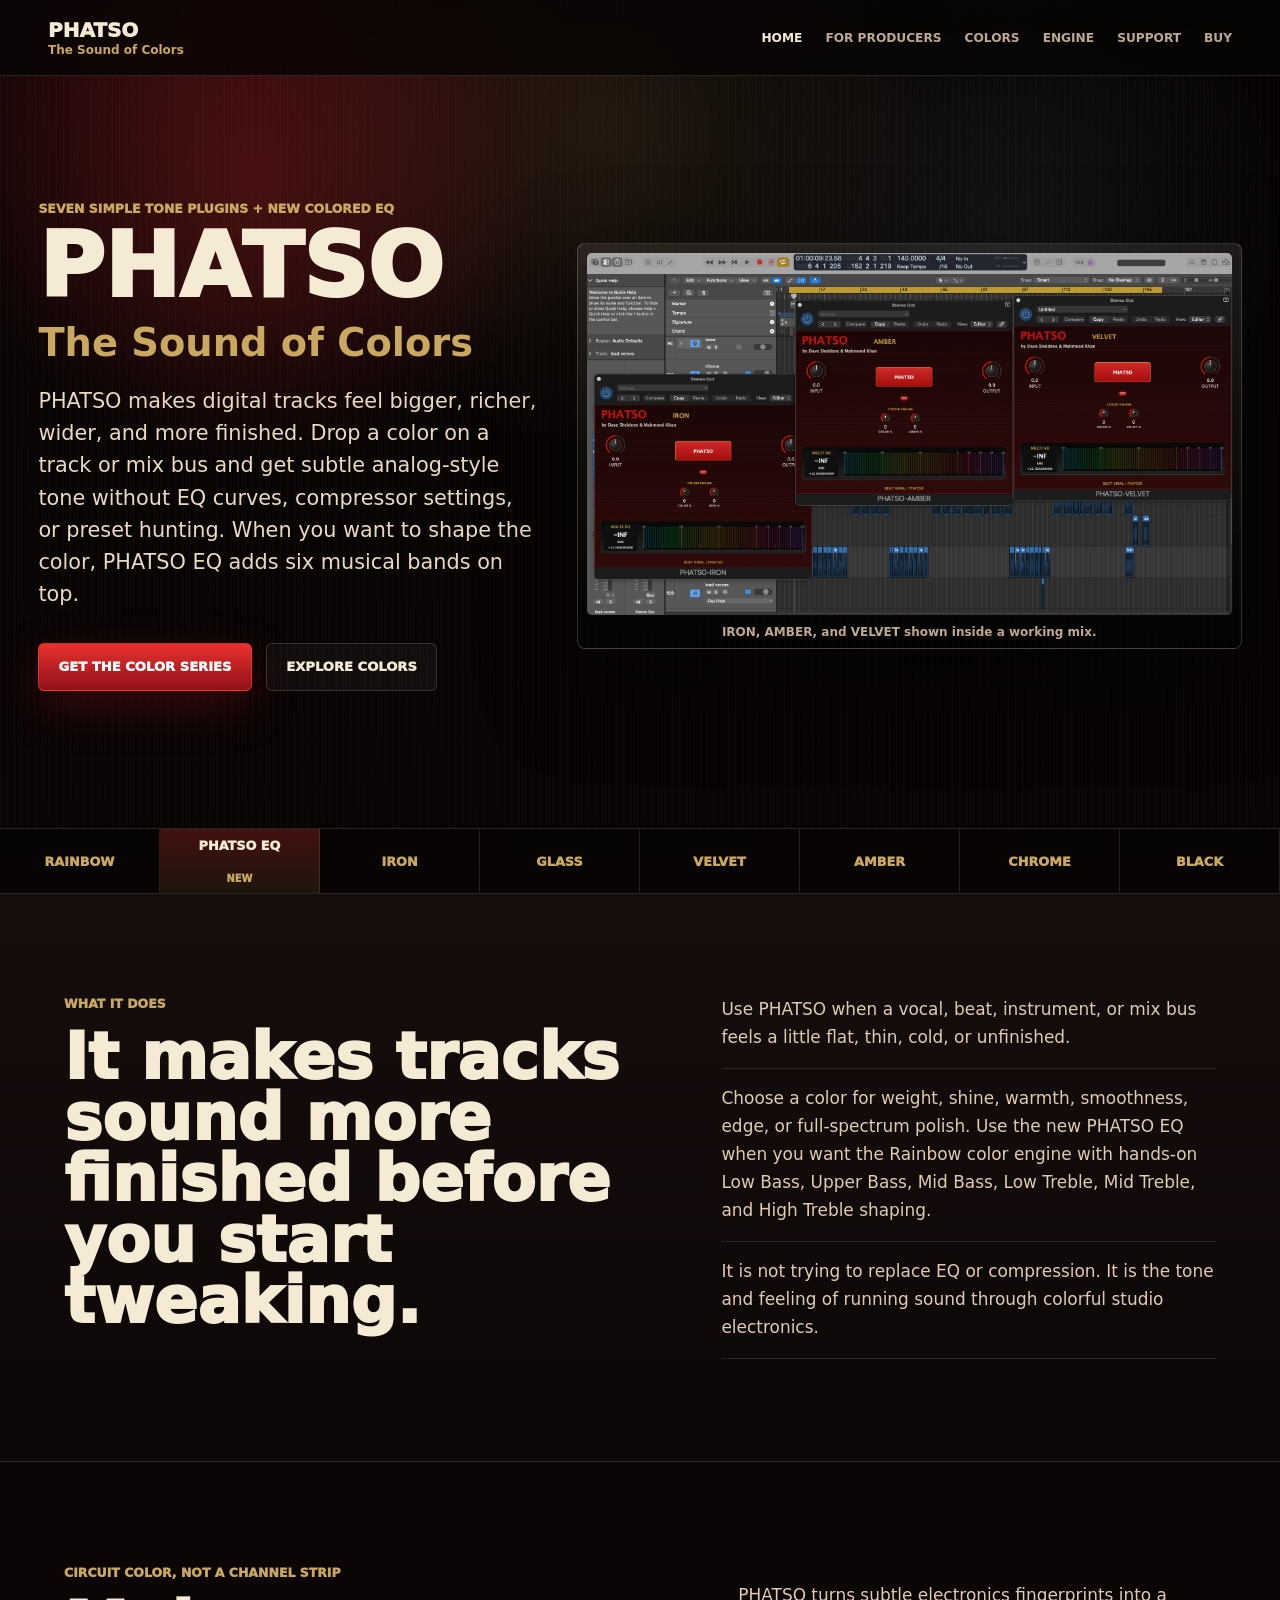
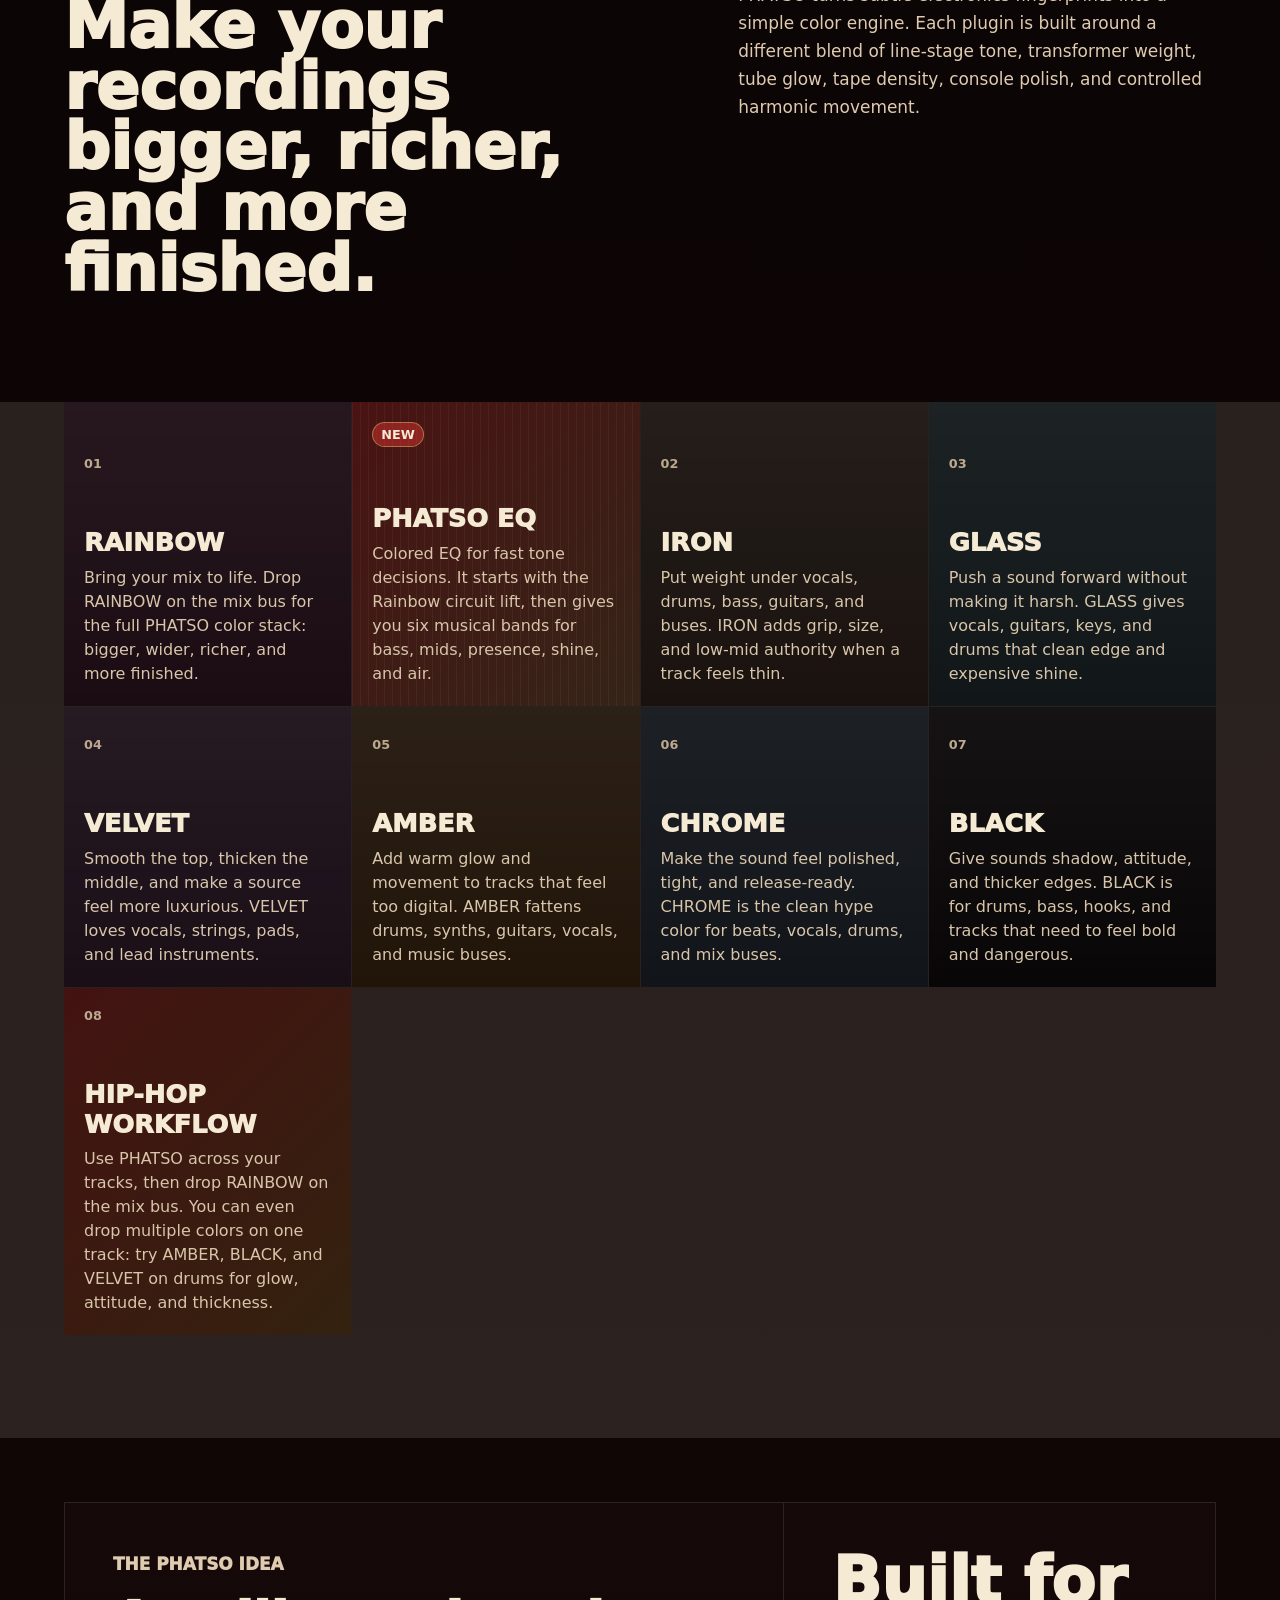
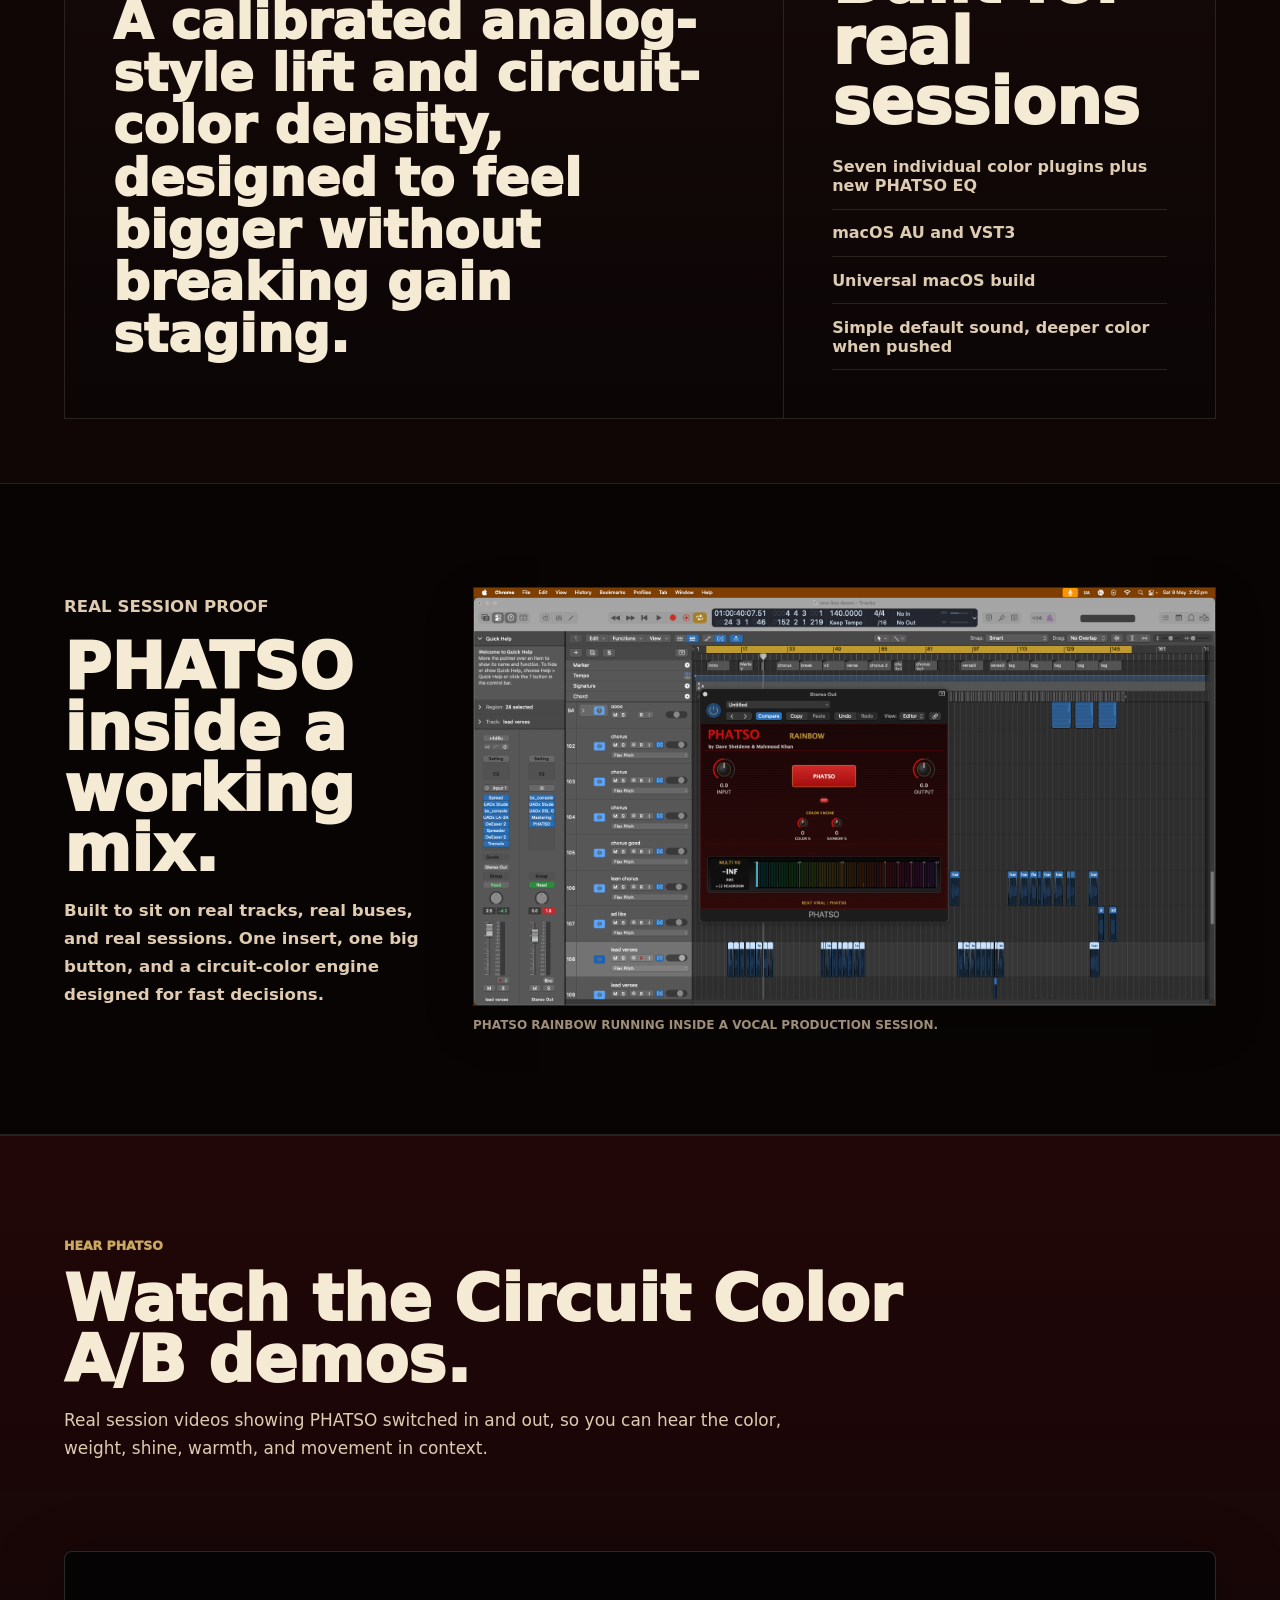
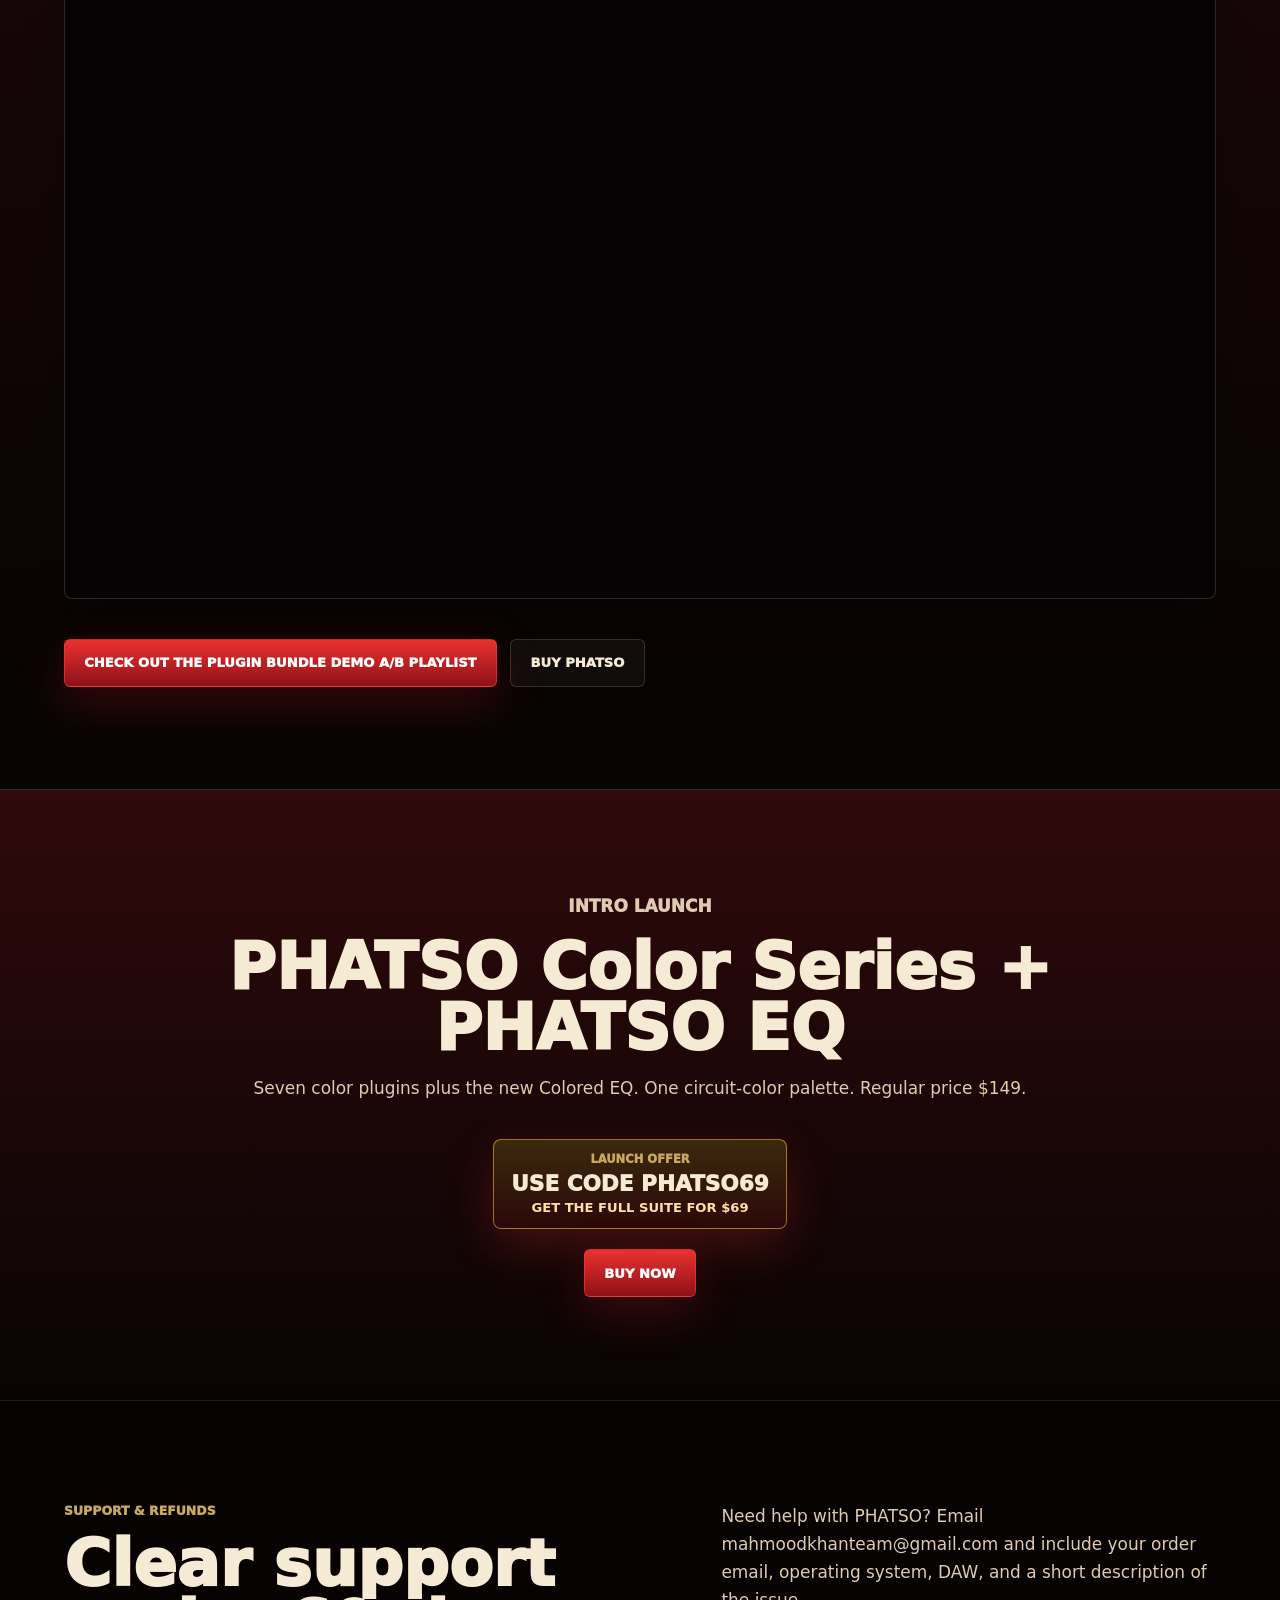
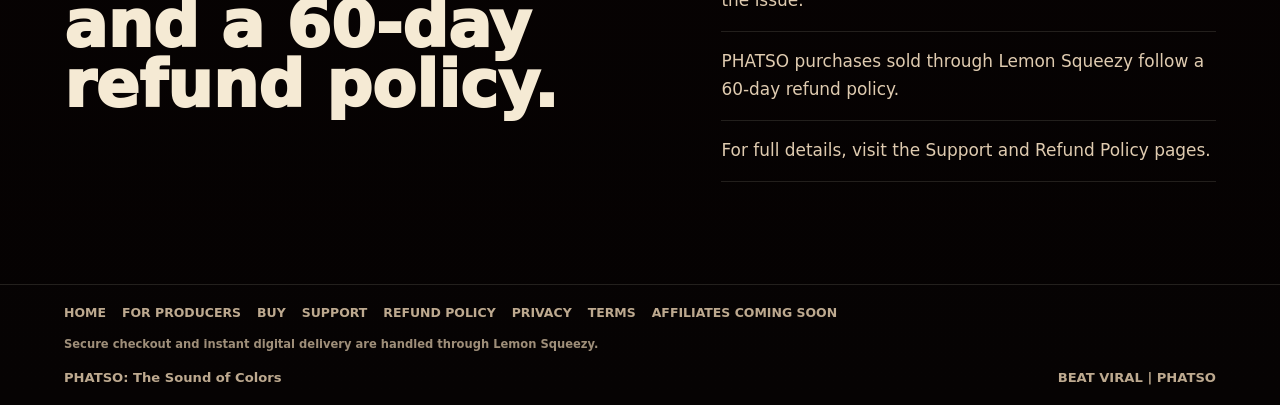
<file: index.html>
<!doctype html>
<html lang="en">
<head>
  <meta charset="utf-8">
  <meta name="viewport" content="width=device-width, initial-scale=1">
  <meta name="description" content="PHATSO Color Series and new PHATSO EQ: simple tone plugins that make digital tracks feel bigger, richer, wider, and more finished with subtle circuit color.">
  <title>PHATSO Color Series + PHATSO EQ</title>
  <link rel="stylesheet" href="styles.css?v=20260822a">
  <link rel="stylesheet" href="compliance.css?v=20260516a">
</head>
<body>
  <header class="site-header" aria-label="PHATSO header">
    <a class="brand-mark" href="#top" aria-label="PHATSO home">
      <span>PHATSO</span>
      <small>The Sound of Colors</small>
    </a>
    <nav aria-label="Primary navigation">
      <a href="index.html" aria-current="page">Home</a>
      <a href="for-producers/">For Producers</a>
      <a href="#colors">Colors</a>
      <a href="#engine">Engine</a>
      <a href="support.html">Support</a>
      <a href="#buy">Buy</a>
    </nav>
  </header>

  <main id="top">
    <section class="hero" aria-label="PHATSO Color Series">
      <div class="hero-art" aria-hidden="true"></div>
      <div class="hero-content">
        <p class="eyebrow">Seven simple tone plugins + new Colored EQ</p>
        <h1>PHATSO</h1>
        <p class="tagline">The Sound of Colors</p>
        <p class="hero-copy">
          PHATSO makes digital tracks feel bigger, richer, wider, and more finished.
          Drop a color on a track or mix bus and get subtle analog-style tone
          without EQ curves, compressor settings, or preset hunting.
          When you want to shape the color, PHATSO EQ adds six musical bands on top.
        </p>
        <div class="hero-actions">
          <a class="button primary" href="#buy">Get the Color Series</a>
          <a class="button ghost" href="#colors">Explore colors</a>
        </div>
      </div>
      <figure class="hero-session" aria-label="PHATSO plugin suite inside a DAW session">
        <img src="assets/phatso-color-stack-iron-amber-velvet.png" alt="PHATSO IRON, AMBER, and VELVET plugins open inside a DAW mix session">
        <figcaption>IRON, AMBER, and VELVET shown inside a working mix.</figcaption>
      </figure>
    </section>

    <section class="strip" aria-label="PHATSO product line">
      <span>RAINBOW</span>
      <span class="new-product">PHATSO EQ <em>NEW</em></span>
      <span>IRON</span>
      <span>GLASS</span>
      <span>VELVET</span>
      <span>AMBER</span>
      <span>CHROME</span>
      <span>BLACK</span>
    </section>

    <section class="section plain-answer" aria-label="What PHATSO does">
      <div>
        <p class="eyebrow">What it does</p>
        <h2>It makes tracks sound more finished before you start tweaking.</h2>
      </div>
      <div class="answer-list">
        <p>
          Use PHATSO when a vocal, beat, instrument, or mix bus feels a little flat,
          thin, cold, or unfinished.
        </p>
        <p>
          Choose a color for weight, shine, warmth, smoothness, edge, or full-spectrum
          polish. Use the new PHATSO EQ when you want the Rainbow color engine with
          hands-on Low Bass, Upper Bass, Mid Bass, Low Treble, Mid Treble, and High
          Treble shaping.
        </p>
        <p>
          It is not trying to replace EQ or compression. It is the tone and feeling
          of running sound through colorful studio electronics.
        </p>
      </div>
    </section>

    <section class="section intro" id="engine">
      <div>
        <p class="eyebrow">Circuit color, not a channel strip</p>
        <h2>Make your recordings bigger, richer, and more finished.</h2>
      </div>
      <p>
        PHATSO turns subtle electronics fingerprints into a simple color engine.
        Each plugin is built around a different blend of line-stage tone,
        transformer weight, tube glow, tape density, console polish, and
        controlled harmonic movement.
      </p>
    </section>

    <section class="section color-grid" id="colors" aria-label="PHATSO colors">
      <article class="color-card rainbow">
        <span>01</span>
        <h3>RAINBOW</h3>
        <p>Bring your mix to life. Drop RAINBOW on the mix bus for the full PHATSO color stack: bigger, wider, richer, and more finished.</p>
      </article>
      <article class="color-card eq-new">
        <span>NEW</span>
        <h3>PHATSO EQ</h3>
        <p>Colored EQ for fast tone decisions. It starts with the Rainbow circuit lift, then gives you six musical bands for bass, mids, presence, shine, and air.</p>
      </article>
      <article class="color-card iron">
        <span>02</span>
        <h3>IRON</h3>
        <p>Put weight under vocals, drums, bass, guitars, and buses. IRON adds grip, size, and low-mid authority when a track feels thin.</p>
      </article>
      <article class="color-card glass">
        <span>03</span>
        <h3>GLASS</h3>
        <p>Push a sound forward without making it harsh. GLASS gives vocals, guitars, keys, and drums that clean edge and expensive shine.</p>
      </article>
      <article class="color-card velvet">
        <span>04</span>
        <h3>VELVET</h3>
        <p>Smooth the top, thicken the middle, and make a source feel more luxurious. VELVET loves vocals, strings, pads, and lead instruments.</p>
      </article>
      <article class="color-card amber">
        <span>05</span>
        <h3>AMBER</h3>
        <p>Add warm glow and movement to tracks that feel too digital. AMBER fattens drums, synths, guitars, vocals, and music buses.</p>
      </article>
      <article class="color-card chrome">
        <span>06</span>
        <h3>CHROME</h3>
        <p>Make the sound feel polished, tight, and release-ready. CHROME is the clean hype color for beats, vocals, drums, and mix buses.</p>
      </article>
      <article class="color-card black">
        <span>07</span>
        <h3>BLACK</h3>
        <p>Give sounds shadow, attitude, and thicker edges. BLACK is for drums, bass, hooks, and tracks that need to feel bold and dangerous.</p>
      </article>
      <article class="color-card producer">
        <span>08</span>
        <h3>HIP-HOP WORKFLOW</h3>
        <p>Use PHATSO across your tracks, then drop RAINBOW on the mix bus. You can even drop multiple colors on one track: try AMBER, BLACK, and VELVET on drums for glow, attitude, and thickness.</p>
      </article>
    </section>

    <section class="section proof">
      <div class="proof-panel">
        <p class="eyebrow">The PHATSO idea</p>
        <blockquote>
          A calibrated analog-style lift and circuit-color density, designed to
          feel bigger without breaking gain staging.
        </blockquote>
      </div>
      <div class="format-panel">
        <h2>Built for real sessions</h2>
        <ul>
          <li>Seven individual color plugins plus new PHATSO EQ</li>
          <li>macOS AU and VST3</li>
          <li>Universal macOS build</li>
          <li>Simple default sound, deeper color when pushed</li>
        </ul>
      </div>
    </section>

    <section class="section session-showcase" id="session-proof" aria-label="PHATSO in a real session">
      <div class="session-copy">
        <p class="eyebrow">Real session proof</p>
        <h2>PHATSO inside a working mix.</h2>
        <p>
          Built to sit on real tracks, real buses, and real sessions. One insert,
          one big button, and a circuit-color engine designed for fast decisions.
        </p>
      </div>
      <figure class="session-frame">
        <img src="assets/phatso-logic-session.png" alt="PHATSO RAINBOW plugin open inside a DAW mix session">
        <figcaption>PHATSO RAINBOW running inside a vocal production session.</figcaption>
      </figure>
    </section>

    <section class="section video-showcase" id="demos" aria-label="PHATSO A/B demo playlist">
      <div class="section-heading">
        <p class="eyebrow">Hear PHATSO</p>
        <h2>Watch the Circuit Color A/B demos.</h2>
        <p class="section-copy">
          Real session videos showing PHATSO switched in and out, so you can hear
          the color, weight, shine, warmth, and movement in context.
        </p>
      </div>
      <div class="video-frame">
        <iframe
          src="https://www.youtube.com/embed/videoseries?list=PLWny2VF9f3QQKqo2jHIHOsKiudsxuGbh_"
          title="PHATSO Circuit Color Plugin A/B Demos playlist"
          allow="accelerometer; autoplay; clipboard-write; encrypted-media; gyroscope; picture-in-picture; web-share"
          allowfullscreen></iframe>
      </div>
      <div class="video-actions">
        <a class="button primary" href="https://www.youtube.com/playlist?list=PLWny2VF9f3QQKqo2jHIHOsKiudsxuGbh_" target="_blank" rel="noopener">Check out the plugin bundle demo A/B playlist</a>
        <a class="button ghost" href="https://phatso.lemonsqueezy.com/checkout/buy/368170a7-648a-4319-b9f5-aeb4636a27fd" target="_blank" rel="noopener">Buy PHATSO</a>
      </div>
    </section>

    <section class="buy-band" id="buy">
      <p class="eyebrow">Intro launch</p>
      <h2>PHATSO Color Series + PHATSO EQ</h2>
      <p>Seven color plugins plus the new Colored EQ. One circuit-color palette. Regular price $149.</p>
      <div class="launch-badge" aria-label="Launch offer">
        <span>Launch offer</span>
        <strong>Use code PHATSO69</strong>
        <em>Get the full suite for $69</em>
      </div>
      <a class="button primary" href="https://phatso.lemonsqueezy.com/checkout/buy/368170a7-648a-4319-b9f5-aeb4636a27fd" target="_blank" rel="noopener" aria-label="Buy PHATSO Color Series">Buy now</a>
    </section>

    <section class="section support-summary">
      <div>
        <p class="eyebrow">Support &amp; refunds</p>
        <h2>Clear support and a 60-day refund policy.</h2>
      </div>
      <div class="answer-list">
        <p>
          Need help with PHATSO? Email
          <a href="mailto:mahmoodkhanteam@gmail.com">mahmoodkhanteam@gmail.com</a>
          and include your order email, operating system, DAW, and a short
          description of the issue.
        </p>
        <p>
          PHATSO purchases sold through Lemon Squeezy follow a 60-day
          refund policy.
        </p>
        <p>
          For full details, visit the <a href="support.html">Support</a> and
          <a href="refund.html">Refund Policy</a> pages.
        </p>
      </div>
    </section>
  </main>

  <footer class="site-footer">
    <nav class="footer-nav" aria-label="Footer navigation">
      <a href="index.html">Home</a>
      <a href="for-producers/">For Producers</a>
      <a href="https://phatso.lemonsqueezy.com/checkout/buy/368170a7-648a-4319-b9f5-aeb4636a27fd" target="_blank" rel="noopener">Buy</a>
      <a href="support.html">Support</a>
      <a href="refund.html">Refund Policy</a>
      <a href="privacy.html">Privacy</a>
      <a href="terms.html">Terms</a>
      <a href="affiliates.html">Affiliates coming soon</a>
    </nav>
    <p class="platform-note">Secure checkout and instant digital delivery are handled through Lemon Squeezy.</p>
    <span>PHATSO: The Sound of Colors</span>
    <span>BEAT VIRAL | PHATSO</span>
  </footer>

  <script src="script.js"></script>
</body>
</html>
</file>
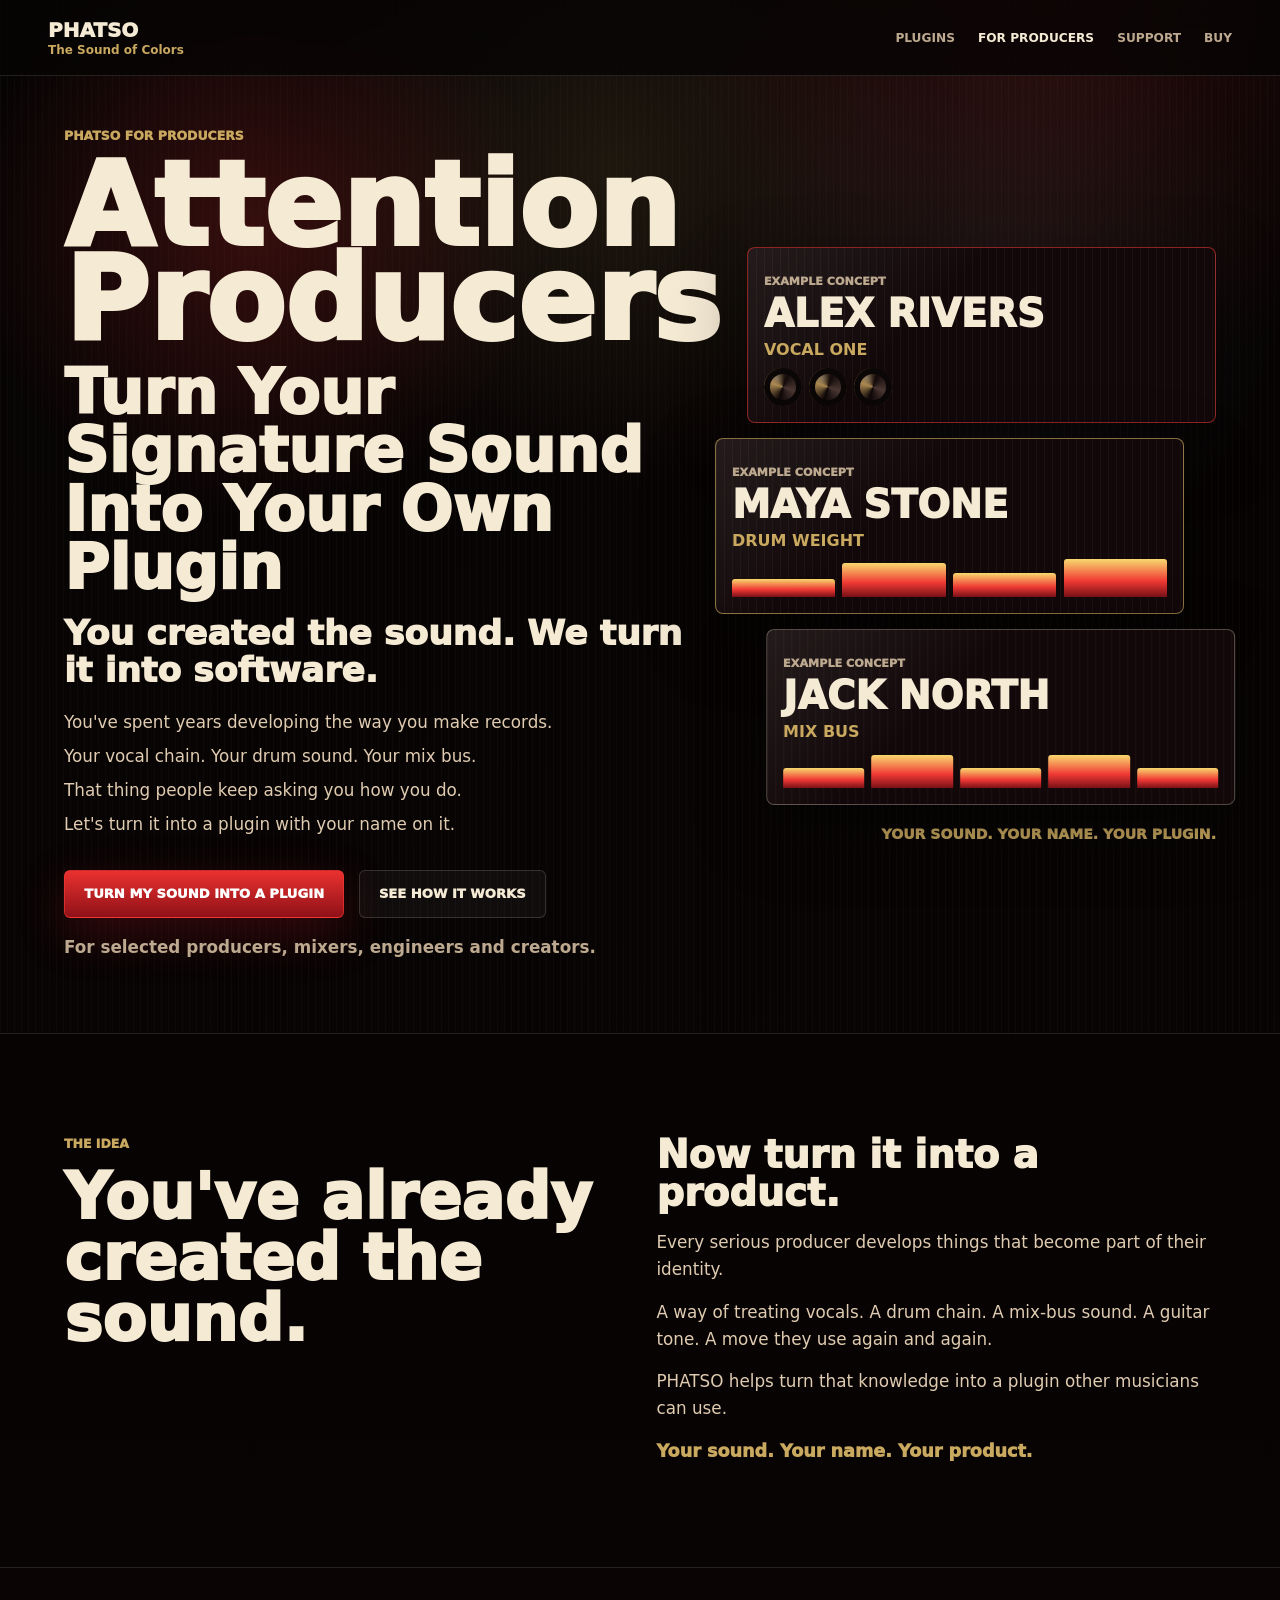
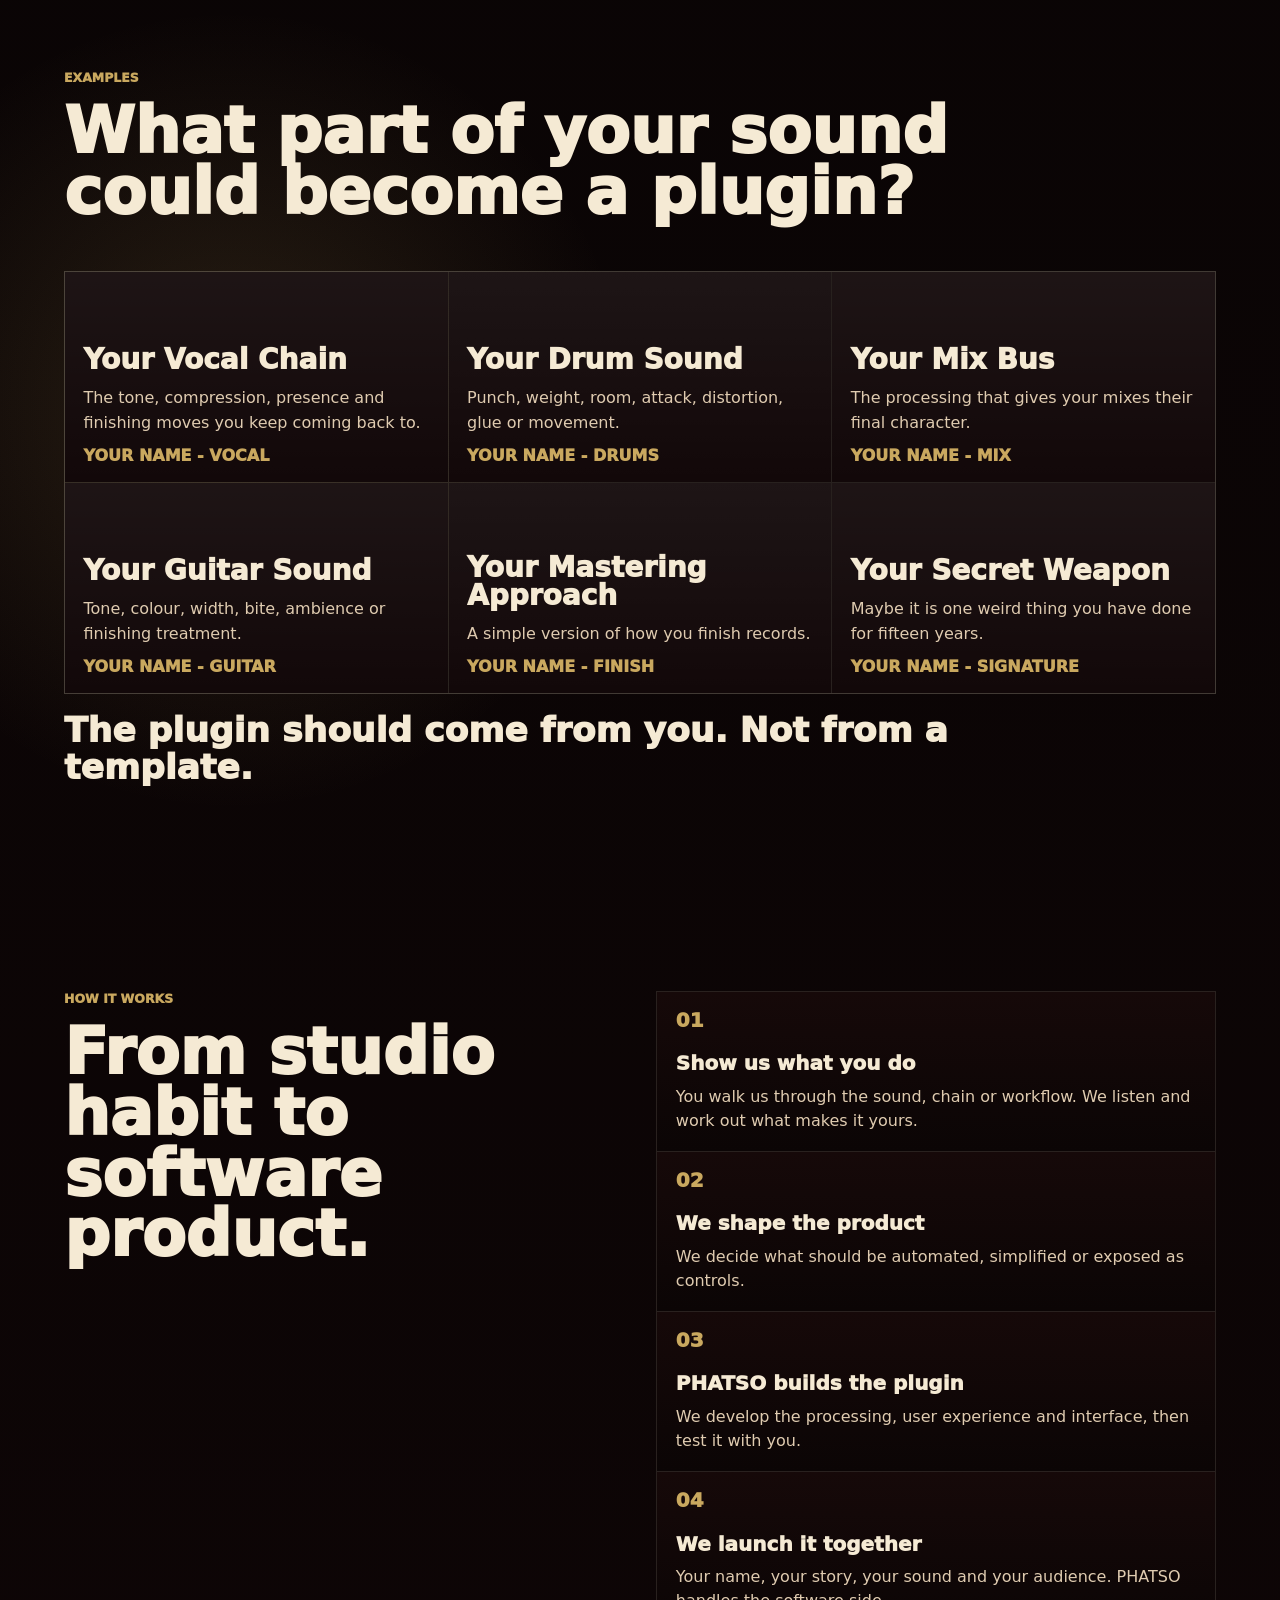
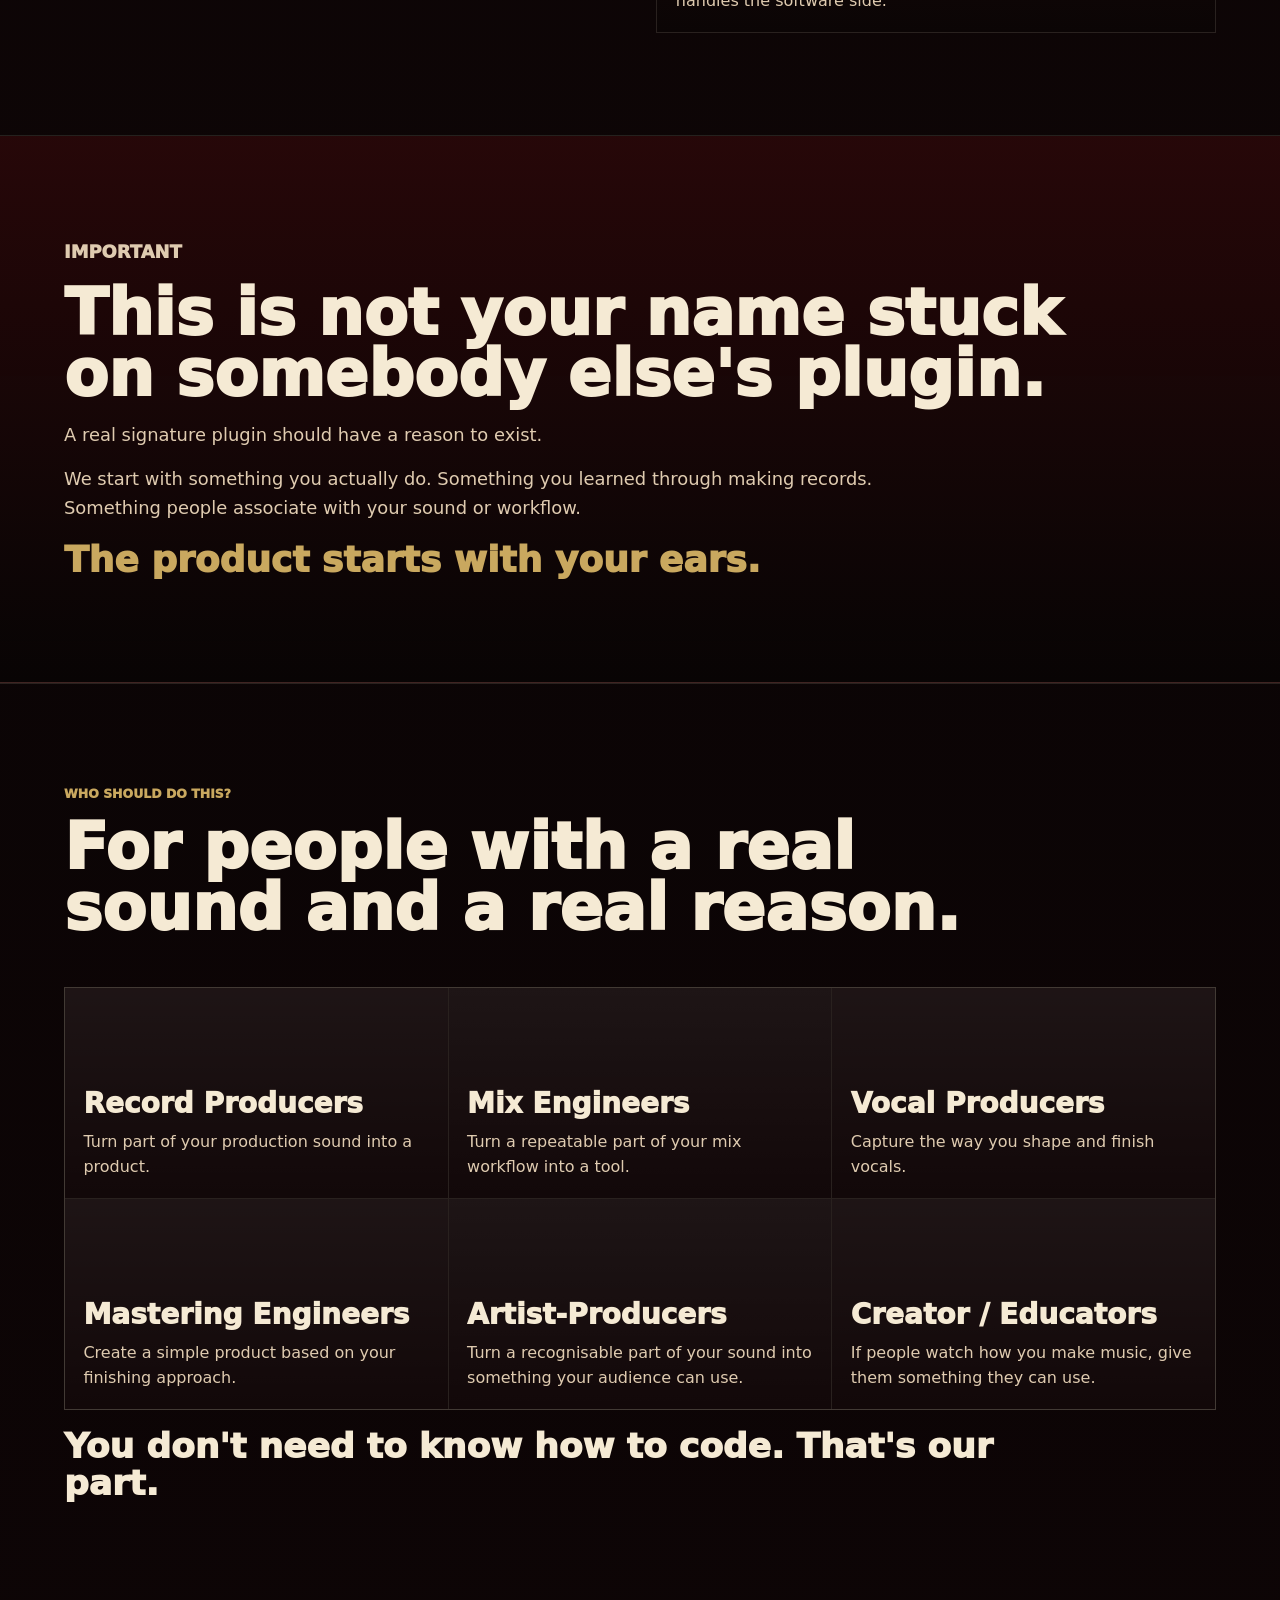
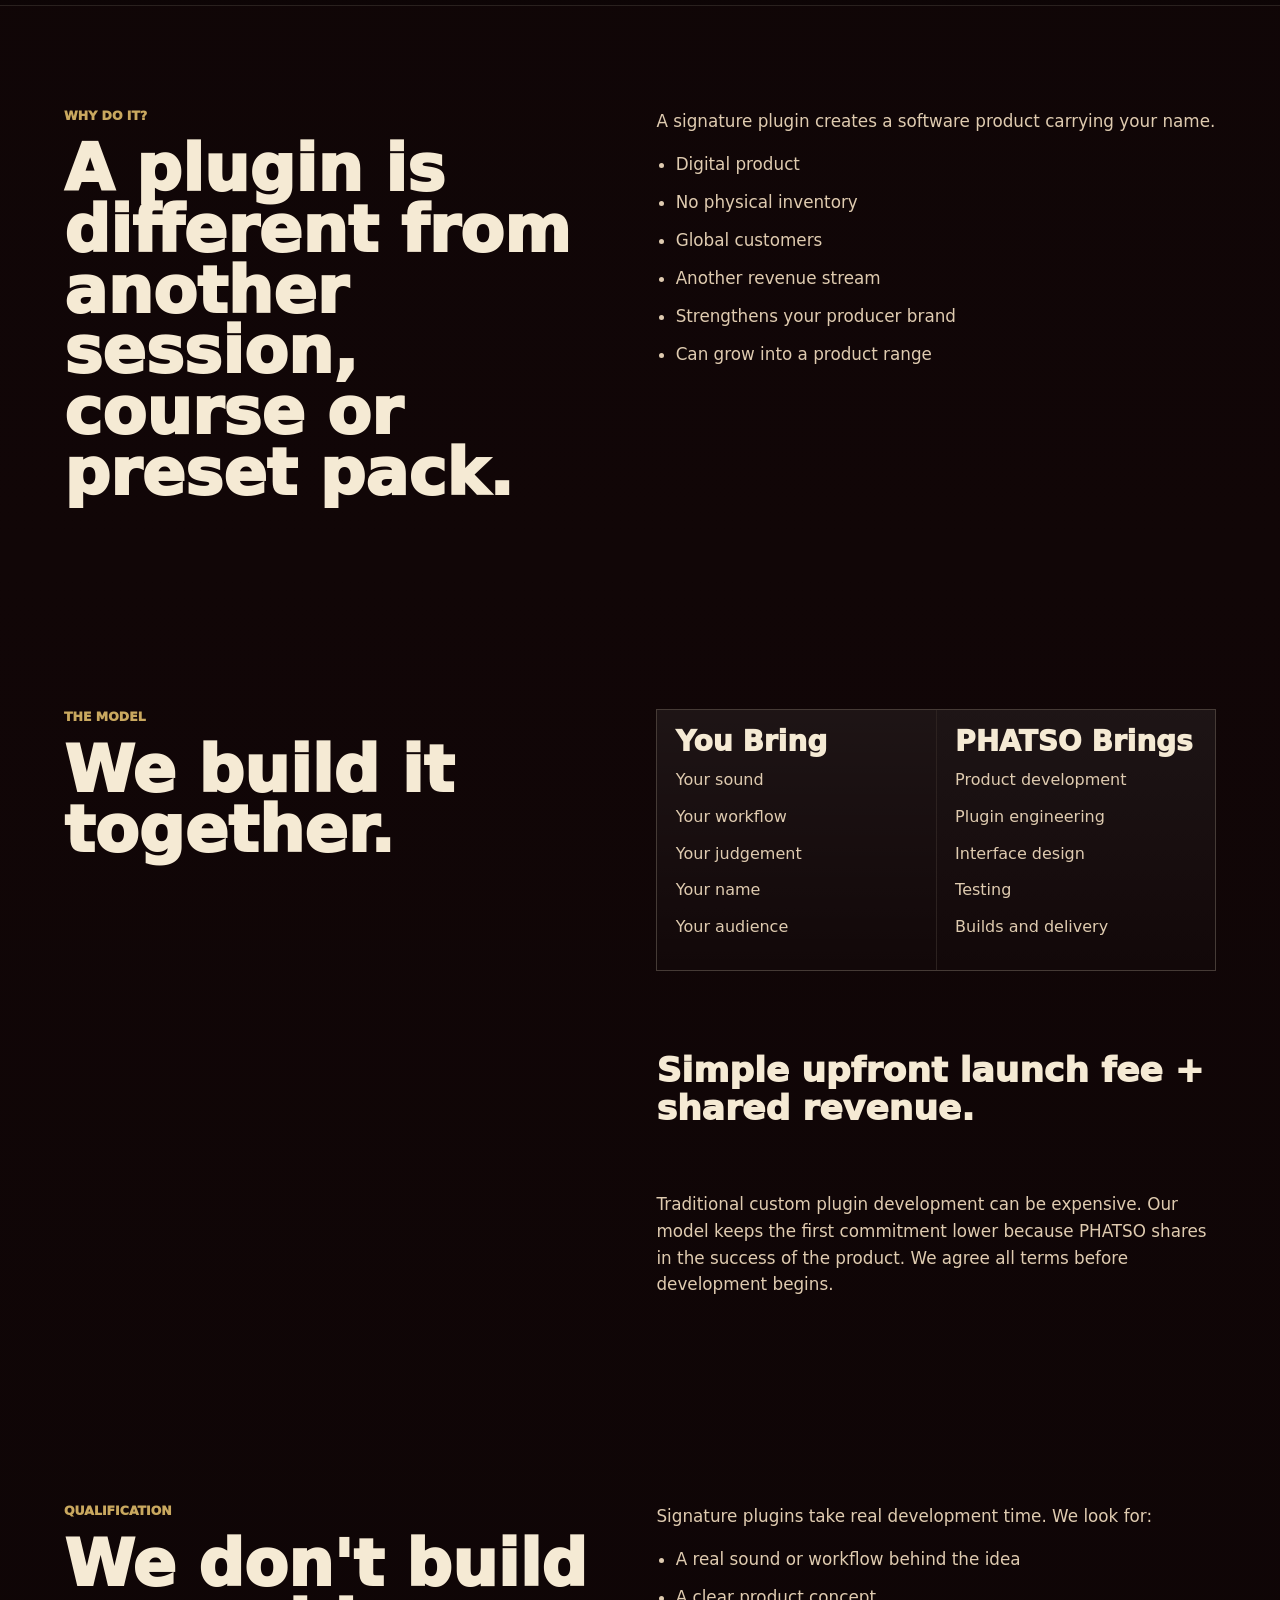
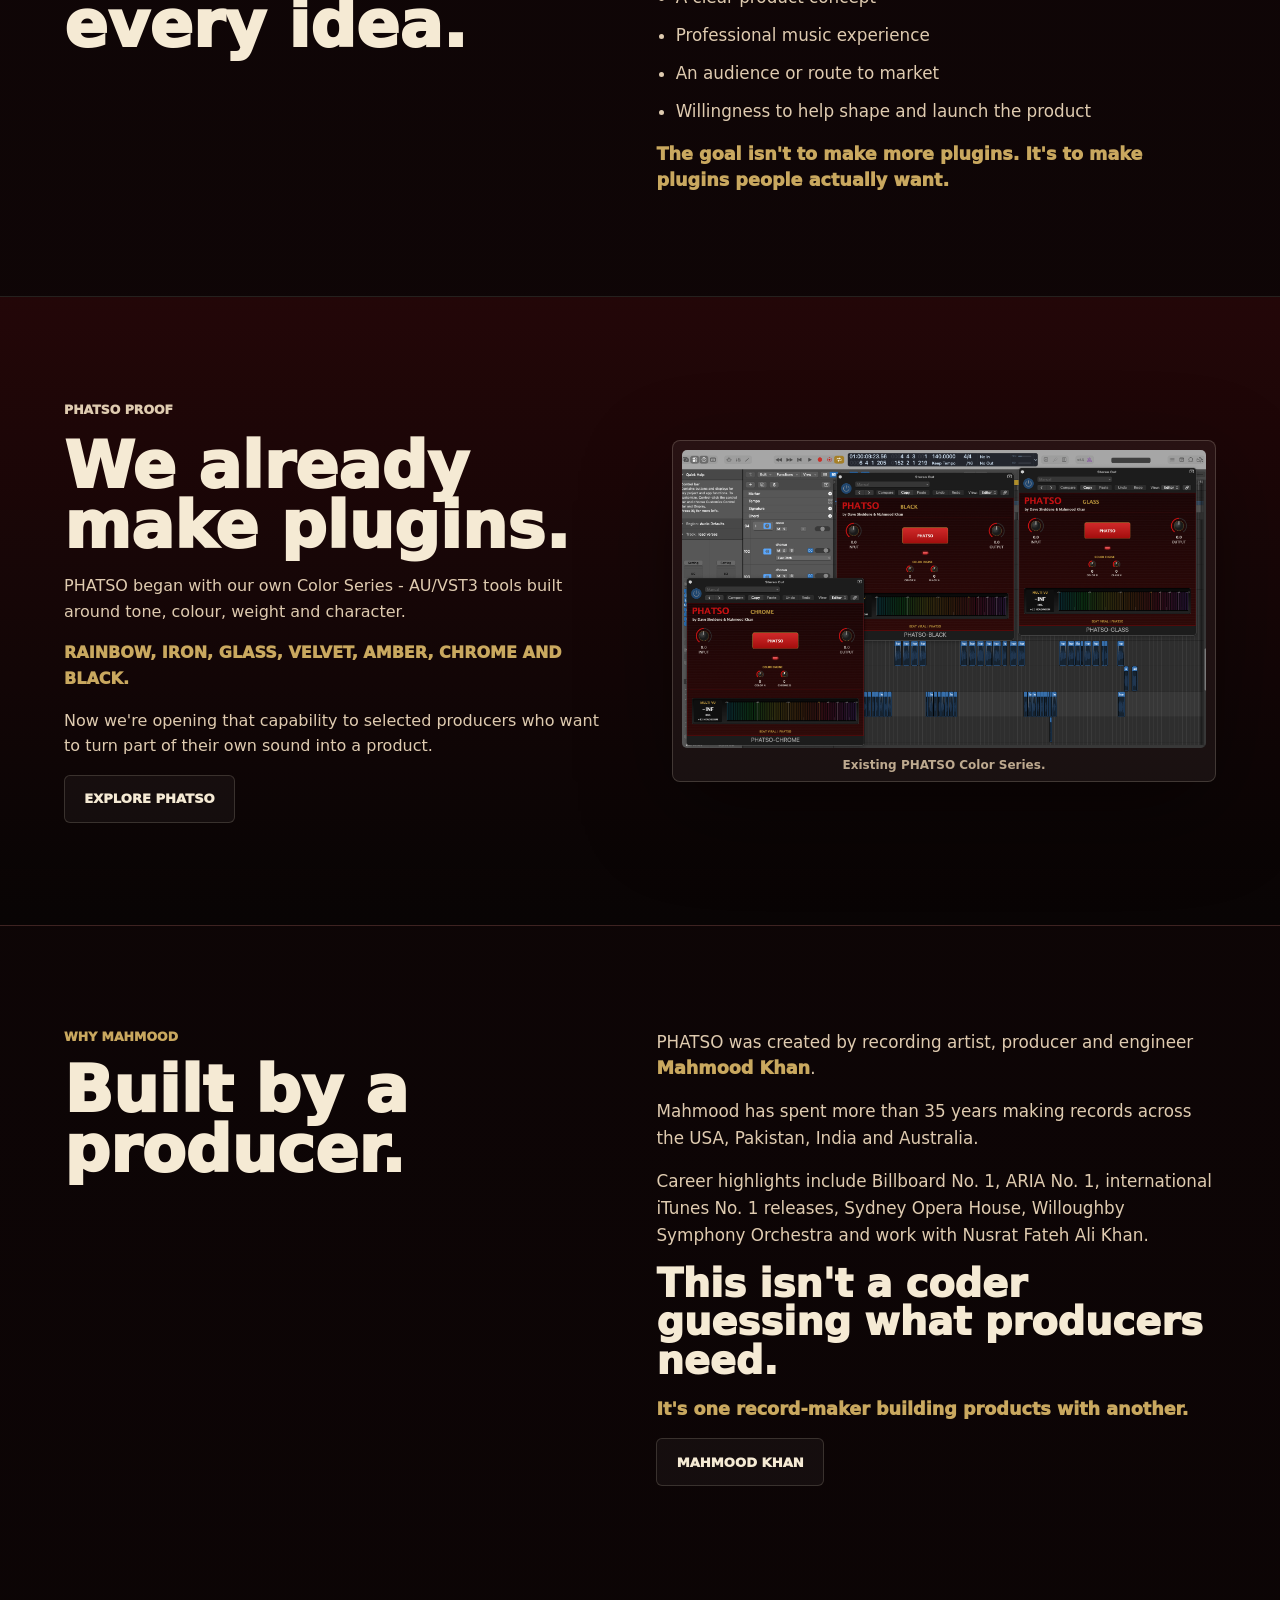
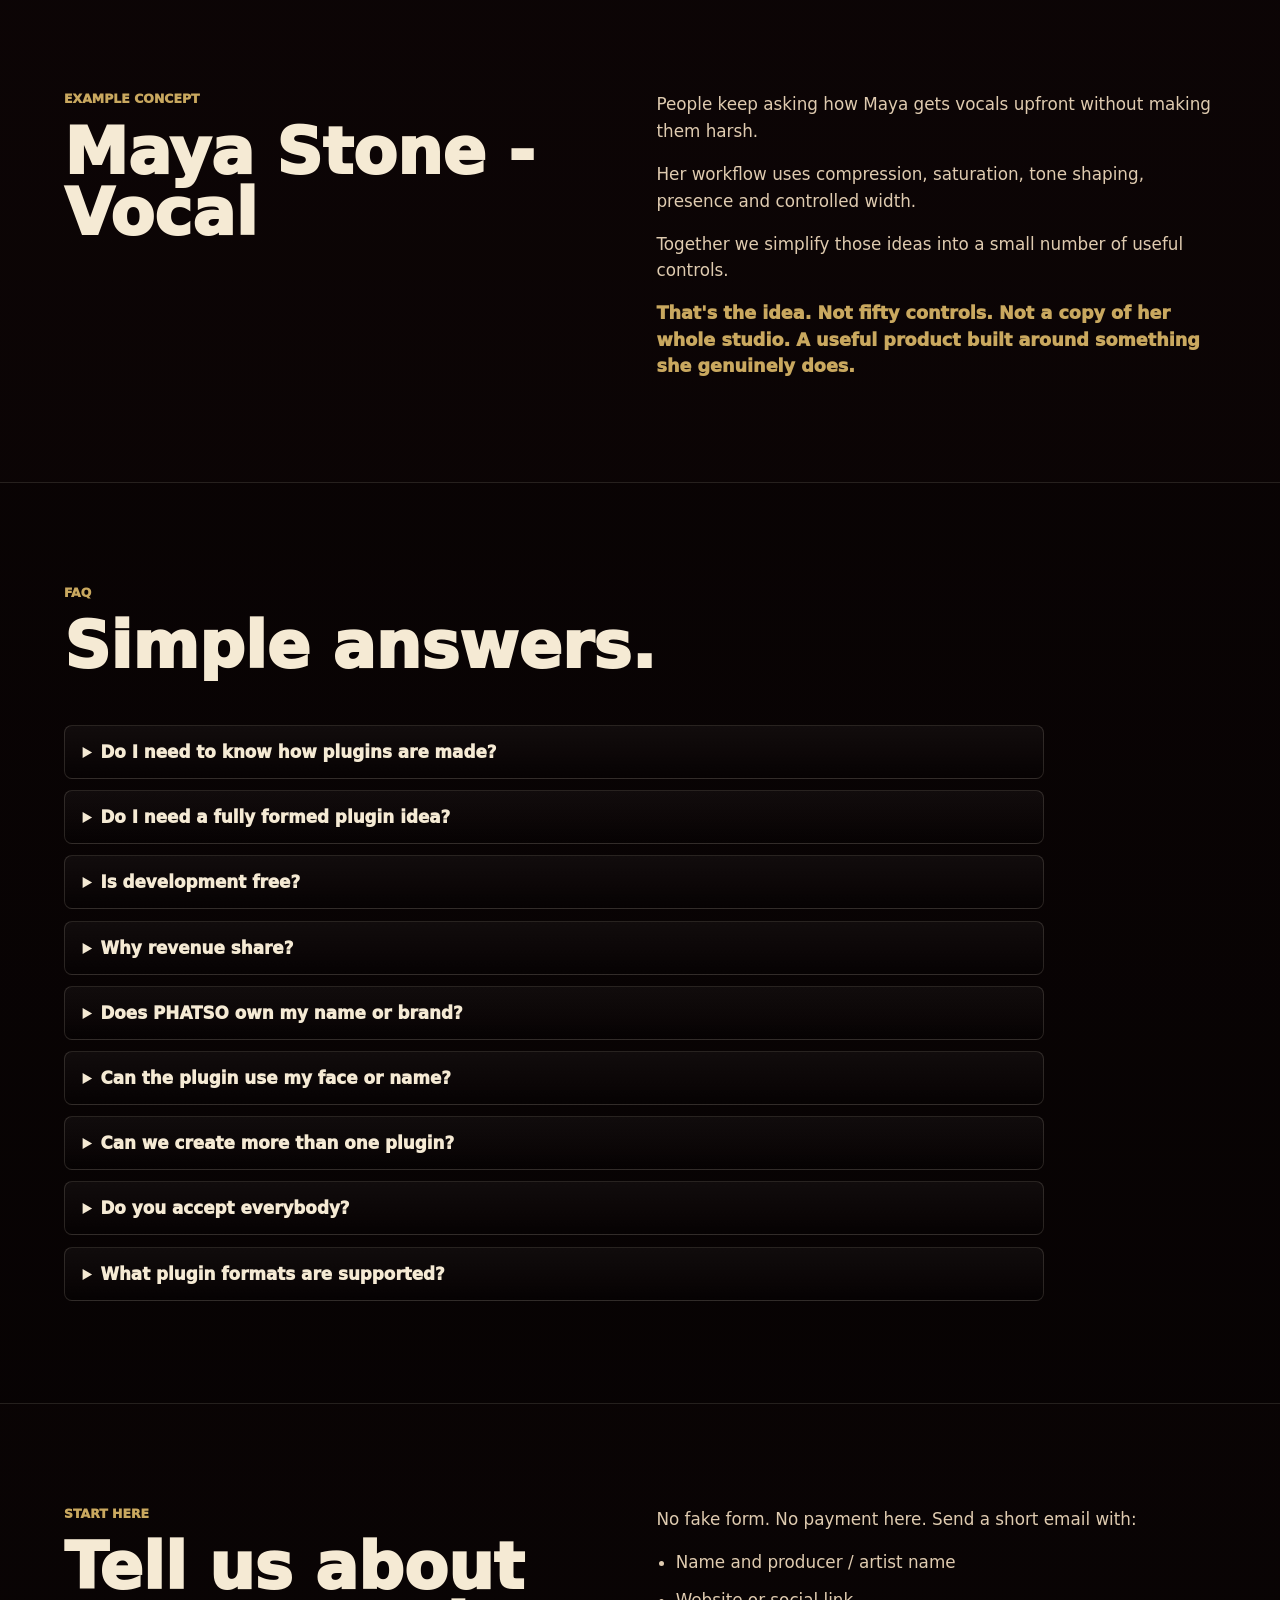
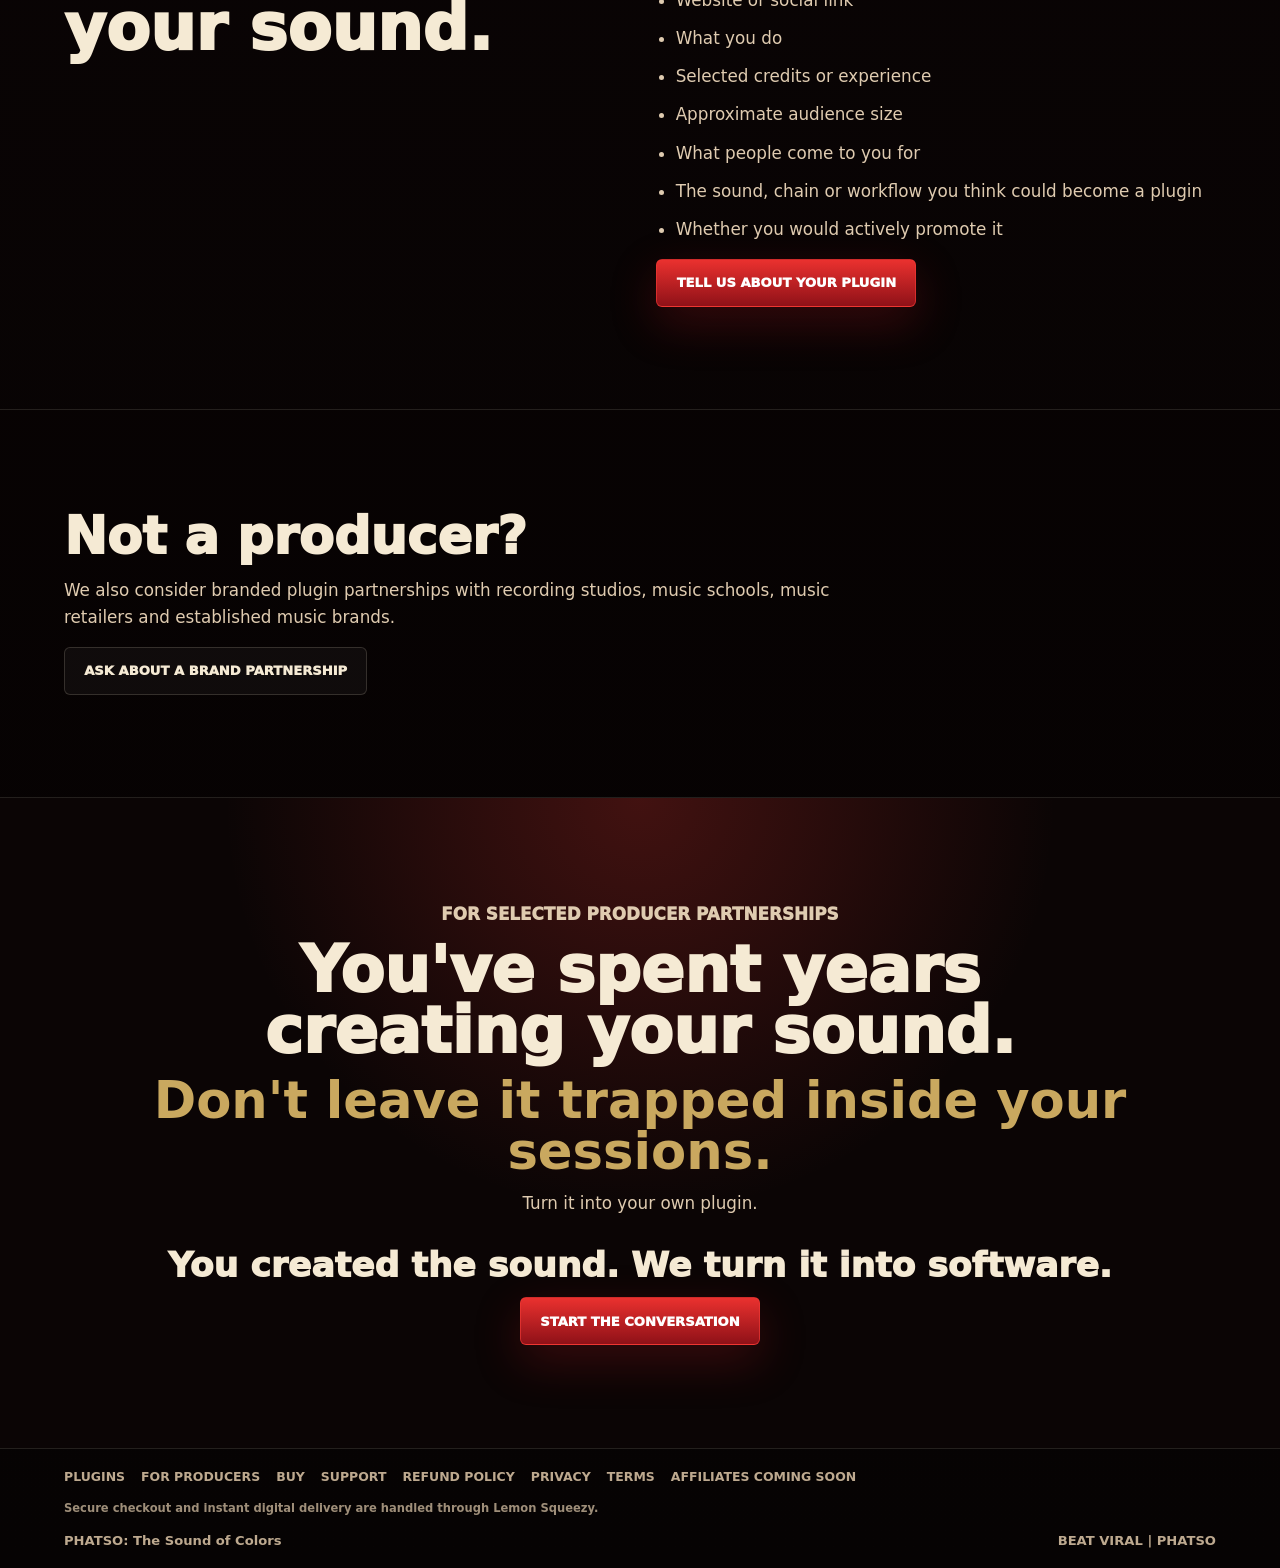
<file: branded-plugins/index.html>
<!doctype html>
<html lang="en">
<head>
  <meta charset="utf-8">
  <meta name="viewport" content="width=device-width, initial-scale=1">
  <meta http-equiv="refresh" content="0; url=../for-producers/">
  <link rel="canonical" href="https://beatviral.github.io/Phatso/for-producers/">
  <title>PHATSO for Producers</title>
</head>
<body>
  <p><a href="../for-producers/">PHATSO for Producers</a></p>
</body>
</html>
</file>
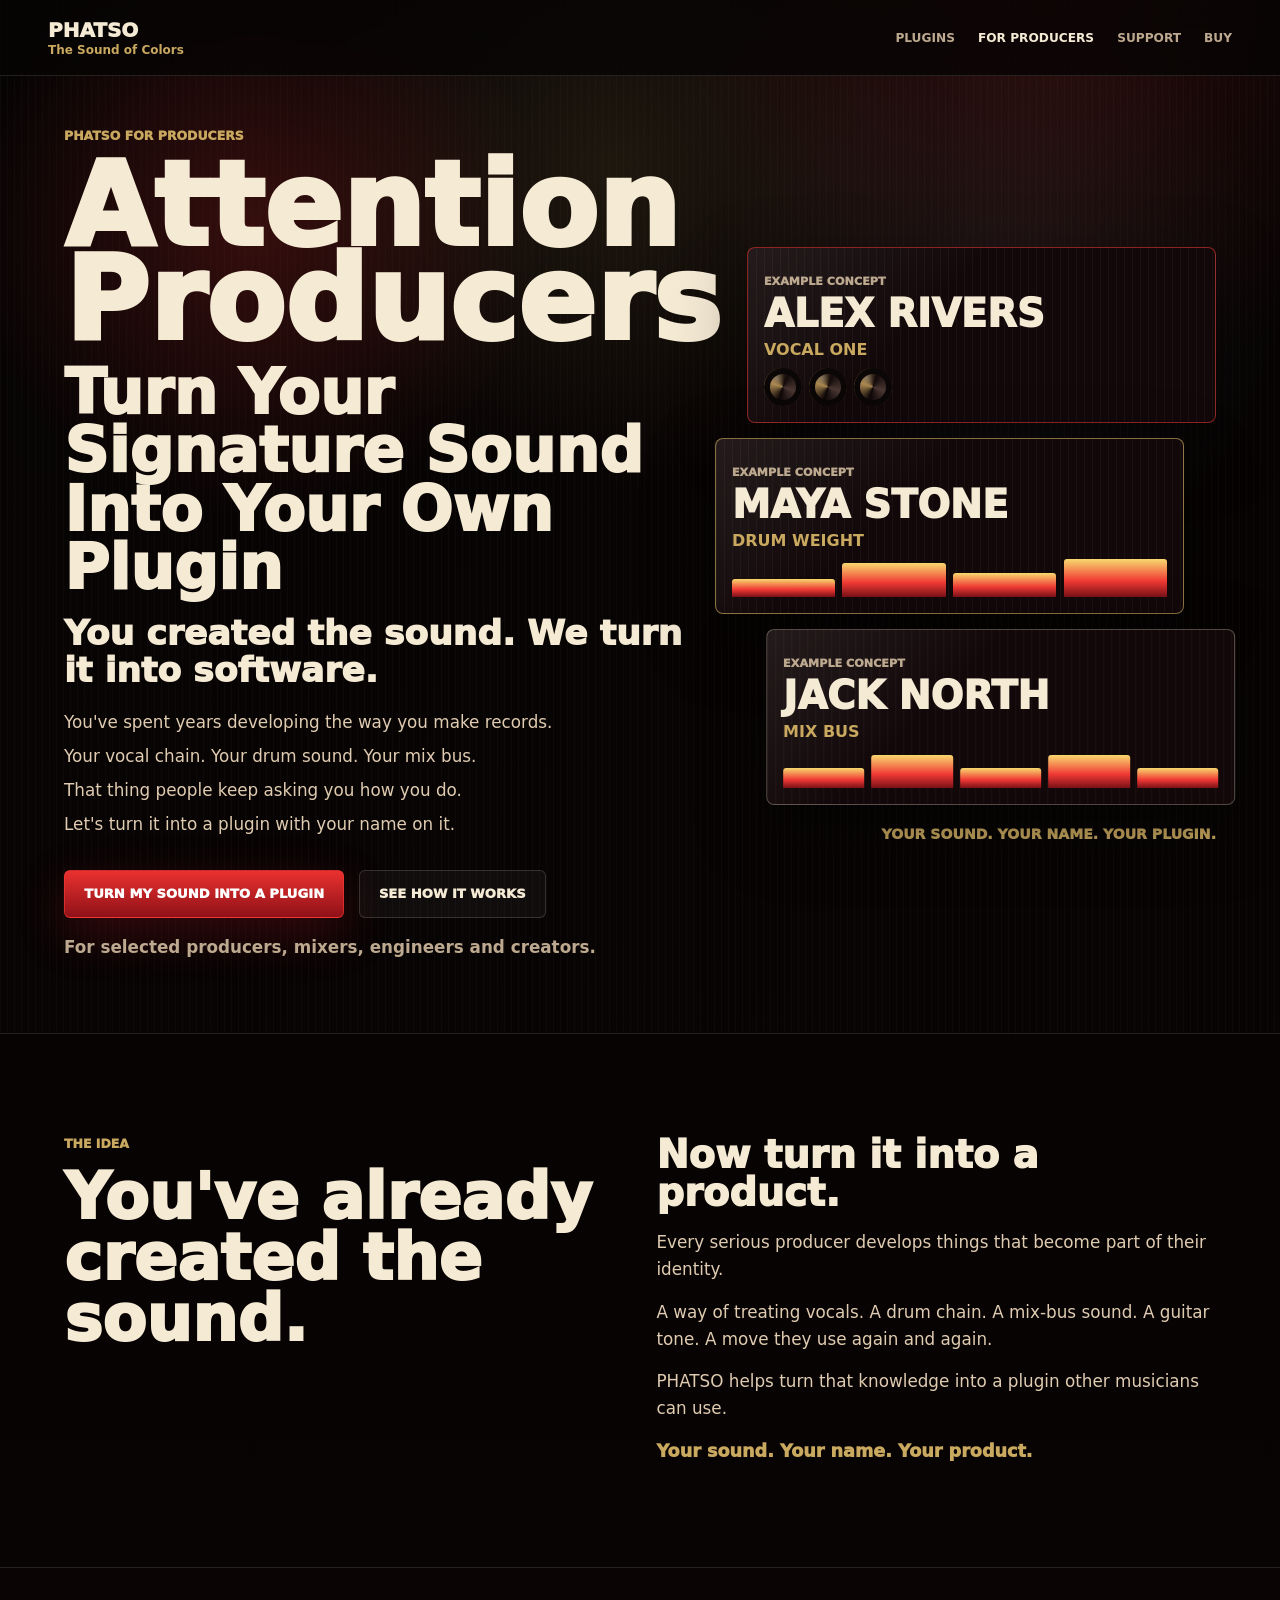
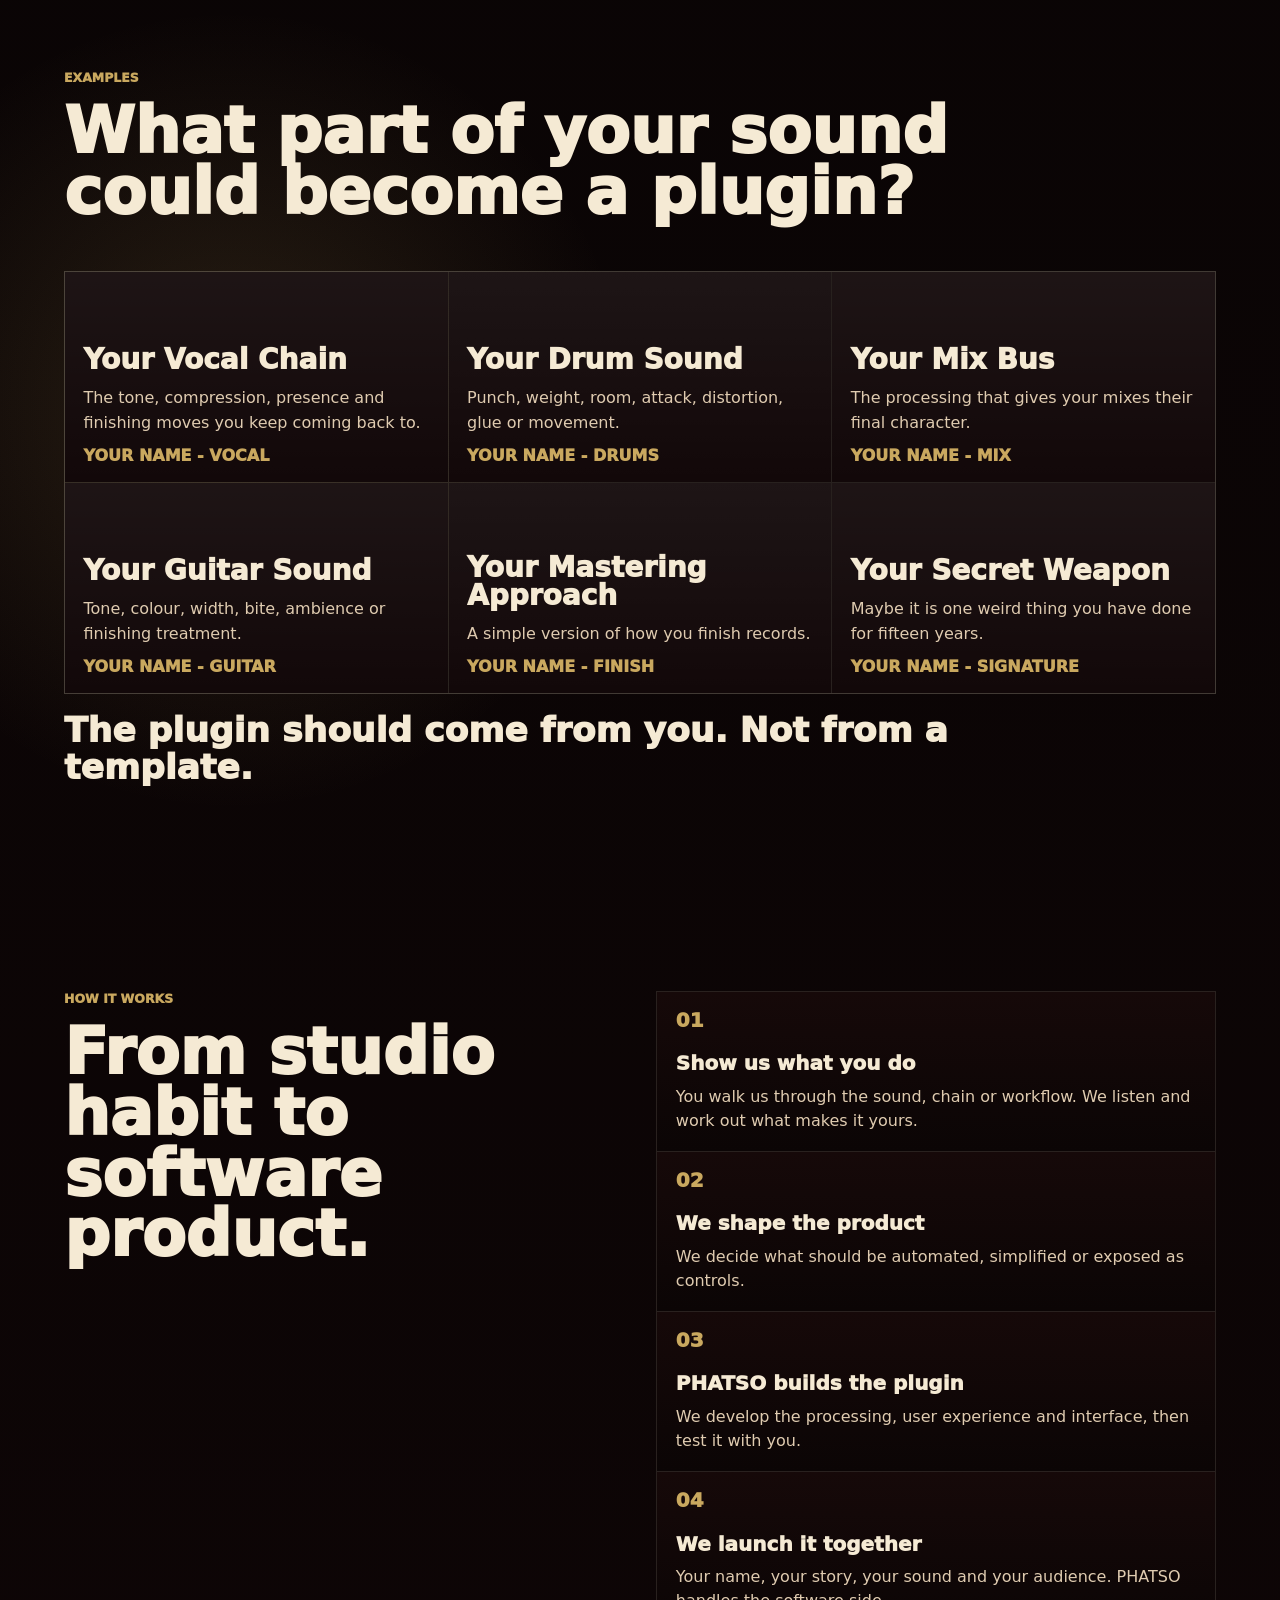
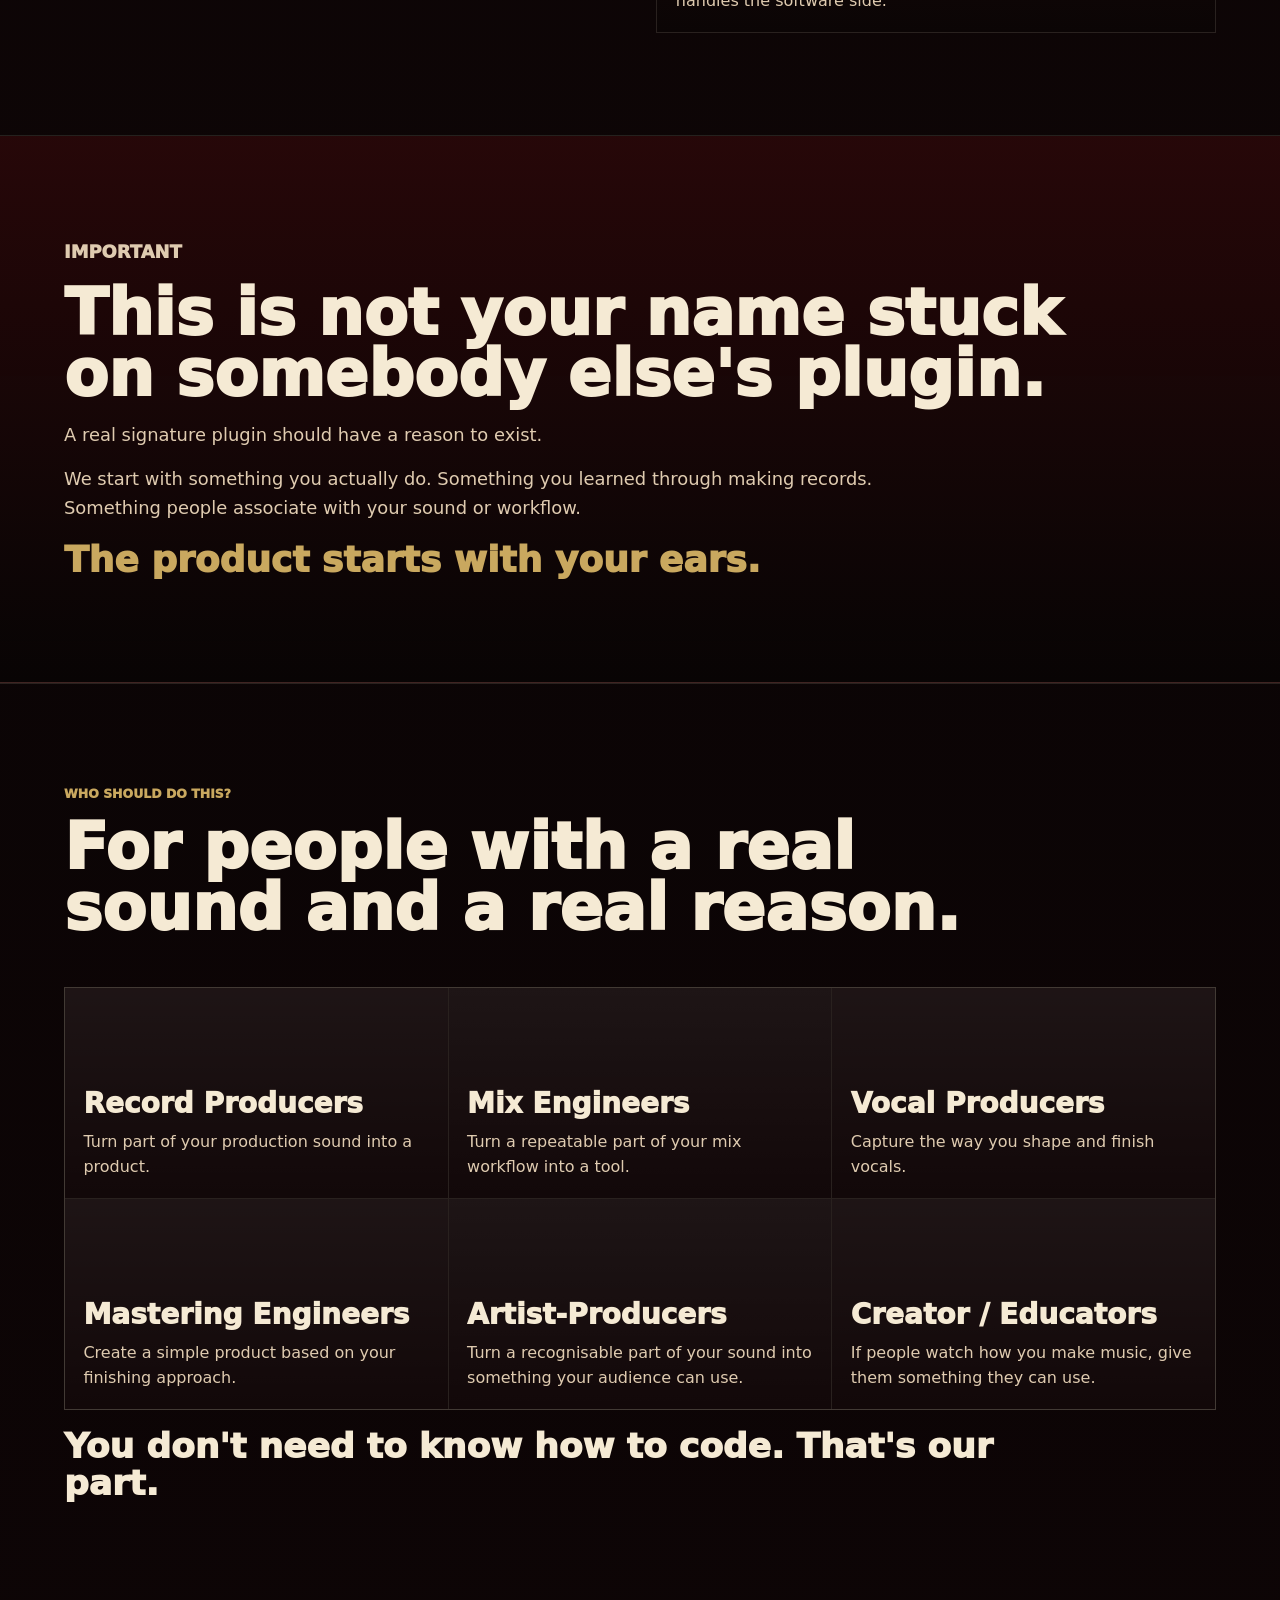
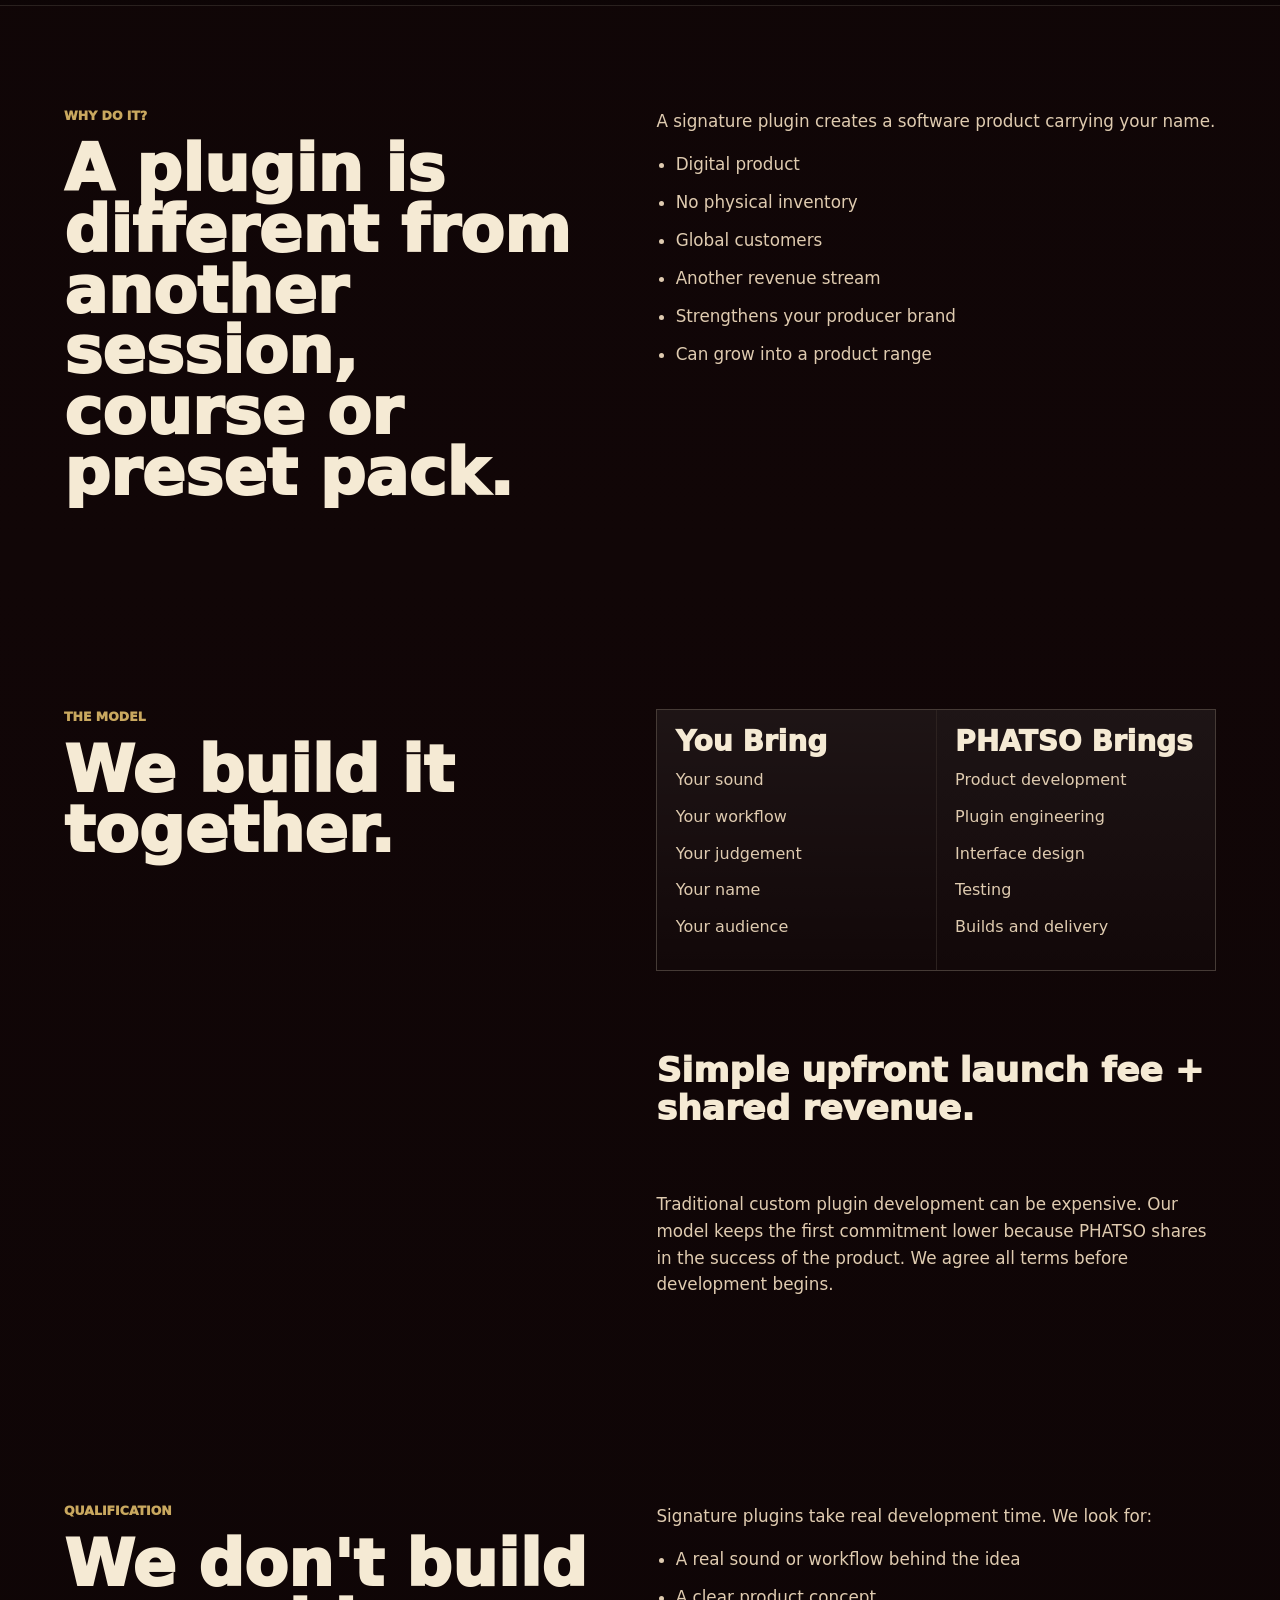
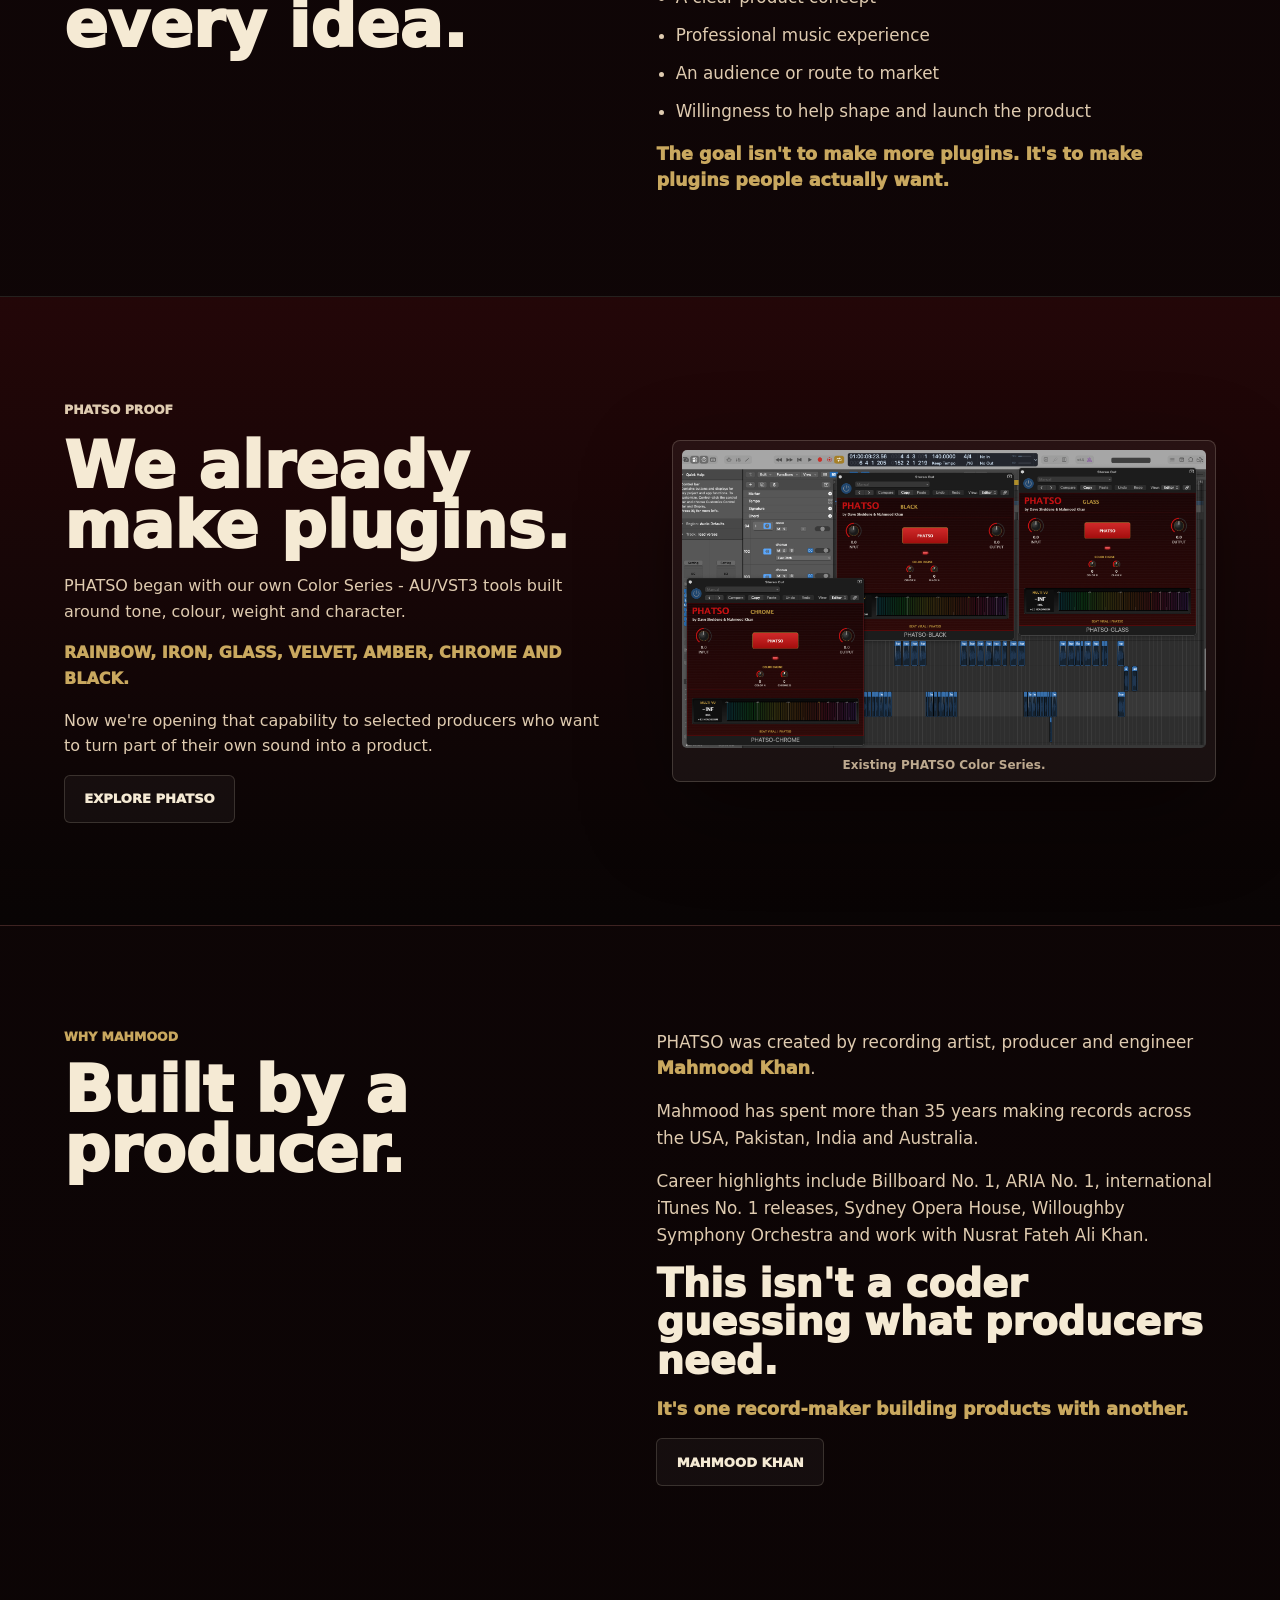
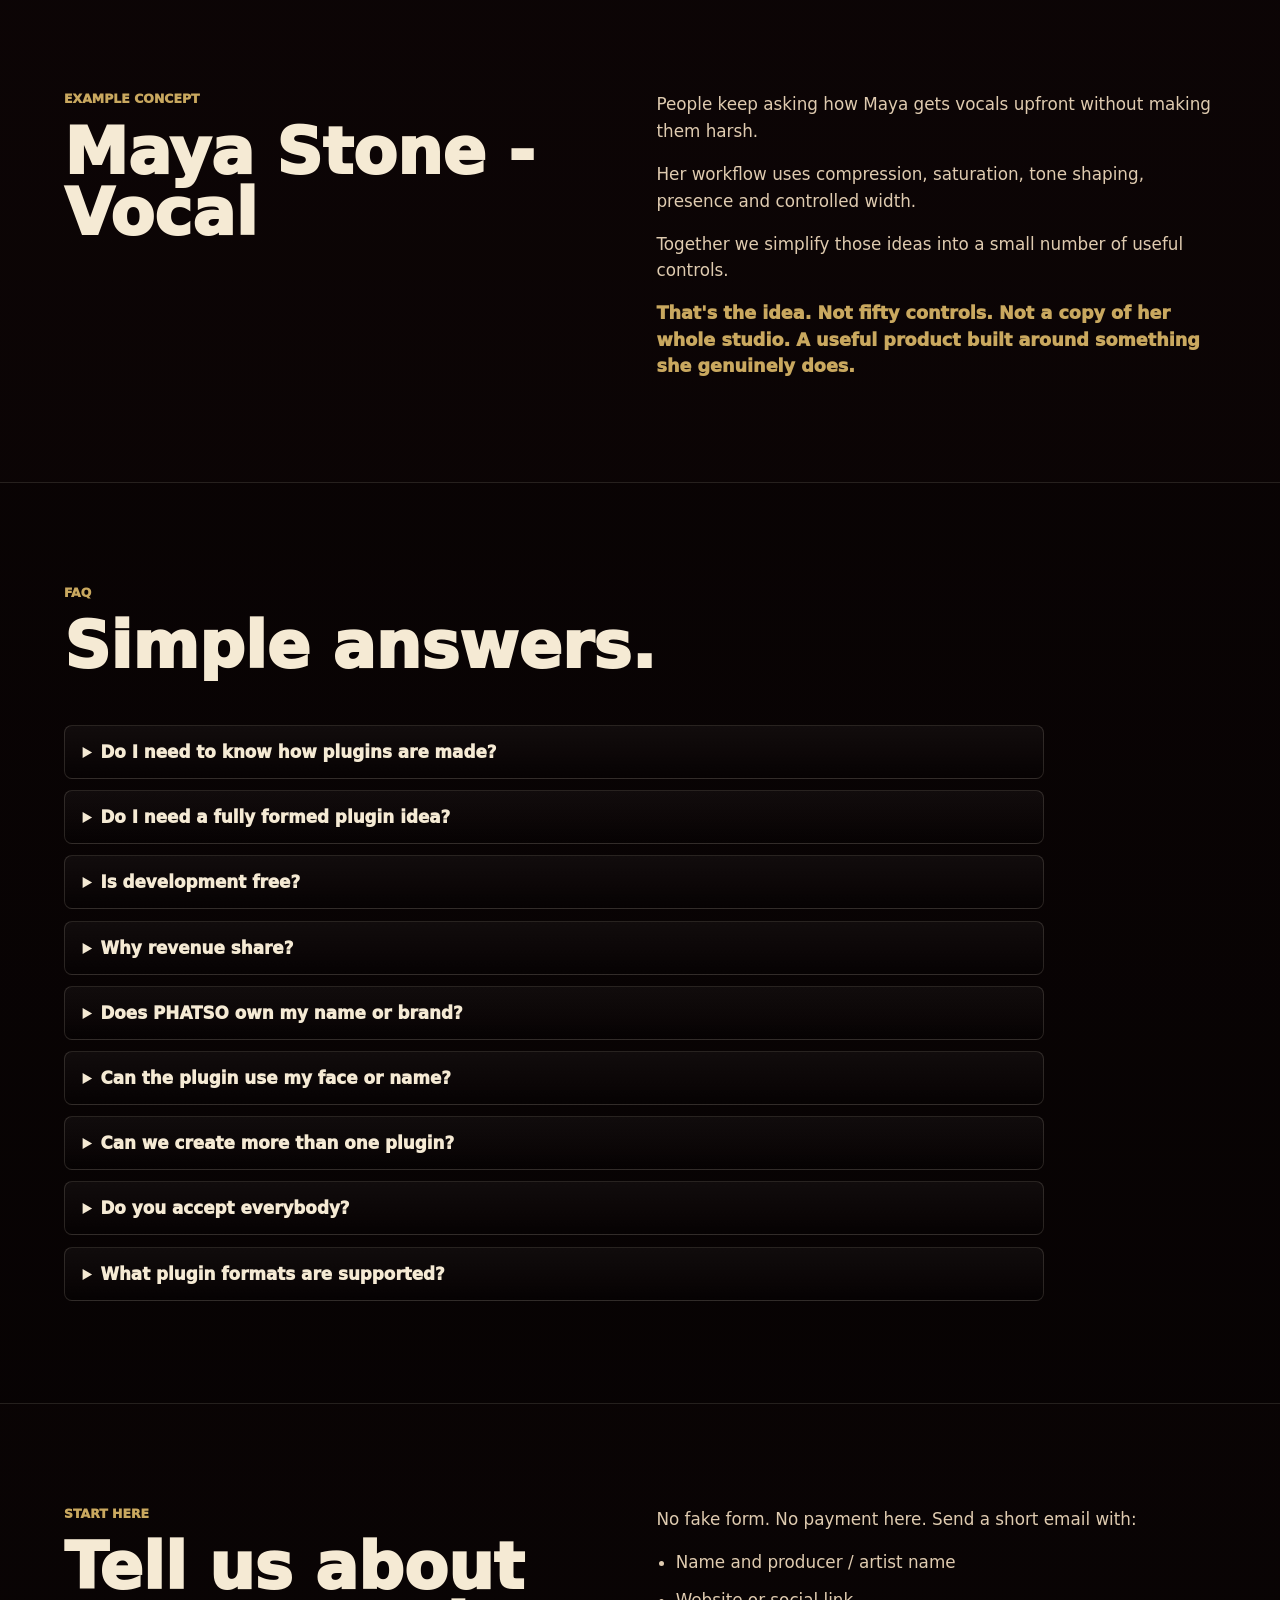
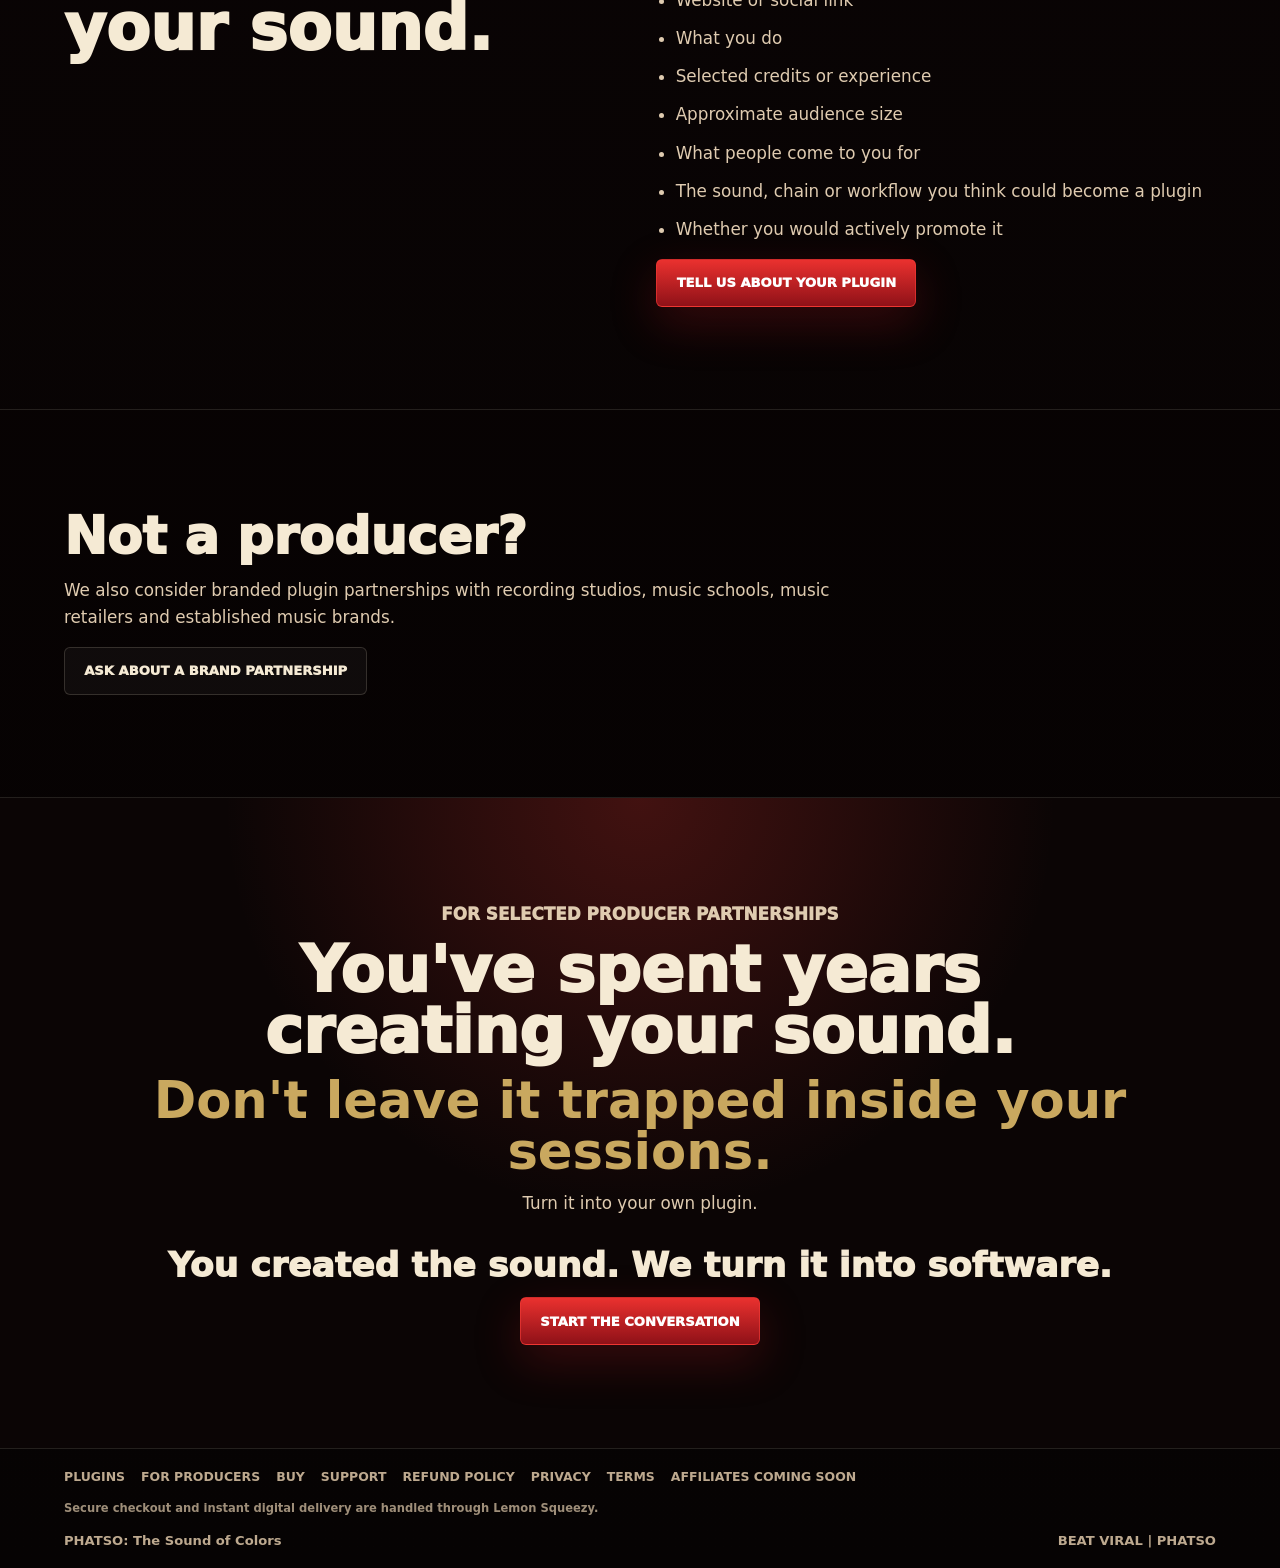
<file: for-producers/index.html>
<!doctype html>
<html lang="en">
<head>
  <meta charset="utf-8">
  <meta name="viewport" content="width=device-width, initial-scale=1">
  <meta name="description" content="PHATSO works with producers, mixers and engineers to turn signature sounds and studio workflows into commercial DAW plugins. Your sound. Your name. Your plugin.">
  <link rel="canonical" href="https://beatviral.github.io/Phatso/for-producers/">
  <meta property="og:title" content="Turn Your Signature Sound Into a Plugin | PHATSO for Producers">
  <meta property="og:description" content="You created the sound. We turn it into software.">
  <meta property="og:type" content="website">
  <meta property="og:url" content="https://beatviral.github.io/Phatso/for-producers/">
  <meta property="og:image" content="https://beatviral.github.io/Phatso/assets/phatso-color-stack-black-glass-chrome.png">
  <meta name="twitter:card" content="summary_large_image">
  <meta name="twitter:title" content="Turn Your Signature Sound Into a Plugin | PHATSO for Producers">
  <meta name="twitter:description" content="Your sound. Your name. Your plugin.">
  <meta name="twitter:image" content="https://beatviral.github.io/Phatso/assets/phatso-color-stack-black-glass-chrome.png">
  <title>Turn Your Signature Sound Into a Plugin | PHATSO for Producers</title>
  <link rel="stylesheet" href="../styles.css?v=20260516e">
  <link rel="stylesheet" href="for-producers.css?v=20260822a">
</head>
<body class="producer-page">
  <header class="site-header" aria-label="PHATSO header">
    <a class="brand-mark" href="../index.html" aria-label="PHATSO home">
      <span>PHATSO</span>
      <small>The Sound of Colors</small>
    </a>
    <nav aria-label="Primary navigation">
      <a href="../index.html">Plugins</a>
      <a href="./" aria-current="page">For Producers</a>
      <a href="../support.html">Support</a>
      <a href="../index.html#buy">Buy</a>
    </nav>
  </header>

  <main id="top">
    <section class="producer-hero" aria-label="PHATSO for producers">
      <div class="hero-art" aria-hidden="true"></div>
      <div class="producer-hero-copy">
        <p class="eyebrow">PHATSO for producers</p>
        <h1>Attention Producers</h1>
        <h2>Turn Your Signature Sound Into Your Own Plugin</h2>
        <p class="hero-line">You created the sound. We turn it into software.</p>
        <div class="studio-lines">
          <p>You've spent years developing the way you make records.</p>
          <p>Your vocal chain. Your drum sound. Your mix bus.</p>
          <p>That thing people keep asking you how you do.</p>
          <p>Let's turn it into a plugin with your name on it.</p>
        </div>
        <div class="hero-actions">
          <a class="button primary" href="mailto:mahmoodkhanteam@gmail.com?subject=Producer%20Signature%20Plugin%20Idea">Turn My Sound Into a Plugin</a>
          <a class="button ghost" href="#how-it-works">See How It Works</a>
        </div>
        <p class="qualifier">For selected producers, mixers, engineers and creators.</p>
      </div>

      <div class="signature-stack" aria-label="Fictional producer plugin examples">
        <article class="signature-plugin sig-one">
          <span>Example concept</span>
          <strong>Alex Rivers</strong>
          <b>Vocal One</b>
          <div class="sig-controls" aria-hidden="true"><i></i><i></i><i></i></div>
        </article>
        <article class="signature-plugin sig-two">
          <span>Example concept</span>
          <strong>Maya Stone</strong>
          <b>Drum Weight</b>
          <div class="sig-meter" aria-hidden="true"><i></i><i></i><i></i><i></i></div>
        </article>
        <article class="signature-plugin sig-three">
          <span>Example concept</span>
          <strong>Jack North</strong>
          <b>Mix Bus</b>
          <div class="sig-strips" aria-hidden="true"><i></i><i></i><i></i><i></i><i></i></div>
        </article>
        <p>Your sound. Your name. Your plugin.</p>
      </div>
    </section>

    <section class="section sound-product">
      <div>
        <p class="eyebrow">The idea</p>
        <h2>You've already created the sound.</h2>
      </div>
      <div class="sound-copy">
        <h3>Now turn it into a product.</h3>
        <p>Every serious producer develops things that become part of their identity.</p>
        <p>A way of treating vocals. A drum chain. A mix-bus sound. A guitar tone. A move they use again and again.</p>
        <p>PHATSO helps turn that knowledge into a plugin other musicians can use.</p>
        <strong>Your sound. Your name. Your product.</strong>
      </div>
    </section>

    <section class="section examples-section">
      <div class="section-heading">
        <p class="eyebrow">Examples</p>
        <h2>What part of your sound could become a plugin?</h2>
      </div>
      <div class="example-grid">
        <article><span>Your Vocal Chain</span><p>The tone, compression, presence and finishing moves you keep coming back to.</p><strong>Your Name - Vocal</strong></article>
        <article><span>Your Drum Sound</span><p>Punch, weight, room, attack, distortion, glue or movement.</p><strong>Your Name - Drums</strong></article>
        <article><span>Your Mix Bus</span><p>The processing that gives your mixes their final character.</p><strong>Your Name - Mix</strong></article>
        <article><span>Your Guitar Sound</span><p>Tone, colour, width, bite, ambience or finishing treatment.</p><strong>Your Name - Guitar</strong></article>
        <article><span>Your Mastering Approach</span><p>A simple version of how you finish records.</p><strong>Your Name - Finish</strong></article>
        <article><span>Your Secret Weapon</span><p>Maybe it is one weird thing you have done for fifteen years.</p><strong>Your Name - Signature</strong></article>
      </div>
      <p class="big-close">The plugin should come from you. Not from a template.</p>
    </section>

    <section class="section producer-steps" id="how-it-works">
      <div>
        <p class="eyebrow">How it works</p>
        <h2>From studio habit to software product.</h2>
      </div>
      <ol class="producer-step-list">
        <li><strong>Show us what you do</strong><span>You walk us through the sound, chain or workflow. We listen and work out what makes it yours.</span></li>
        <li><strong>We shape the product</strong><span>We decide what should be automated, simplified or exposed as controls.</span></li>
        <li><strong>PHATSO builds the plugin</strong><span>We develop the processing, user experience and interface, then test it with you.</span></li>
        <li><strong>We launch it together</strong><span>Your name, your story, your sound and your audience. PHATSO handles the software side.</span></li>
      </ol>
    </section>

    <section class="section philosophy-section">
      <p class="eyebrow">Important</p>
      <h2>This is not your name stuck on somebody else's plugin.</h2>
      <p>A real signature plugin should have a reason to exist.</p>
      <p>We start with something you actually do. Something you learned through making records. Something people associate with your sound or workflow.</p>
      <strong>The product starts with your ears.</strong>
    </section>

    <section class="section who-section">
      <div class="section-heading">
        <p class="eyebrow">Who should do this?</p>
        <h2>For people with a real sound and a real reason.</h2>
      </div>
      <div class="who-grid">
        <article><h3>Record Producers</h3><p>Turn part of your production sound into a product.</p></article>
        <article><h3>Mix Engineers</h3><p>Turn a repeatable part of your mix workflow into a tool.</p></article>
        <article><h3>Vocal Producers</h3><p>Capture the way you shape and finish vocals.</p></article>
        <article><h3>Mastering Engineers</h3><p>Create a simple product based on your finishing approach.</p></article>
        <article><h3>Artist-Producers</h3><p>Turn a recognisable part of your sound into something your audience can use.</p></article>
        <article><h3>Creator / Educators</h3><p>If people watch how you make music, give them something they can use.</p></article>
      </div>
      <p class="big-close">You don't need to know how to code. That's our part.</p>
    </section>

    <section class="section why-section">
      <div>
        <p class="eyebrow">Why do it?</p>
        <h2>A plugin is different from another session, course or preset pack.</h2>
      </div>
      <div class="why-list">
        <p>A signature plugin creates a software product carrying your name.</p>
        <ul>
          <li>Digital product</li>
          <li>No physical inventory</li>
          <li>Global customers</li>
          <li>Another revenue stream</li>
          <li>Strengthens your producer brand</li>
          <li>Can grow into a product range</li>
        </ul>
      </div>
    </section>

    <section class="section partnership-section">
      <div>
        <p class="eyebrow">The model</p>
        <h2>We build it together.</h2>
      </div>
      <div class="bring-grid">
        <article>
          <h3>You Bring</h3>
          <p>Your sound</p><p>Your workflow</p><p>Your judgement</p><p>Your name</p><p>Your audience</p>
        </article>
        <article>
          <h3>PHATSO Brings</h3>
          <p>Product development</p><p>Plugin engineering</p><p>Interface design</p><p>Testing</p><p>Builds and delivery</p>
        </article>
      </div>
      <p class="model-line">Simple upfront launch fee + shared revenue.</p>
      <p class="plain-copy">Traditional custom plugin development can be expensive. Our model keeps the first commitment lower because PHATSO shares in the success of the product. We agree all terms before development begins.</p>
    </section>

    <section class="section qualify-section">
      <div>
        <p class="eyebrow">Qualification</p>
        <h2>We don't build every idea.</h2>
      </div>
      <div class="why-list">
        <p>Signature plugins take real development time. We look for:</p>
        <ul>
          <li>A real sound or workflow behind the idea</li>
          <li>A clear product concept</li>
          <li>Professional music experience</li>
          <li>An audience or route to market</li>
          <li>Willingness to help shape and launch the product</li>
        </ul>
        <strong>The goal isn't to make more plugins. It's to make plugins people actually want.</strong>
      </div>
    </section>

    <section class="section phatso-proof">
      <div class="proof-copy">
        <p class="eyebrow">PHATSO proof</p>
        <h2>We already make plugins.</h2>
        <p>PHATSO began with our own Color Series - AU/VST3 tools built around tone, colour, weight and character.</p>
        <p class="product-line">RAINBOW, IRON, GLASS, VELVET, AMBER, CHROME and BLACK.</p>
        <p>Now we're opening that capability to selected producers who want to turn part of their own sound into a product.</p>
        <a class="button ghost" href="../index.html">Explore PHATSO</a>
      </div>
      <figure class="proof-image">
        <img src="../assets/phatso-color-stack-black-glass-chrome.png" alt="PHATSO BLACK, GLASS and CHROME plugins in a DAW session">
        <figcaption>Existing PHATSO Color Series.</figcaption>
      </figure>
    </section>

    <section class="section founder-section">
      <div>
        <p class="eyebrow">Why Mahmood</p>
        <h2>Built by a producer.</h2>
      </div>
      <div class="founder-copy">
        <p>PHATSO was created by recording artist, producer and engineer <strong>Mahmood Khan</strong>.</p>
        <p>Mahmood has spent more than 35 years making records across the USA, Pakistan, India and Australia.</p>
        <p>Career highlights include Billboard No. 1, ARIA No. 1, international iTunes No. 1 releases, Sydney Opera House, Willoughby Symphony Orchestra and work with Nusrat Fateh Ali Khan.</p>
        <h3>This isn't a coder guessing what producers need.</h3>
        <strong>It's one record-maker building products with another.</strong>
        <a class="button ghost" href="https://beatviral.github.io/mahmoodkhan/" target="_blank" rel="noopener">Mahmood Khan</a>
      </div>
    </section>

    <section class="section journey-section">
      <div>
        <p class="eyebrow">Example concept</p>
        <h2>Maya Stone - Vocal</h2>
      </div>
      <div class="journey-card">
        <p>People keep asking how Maya gets vocals upfront without making them harsh.</p>
        <p>Her workflow uses compression, saturation, tone shaping, presence and controlled width.</p>
        <p>Together we simplify those ideas into a small number of useful controls.</p>
        <strong>That's the idea. Not fifty controls. Not a copy of her whole studio. A useful product built around something she genuinely does.</strong>
      </div>
    </section>

    <section class="section faq-section" id="faq">
      <div class="section-heading">
        <p class="eyebrow">FAQ</p>
        <h2>Simple answers.</h2>
      </div>
      <div class="faq-list">
        <details><summary>Do I need to know how plugins are made?</summary><p>No. You bring the sound and production knowledge. PHATSO handles the software-development side.</p></details>
        <details><summary>Do I need a fully formed plugin idea?</summary><p>No. Sometimes the best starting point is simply showing us something you do repeatedly in sessions.</p></details>
        <details><summary>Is development free?</summary><p>No. Signature plugin projects involve a modest upfront launch/development fee plus an agreed revenue share.</p></details>
        <details><summary>Why revenue share?</summary><p>It keeps the producer's upfront cost lower than a traditional full custom-development arrangement and means PHATSO participates in the success of the product.</p></details>
        <details><summary>Does PHATSO own my name or brand?</summary><p>No. The producer keeps ownership of their own name, trademarks, likeness and brand. Product-specific rights are defined in the partnership agreement.</p></details>
        <details><summary>Can the plugin use my face or name?</summary><p>Potentially, yes, subject to the agreed product branding and rights.</p></details>
        <details><summary>Can we create more than one plugin?</summary><p>Yes. But start with one product worth making.</p></details>
        <details><summary>Do you accept everybody?</summary><p>No. Projects are selected based on creative fit, technical feasibility, audience and commercial potential.</p></details>
        <details><summary>What plugin formats are supported?</summary><p>Current PHATSO capability is macOS AU and VST3.</p></details>
      </div>
    </section>

    <section class="section lead-section" id="start">
      <div>
        <p class="eyebrow">Start here</p>
        <h2>Tell us about your sound.</h2>
      </div>
      <div class="lead-card">
        <p>No fake form. No payment here. Send a short email with:</p>
        <ul>
          <li>Name and producer / artist name</li>
          <li>Website or social link</li>
          <li>What you do</li>
          <li>Selected credits or experience</li>
          <li>Approximate audience size</li>
          <li>What people come to you for</li>
          <li>The sound, chain or workflow you think could become a plugin</li>
          <li>Whether you would actively promote it</li>
        </ul>
        <a class="button primary" href="mailto:mahmoodkhanteam@gmail.com?subject=Producer%20Signature%20Plugin%20Idea">Tell Us About Your Plugin</a>
      </div>
    </section>

    <section class="section not-producer">
      <h2>Not a producer?</h2>
      <p>We also consider branded plugin partnerships with recording studios, music schools, music retailers and established music brands.</p>
      <a class="button ghost" href="mailto:mahmoodkhanteam@gmail.com?subject=Brand%20Plugin%20Partnership">Ask About a Brand Partnership</a>
    </section>

    <section class="producer-final-cta">
      <p class="eyebrow">For selected producer partnerships</p>
      <h2>You've spent years creating your sound.</h2>
      <h3>Don't leave it trapped inside your sessions.</h3>
      <p>Turn it into your own plugin.</p>
      <strong>You created the sound. We turn it into software.</strong>
      <a class="button primary" href="mailto:mahmoodkhanteam@gmail.com?subject=Producer%20Signature%20Plugin%20Idea">Start the Conversation</a>
    </section>
  </main>

  <footer class="site-footer">
    <nav class="footer-nav" aria-label="Footer navigation">
      <a href="../index.html">Plugins</a>
      <a href="./">For Producers</a>
      <a href="https://phatso.lemonsqueezy.com/checkout/buy/368170a7-648a-4319-b9f5-aeb4636a27fd" target="_blank" rel="noopener">Buy</a>
      <a href="../support.html">Support</a>
      <a href="../refund.html">Refund Policy</a>
      <a href="../privacy.html">Privacy</a>
      <a href="../terms.html">Terms</a>
      <a href="../affiliates.html">Affiliates coming soon</a>
    </nav>
    <p class="platform-note">Secure checkout and instant digital delivery are handled through Lemon Squeezy.</p>
    <span>PHATSO: The Sound of Colors</span>
    <span>BEAT VIRAL | PHATSO</span>
  </footer>

  <script src="../script.js"></script>
</body>
</html>
</file>
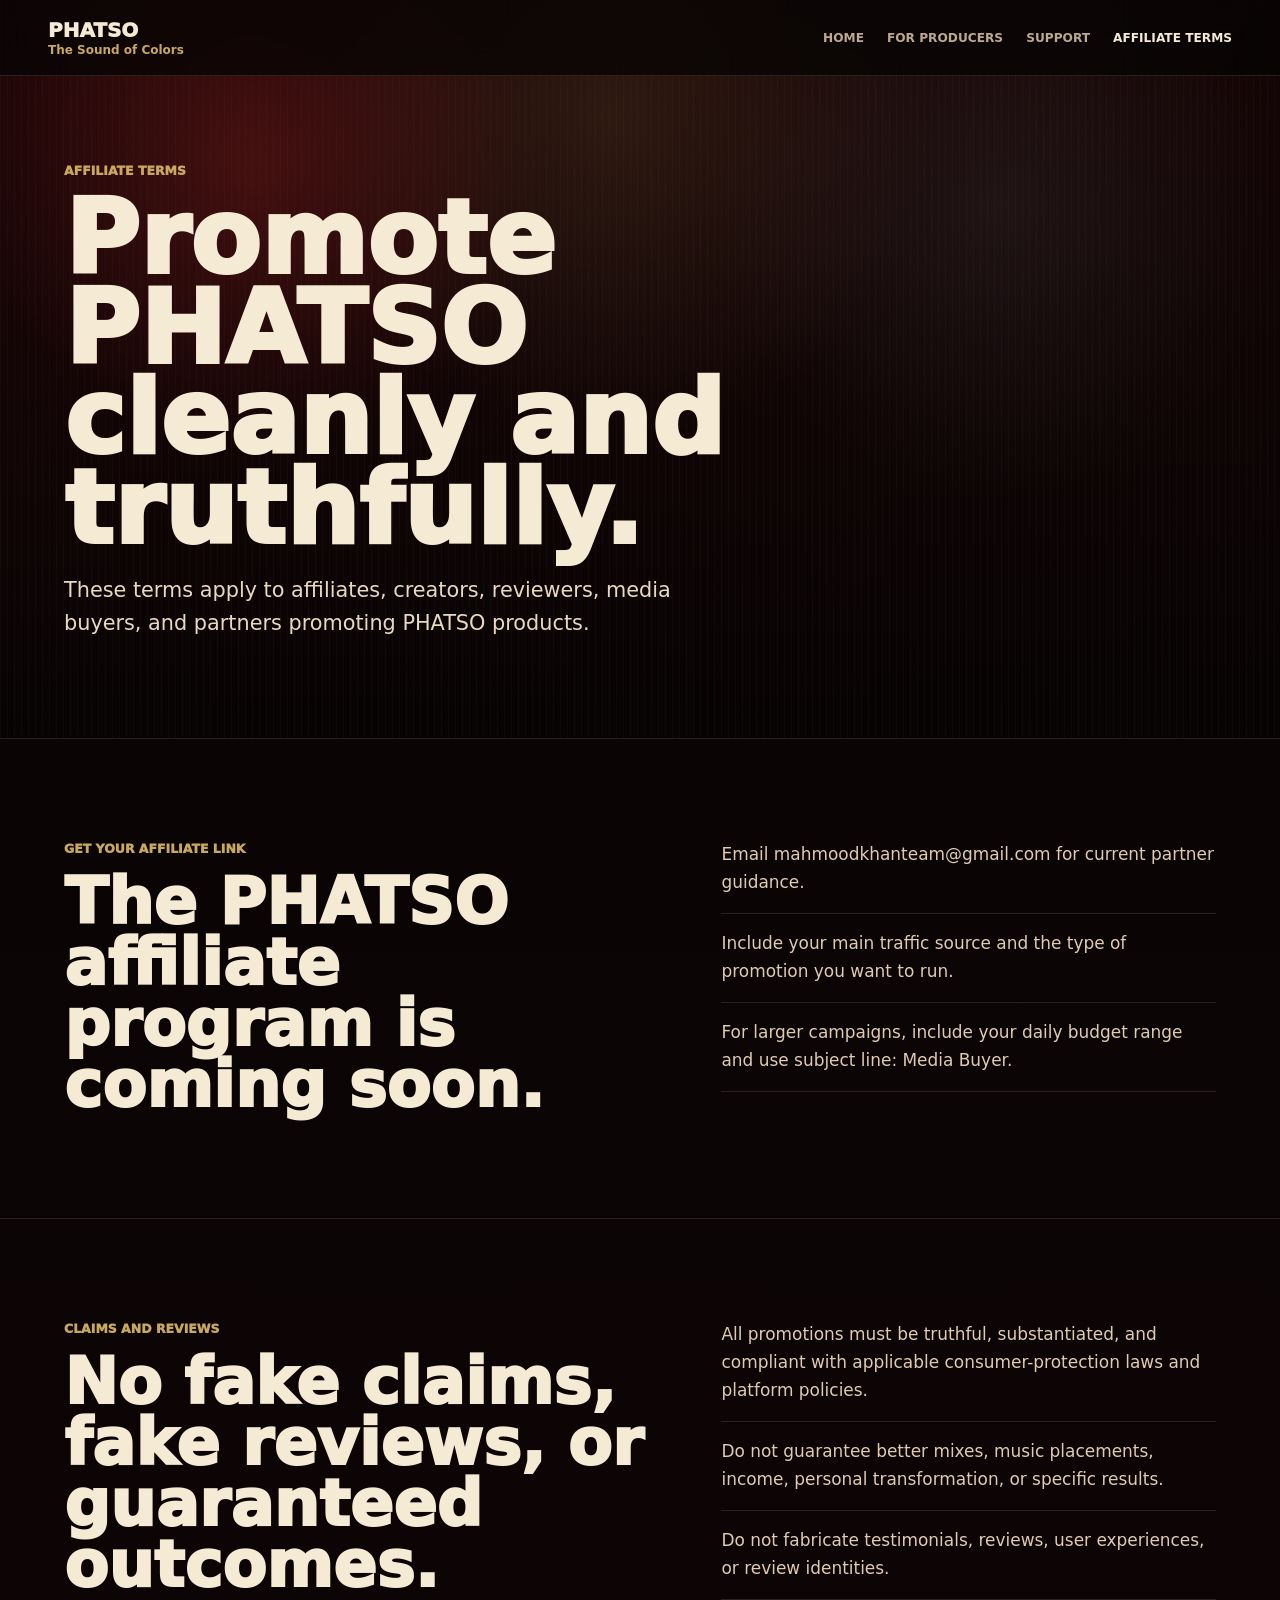
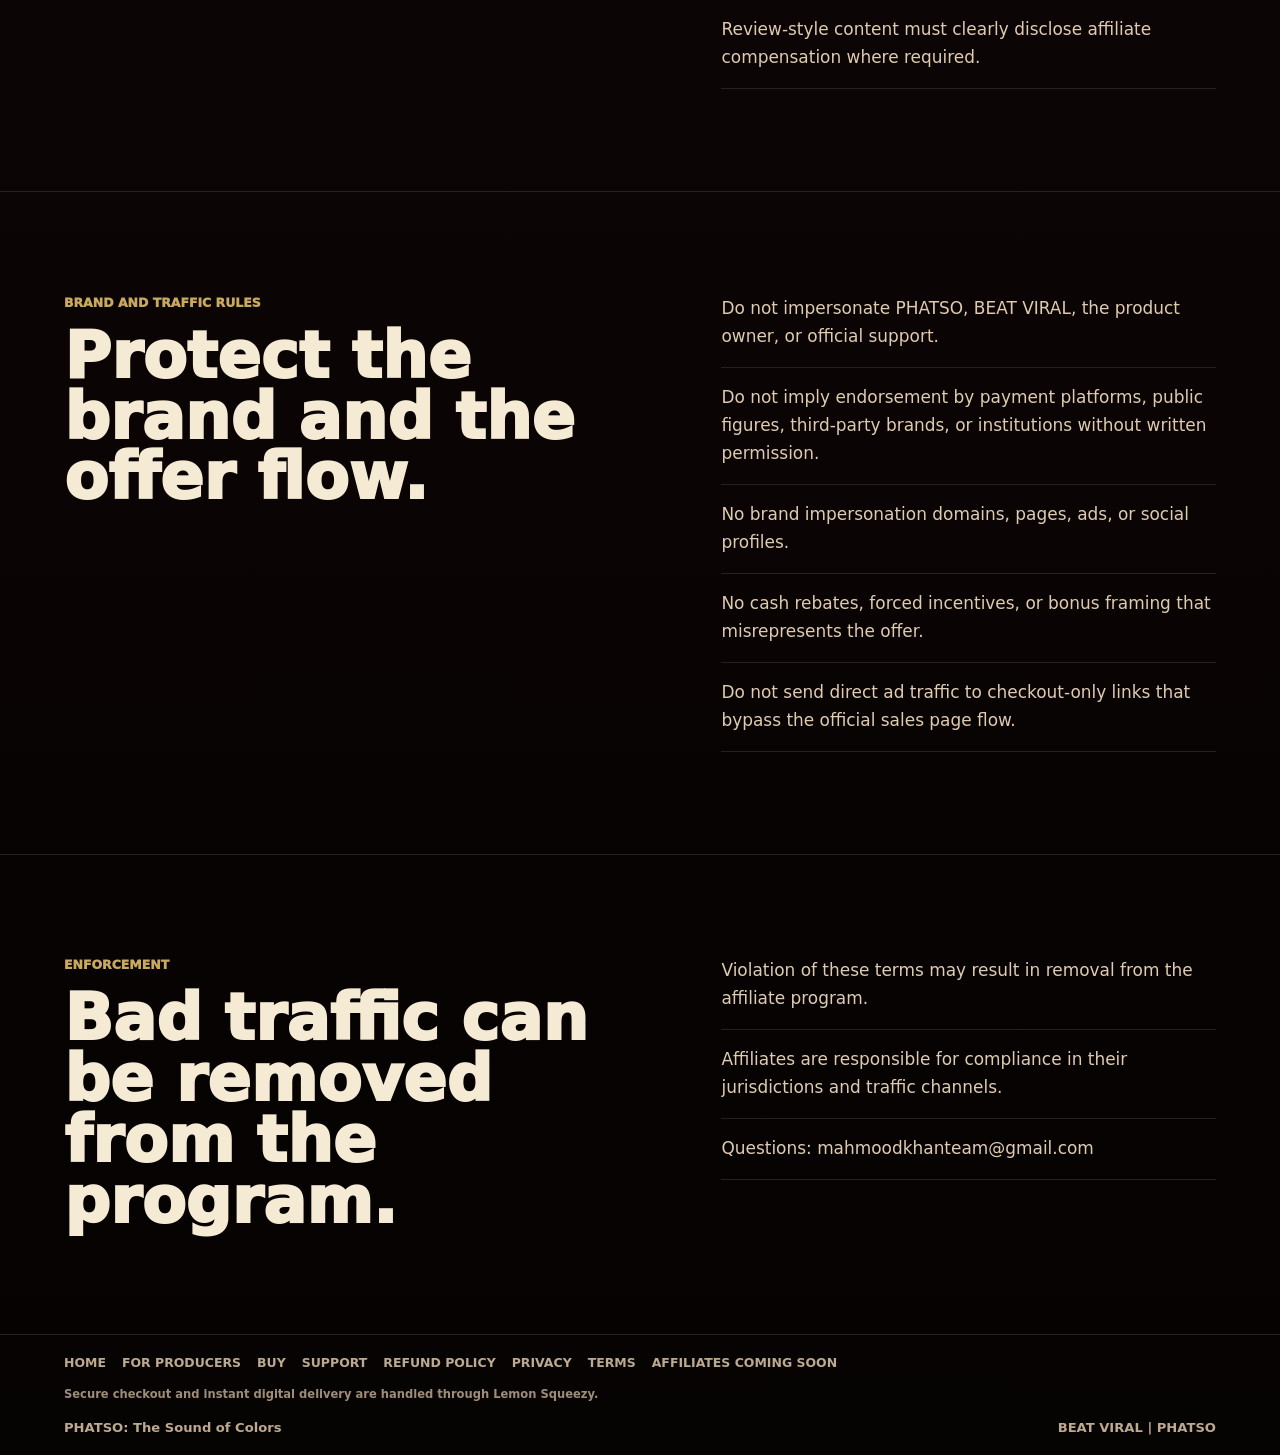
<file: affiliate-terms.html>
<!doctype html>
<html lang="en">
<head>
  <meta charset="utf-8">
  <meta name="viewport" content="width=device-width, initial-scale=1">
  <meta name="description" content="PHATSO affiliate terms for partners, media buyers, creators, and reviewers.">
  <title>PHATSO Affiliate Terms</title>
  <link rel="stylesheet" href="styles.css?v=20260516e">
  <link rel="stylesheet" href="compliance.css?v=20260516a">
</head>
<body>
  <header class="site-header" aria-label="PHATSO header">
    <a class="brand-mark" href="index.html" aria-label="PHATSO home">
      <span>PHATSO</span>
      <small>The Sound of Colors</small>
    </a>
    <nav aria-label="Primary navigation">
      <a href="index.html">Home</a>
      <a href="for-producers/">For Producers</a>
      <a href="support.html">Support</a>
      <a href="affiliate-terms.html" aria-current="page">Affiliate Terms</a>
    </nav>
  </header>

  <main id="top">
    <section class="page-hero policy-hero">
      <div class="hero-art" aria-hidden="true"></div>
      <div class="page-hero-content">
        <p class="eyebrow">Affiliate terms</p>
        <h1>Promote PHATSO cleanly and truthfully.</h1>
        <p class="hero-copy">
          These terms apply to affiliates, creators, reviewers, media buyers,
          and partners promoting PHATSO products.
        </p>
      </div>
    </section>

    <section class="section policy-section">
      <div>
        <p class="eyebrow">Get your affiliate link</p>
        <h2>The PHATSO affiliate program is coming soon.</h2>
      </div>
      <div class="answer-list">
        <p>Email <a href="mailto:mahmoodkhanteam@gmail.com">mahmoodkhanteam@gmail.com</a> for current partner guidance.</p>
        <p>Include your main traffic source and the type of promotion you want to run.</p>
        <p>For larger campaigns, include your daily budget range and use subject line: Media Buyer.</p>
      </div>
    </section>

    <section class="section policy-section">
      <div>
        <p class="eyebrow">Claims and reviews</p>
        <h2>No fake claims, fake reviews, or guaranteed outcomes.</h2>
      </div>
      <div class="answer-list">
        <p>All promotions must be truthful, substantiated, and compliant with applicable consumer-protection laws and platform policies.</p>
        <p>Do not guarantee better mixes, music placements, income, personal transformation, or specific results.</p>
        <p>Do not fabricate testimonials, reviews, user experiences, or review identities.</p>
        <p>Review-style content must clearly disclose affiliate compensation where required.</p>
      </div>
    </section>

    <section class="section policy-section">
      <div>
        <p class="eyebrow">Brand and traffic rules</p>
        <h2>Protect the brand and the offer flow.</h2>
      </div>
      <div class="answer-list">
        <p>Do not impersonate PHATSO, BEAT VIRAL, the product owner, or official support.</p>
        <p>Do not imply endorsement by payment platforms, public figures, third-party brands, or institutions without written permission.</p>
        <p>No brand impersonation domains, pages, ads, or social profiles.</p>
        <p>No cash rebates, forced incentives, or bonus framing that misrepresents the offer.</p>
        <p>Do not send direct ad traffic to checkout-only links that bypass the official sales page flow.</p>
      </div>
    </section>

    <section class="section policy-section">
      <div>
        <p class="eyebrow">Enforcement</p>
        <h2>Bad traffic can be removed from the program.</h2>
      </div>
      <div class="answer-list">
        <p>Violation of these terms may result in removal from the affiliate program.</p>
        <p>Affiliates are responsible for compliance in their jurisdictions and traffic channels.</p>
        <p>Questions: <a href="mailto:mahmoodkhanteam@gmail.com">mahmoodkhanteam@gmail.com</a></p>
      </div>
    </section>
  </main>

  <footer class="site-footer">
    <nav class="footer-nav" aria-label="Footer navigation">
      <a href="index.html">Home</a>
      <a href="for-producers/">For Producers</a>
      <a href="https://phatso.lemonsqueezy.com/checkout/buy/368170a7-648a-4319-b9f5-aeb4636a27fd" target="_blank" rel="noopener">Buy</a>
      <a href="support.html">Support</a>
      <a href="refund.html">Refund Policy</a>
      <a href="privacy.html">Privacy</a>
      <a href="terms.html">Terms</a>
      <a href="affiliates.html">Affiliates coming soon</a>
    </nav>
    <p class="platform-note">Secure checkout and instant digital delivery are handled through Lemon Squeezy.</p>
    <span>PHATSO: The Sound of Colors</span>
    <span>BEAT VIRAL | PHATSO</span>
  </footer>
</body>
</html>
</file>
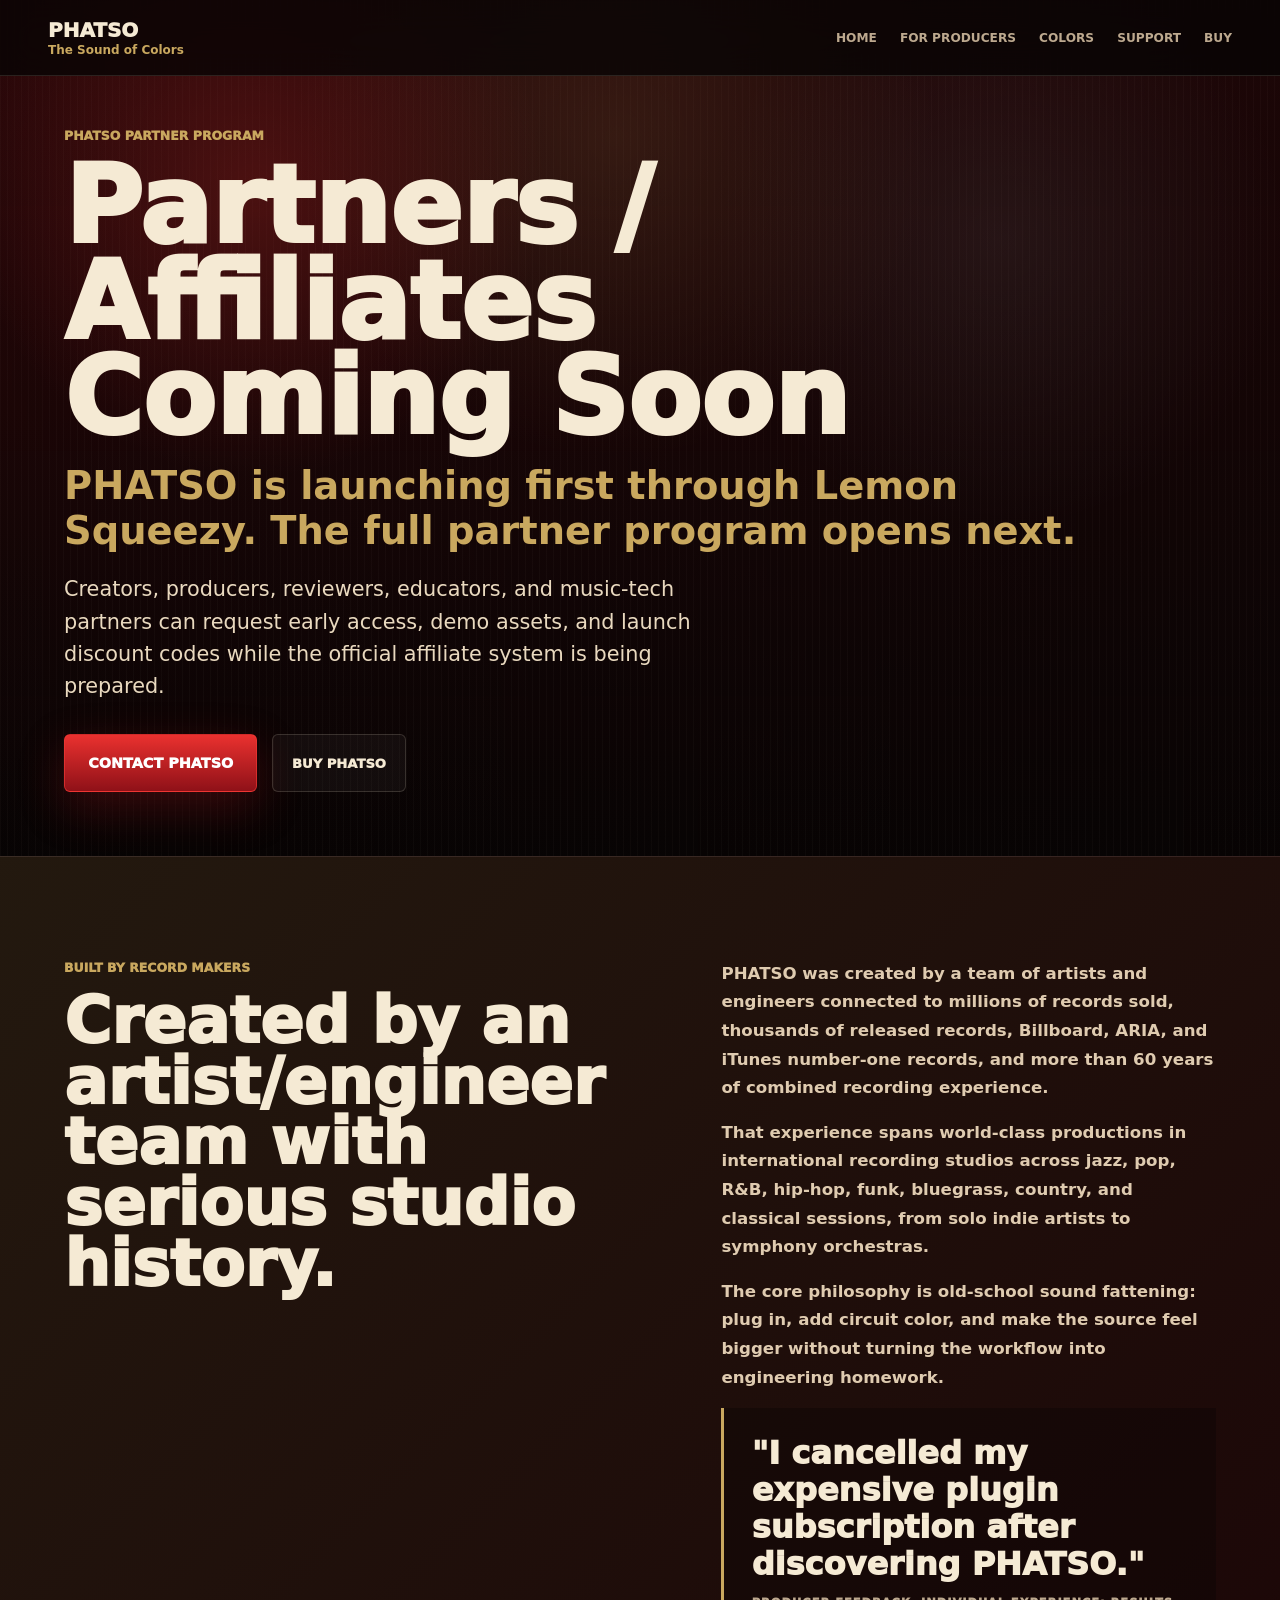
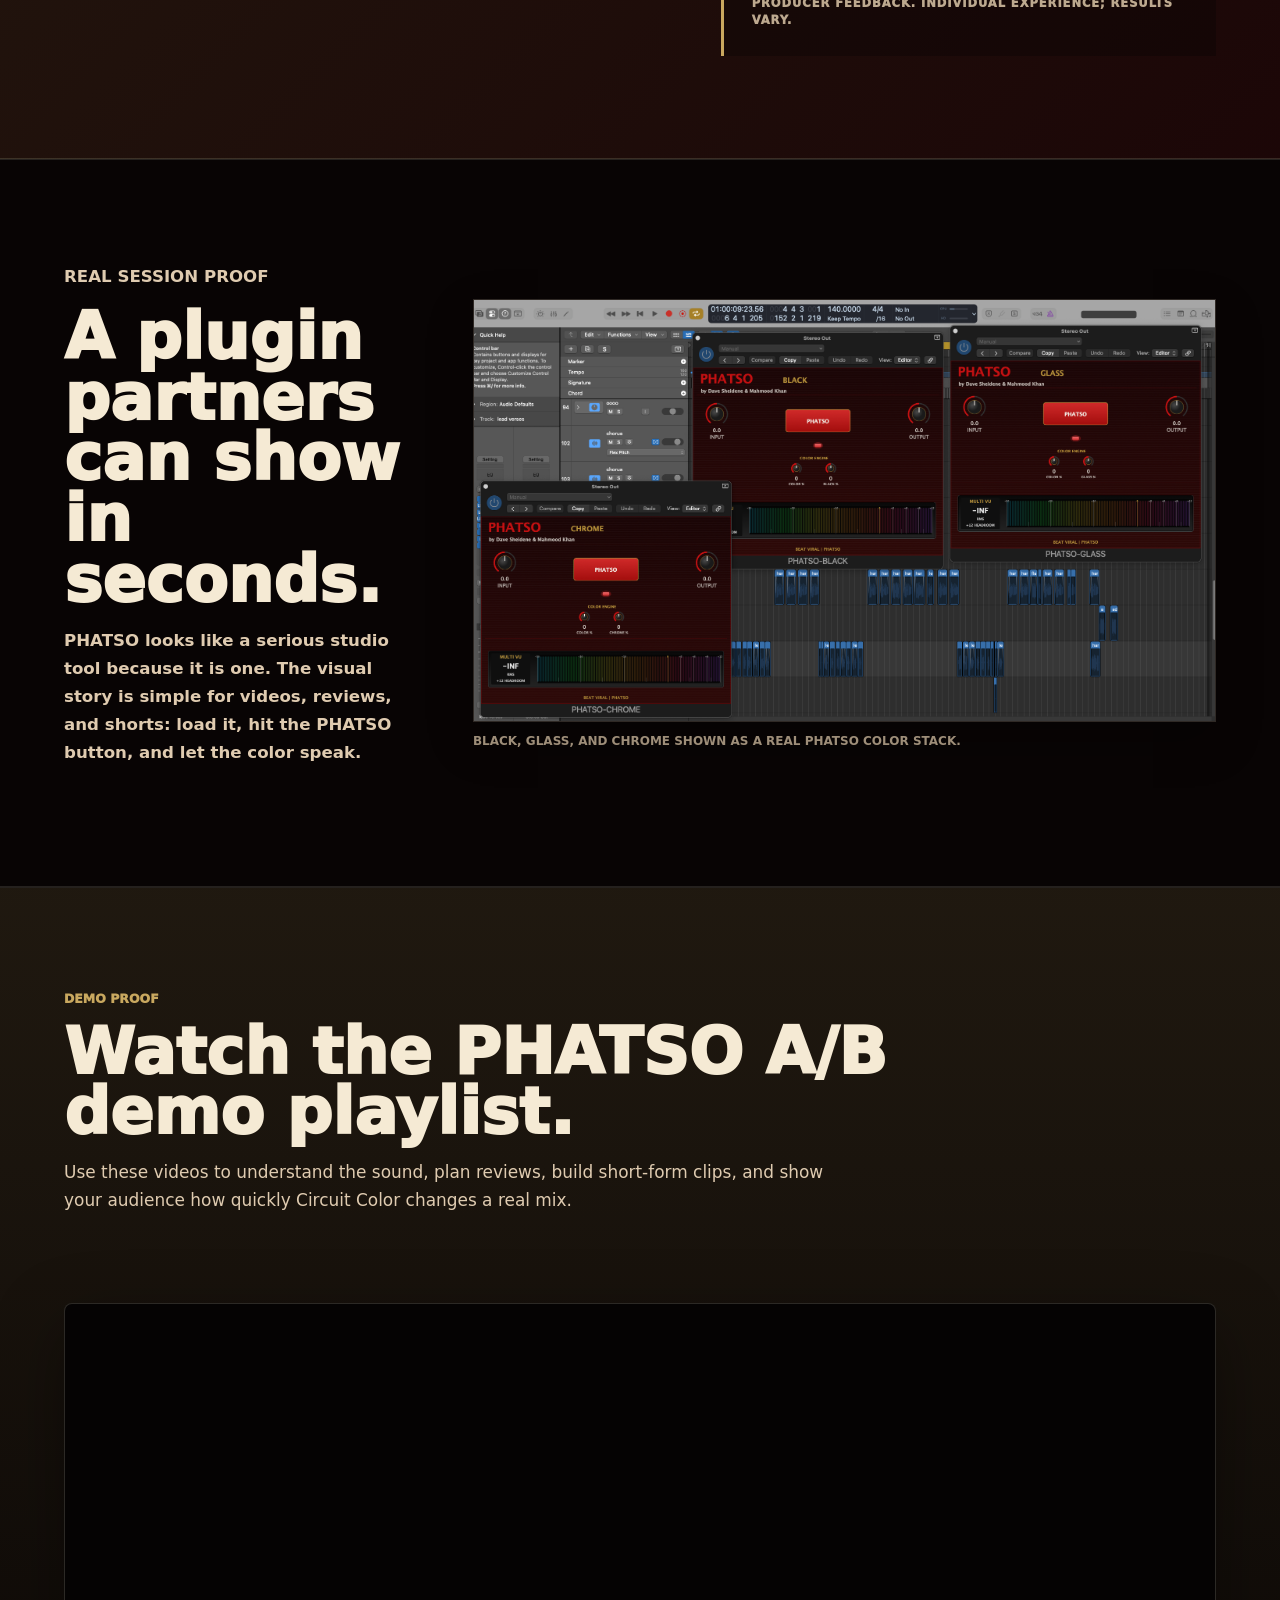
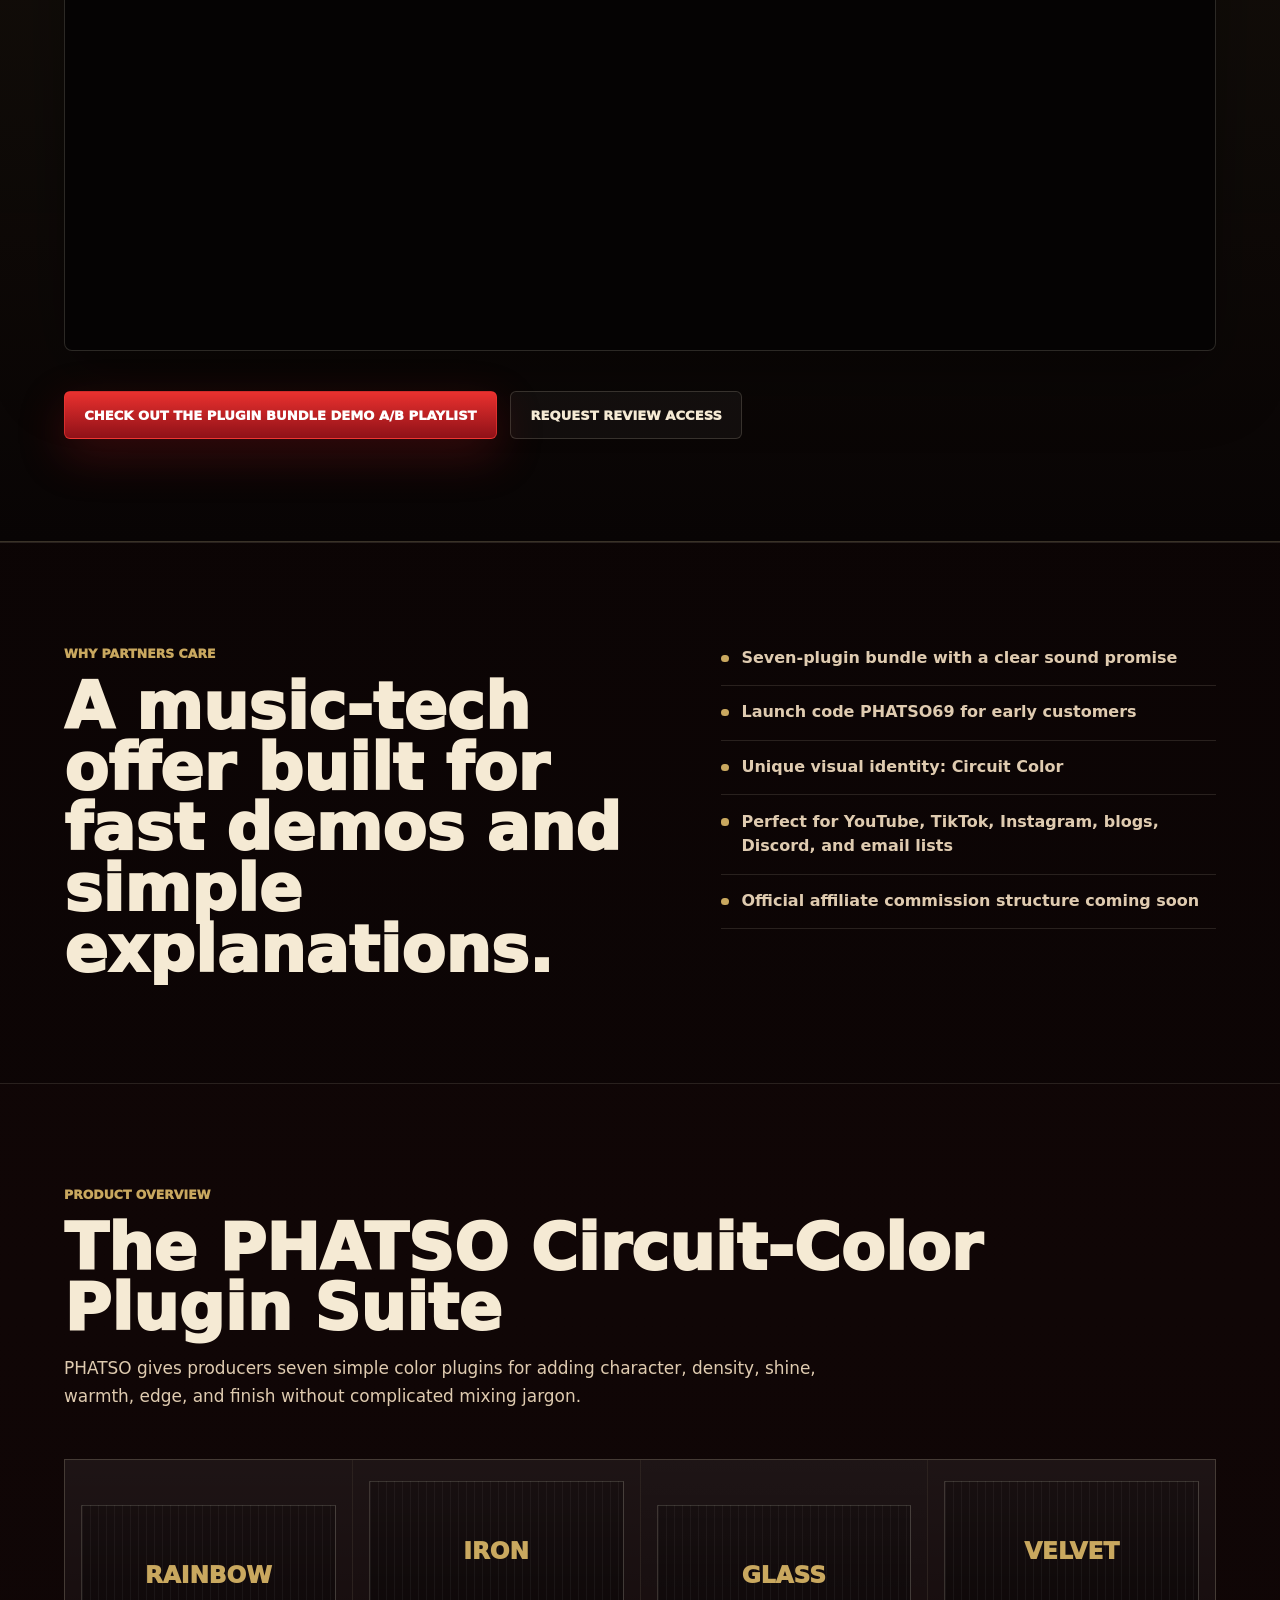
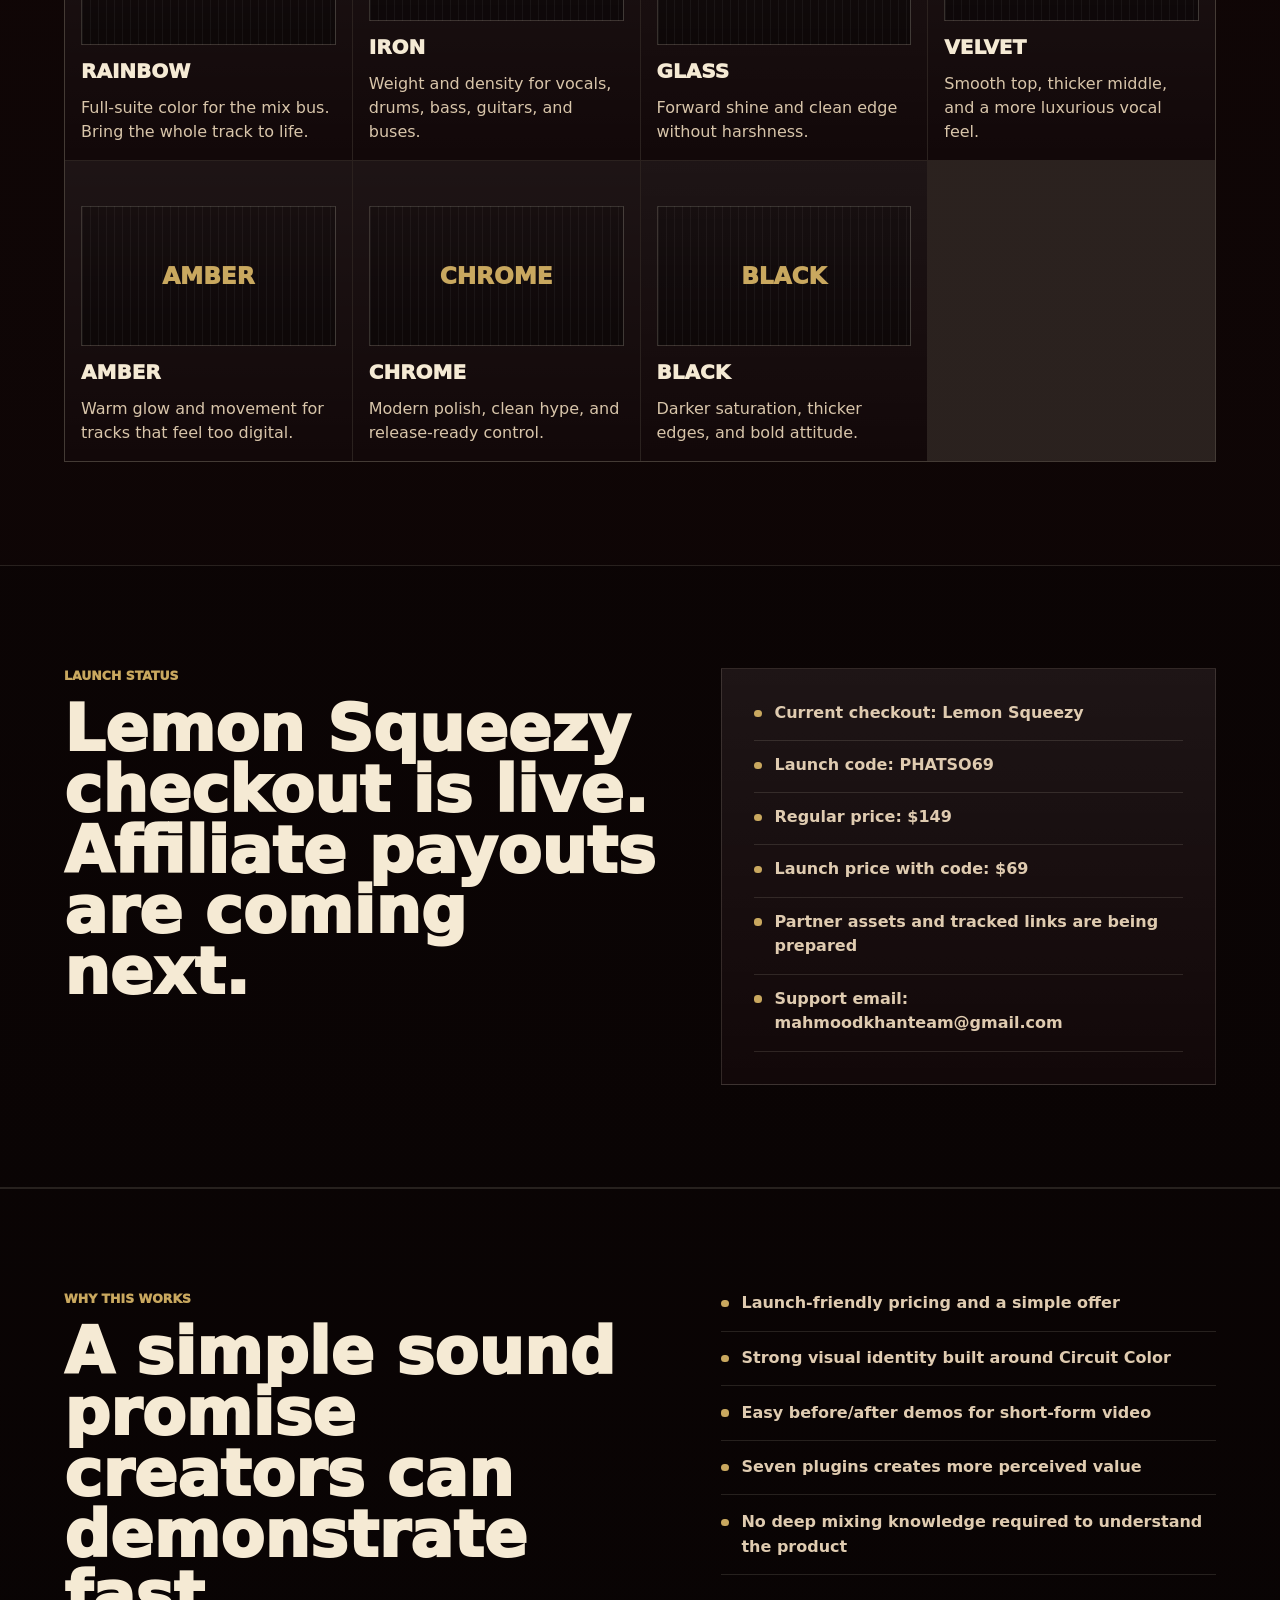
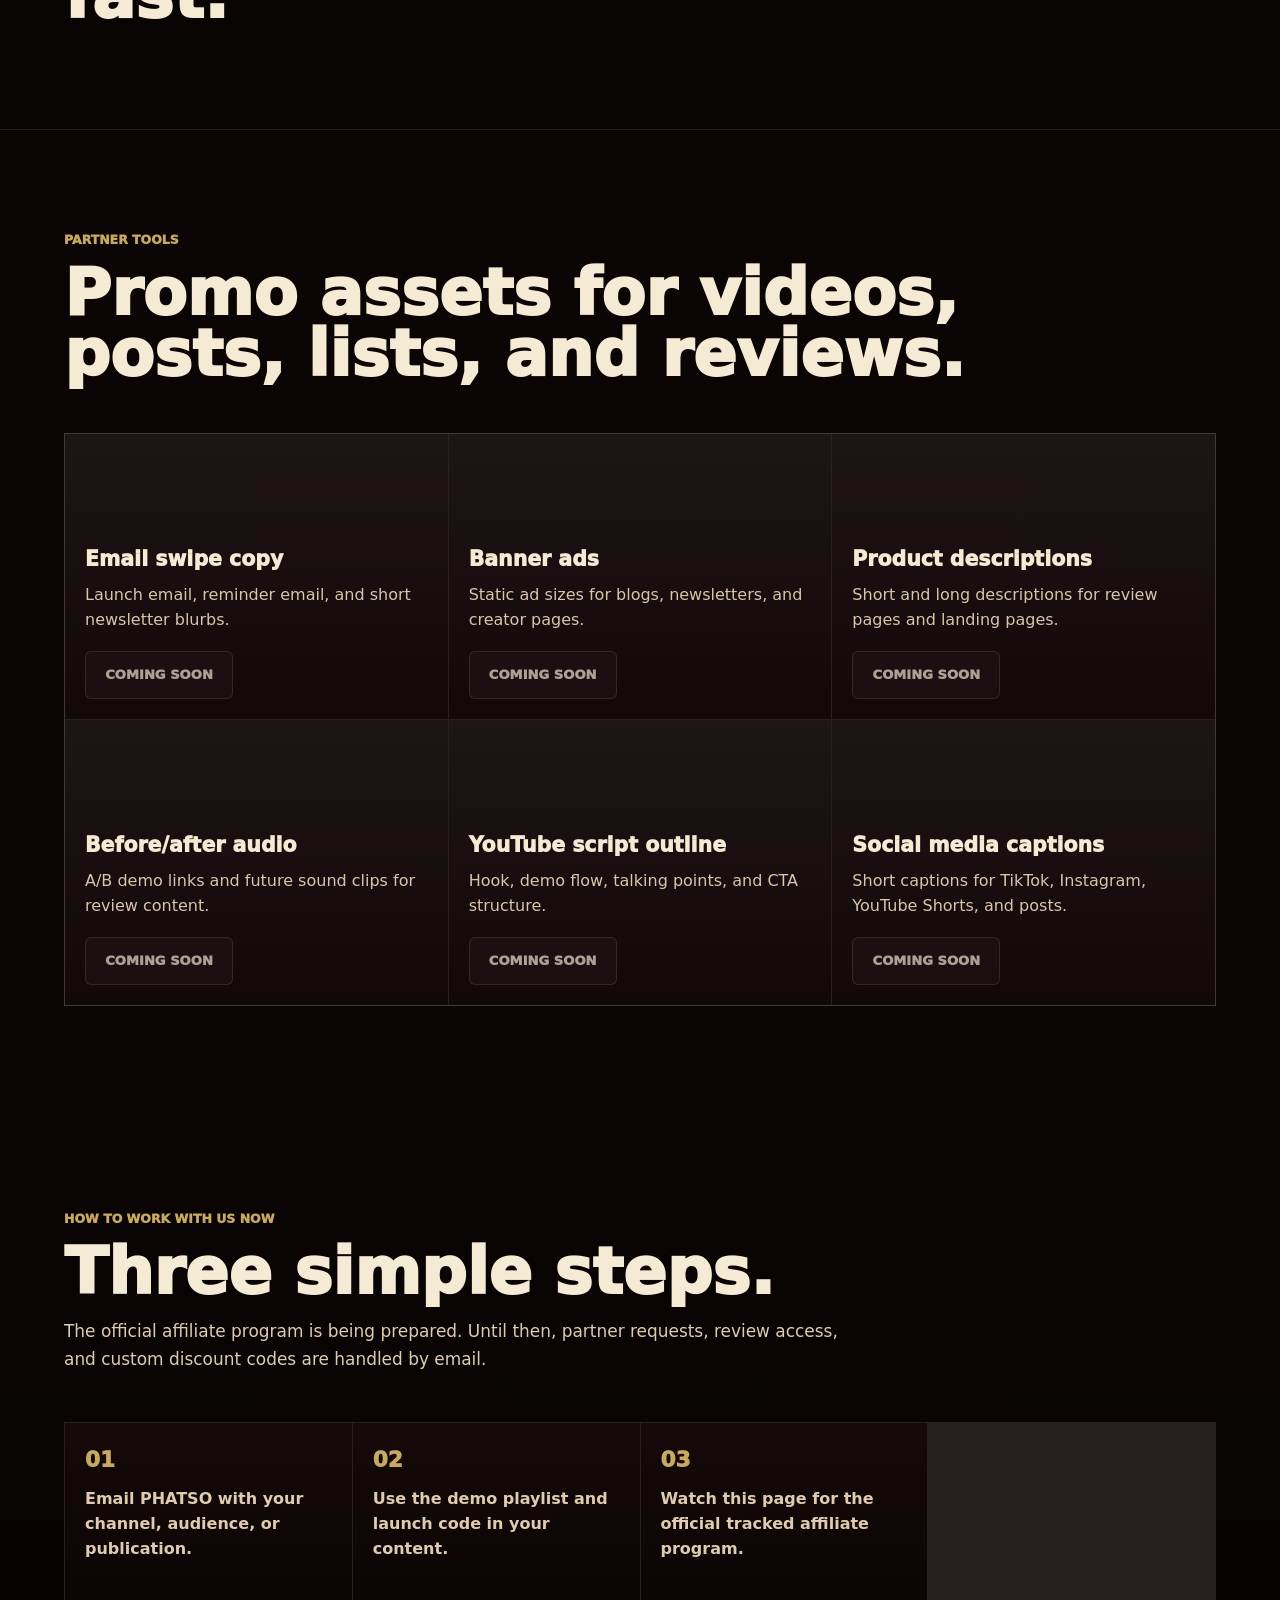
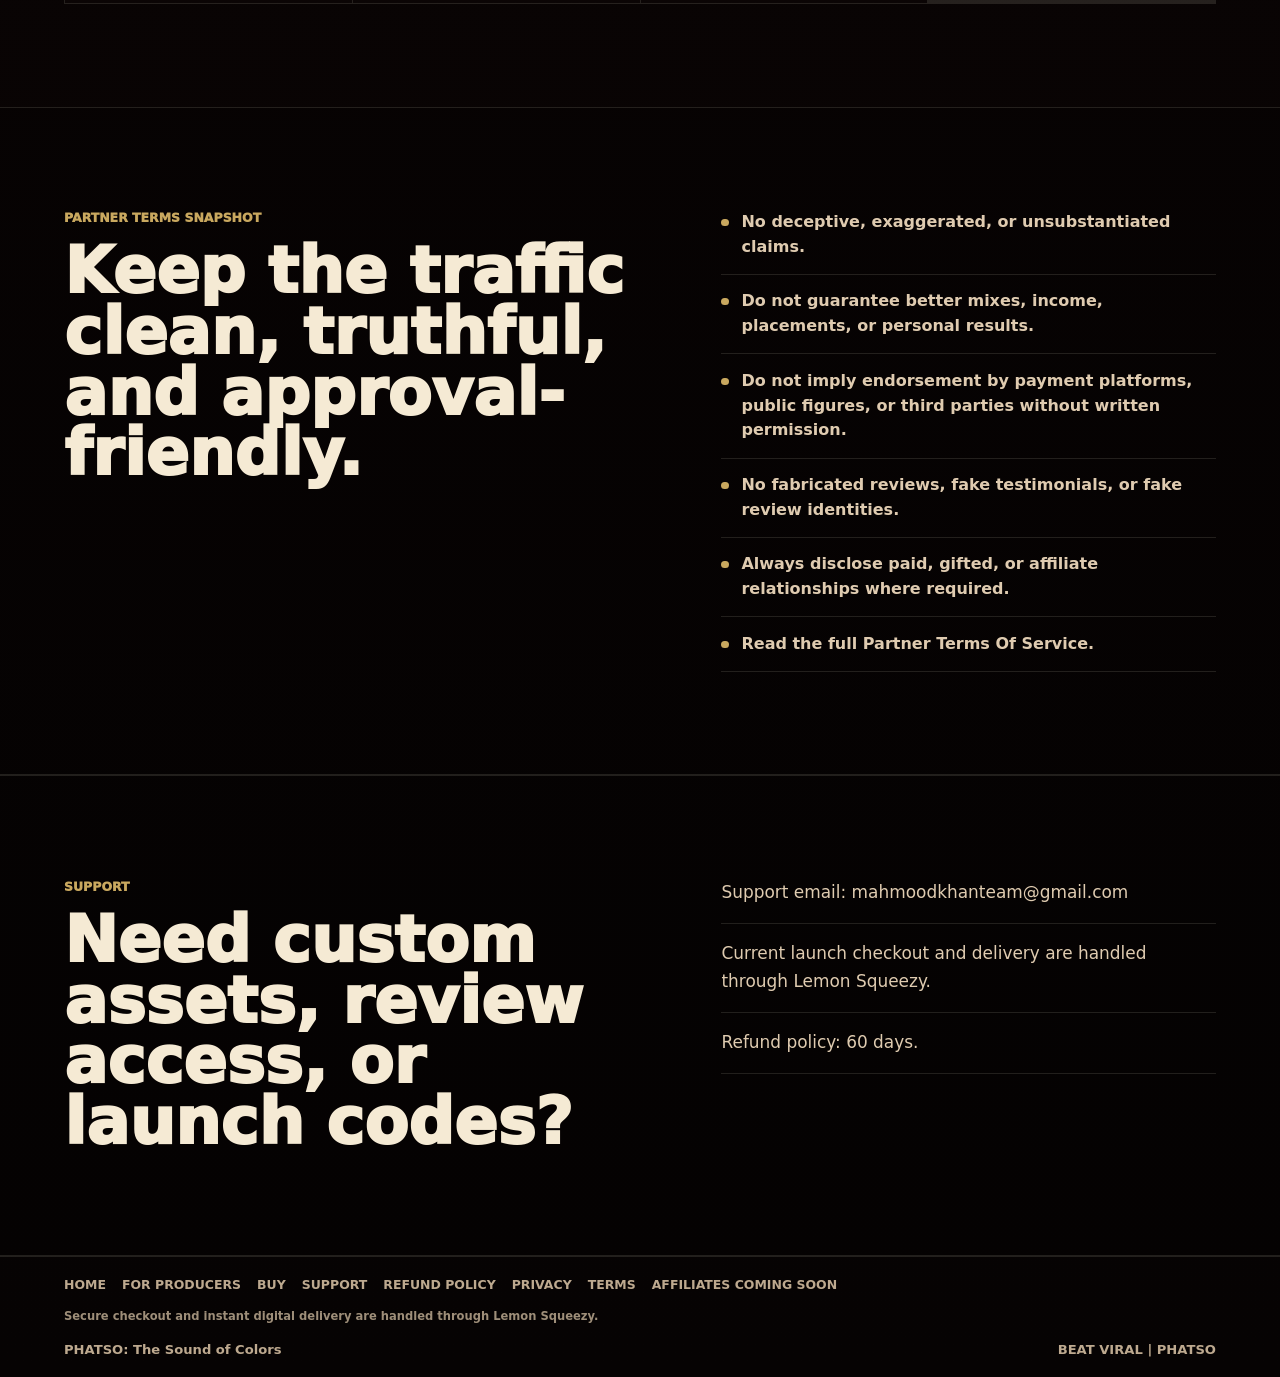
<file: affiliate.html>
<!doctype html>
<html lang="en">
<head>
  <meta charset="utf-8">
  <meta name="viewport" content="width=device-width, initial-scale=1">
  <meta name="description" content="PHATSO partner and affiliate program coming soon.">
  <title>PHATSO Partners Coming Soon</title>
  <link rel="stylesheet" href="styles.css?v=20260516e">
  <link rel="stylesheet" href="compliance.css?v=20260516a">
  <link rel="stylesheet" href="affiliates.css?v=20260516c">
</head>
<body>
  <header class="site-header" aria-label="PHATSO header">
    <a class="brand-mark" href="index.html" aria-label="PHATSO home">
      <span>PHATSO</span>
      <small>The Sound of Colors</small>
    </a>
    <nav aria-label="Primary navigation">
      <a href="index.html">Home</a>
      <a href="for-producers/">For Producers</a>
      <a href="index.html#colors">Colors</a>
      <a href="support.html">Support</a>
      <a href="index.html#buy">Buy</a>
    </nav>
  </header>

  <main id="top" class="partner-page">
    <section class="cb-hero" aria-label="PHATSO partner program hero">
      <div class="hero-art" aria-hidden="true"></div>
      <div class="cb-hero-inner">
        <p class="eyebrow">PHATSO partner program</p>
        <h1>Partners / Affiliates Coming Soon</h1>
        <p class="tagline">
          PHATSO is launching first through Lemon Squeezy. The full partner
          program opens next.
        </p>
        <p class="hero-copy">
          Creators, producers, reviewers, educators, and music-tech partners can
          request early access, demo assets, and launch discount codes while the
          official affiliate system is being prepared.
        </p>
        <div class="hero-actions">
          <a class="button primary cb-button" href="mailto:mahmoodkhanteam@gmail.com?subject=PHATSO%20Partner%20Request">Contact PHATSO</a>
          <a class="button ghost" href="https://phatso.lemonsqueezy.com/checkout/buy/368170a7-648a-4319-b9f5-aeb4636a27fd" target="_blank" rel="noopener">Buy PHATSO</a>
        </div>
      </div>
    </section>

    <section class="section cb-authority">
      <div>
        <p class="eyebrow">Built by record makers</p>
        <h2>Created by an artist/engineer team with serious studio history.</h2>
      </div>
      <div class="authority-copy">
        <p>
          PHATSO was created by a team of artists and engineers connected to
          millions of records sold, thousands of released records, Billboard,
          ARIA, and iTunes number-one records, and more than 60 years of
          combined recording experience.
        </p>
        <p>
          That experience spans world-class productions in international
          recording studios across jazz, pop, R&amp;B, hip-hop, funk, bluegrass,
          country, and classical sessions, from solo indie artists to symphony
          orchestras.
        </p>
        <p>
          The core philosophy is old-school sound fattening: plug in, add
          circuit color, and make the source feel bigger without turning the
          workflow into engineering homework.
        </p>
        <blockquote>
          "I cancelled my expensive plugin subscription after discovering
          PHATSO."
          <span>Producer feedback. Individual experience; results vary.</span>
        </blockquote>
      </div>
    </section>

    <section class="section session-showcase" id="session-proof" aria-label="PHATSO in a real session">
      <div class="session-copy">
        <p class="eyebrow">Real session proof</p>
        <h2>A plugin partners can show in seconds.</h2>
        <p>
          PHATSO looks like a serious studio tool because it is one. The visual
          story is simple for videos, reviews, and shorts: load it, hit the
          PHATSO button, and let the color speak.
        </p>
      </div>
      <figure class="session-frame">
        <img src="assets/phatso-color-stack-black-glass-chrome.png" alt="PHATSO BLACK, GLASS, and CHROME plugins open inside a DAW mix session">
        <figcaption>BLACK, GLASS, and CHROME shown as a real PHATSO color stack.</figcaption>
      </figure>
    </section>

    <section class="section video-showcase affiliate-video" id="demo-playlist" aria-label="PHATSO A/B demo playlist">
      <div class="section-heading">
        <p class="eyebrow">Demo proof</p>
        <h2>Watch the PHATSO A/B demo playlist.</h2>
        <p class="section-copy">
          Use these videos to understand the sound, plan reviews, build short-form
          clips, and show your audience how quickly Circuit Color changes a real mix.
        </p>
      </div>
      <div class="video-frame">
        <iframe
          src="https://www.youtube.com/embed/videoseries?list=PLWny2VF9f3QQKqo2jHIHOsKiudsxuGbh_"
          title="PHATSO Circuit Color Plugin A/B Demos playlist"
          allow="accelerometer; autoplay; clipboard-write; encrypted-media; gyroscope; picture-in-picture; web-share"
          allowfullscreen></iframe>
      </div>
      <div class="video-actions">
        <a class="button primary" href="https://www.youtube.com/playlist?list=PLWny2VF9f3QQKqo2jHIHOsKiudsxuGbh_" target="_blank" rel="noopener">Check out the plugin bundle demo A/B playlist</a>
        <a class="button ghost" href="mailto:mahmoodkhanteam@gmail.com?subject=PHATSO%20Review%20Access">Request review access</a>
      </div>
    </section>

    <section class="section cb-split">
      <div>
        <p class="eyebrow">Why partners care</p>
        <h2>A music-tech offer built for fast demos and simple explanations.</h2>
      </div>
      <ul class="cb-bullet-list">
        <li>Seven-plugin bundle with a clear sound promise</li>
        <li>Launch code PHATSO69 for early customers</li>
        <li>Unique visual identity: Circuit Color</li>
        <li>Perfect for YouTube, TikTok, Instagram, blogs, Discord, and email lists</li>
        <li>Official affiliate commission structure coming soon</li>
      </ul>
    </section>

    <section class="section cb-products">
      <div class="section-heading">
        <p class="eyebrow">Product overview</p>
        <h2>The PHATSO Circuit-Color Plugin Suite</h2>
        <p class="section-copy">
          PHATSO gives producers seven simple color plugins for adding character,
          density, shine, warmth, edge, and finish without complicated mixing jargon.
        </p>
      </div>
      <div class="cb-plugin-grid">
        <article class="cb-plugin-card rainbow">
          <div class="plugin-tile">RAINBOW</div>
          <h3>RAINBOW</h3>
          <p>Full-suite color for the mix bus. Bring the whole track to life.</p>
        </article>
        <article class="cb-plugin-card iron">
          <div class="plugin-tile">IRON</div>
          <h3>IRON</h3>
          <p>Weight and density for vocals, drums, bass, guitars, and buses.</p>
        </article>
        <article class="cb-plugin-card glass">
          <div class="plugin-tile">GLASS</div>
          <h3>GLASS</h3>
          <p>Forward shine and clean edge without harshness.</p>
        </article>
        <article class="cb-plugin-card velvet">
          <div class="plugin-tile">VELVET</div>
          <h3>VELVET</h3>
          <p>Smooth top, thicker middle, and a more luxurious vocal feel.</p>
        </article>
        <article class="cb-plugin-card amber">
          <div class="plugin-tile">AMBER</div>
          <h3>AMBER</h3>
          <p>Warm glow and movement for tracks that feel too digital.</p>
        </article>
        <article class="cb-plugin-card chrome">
          <div class="plugin-tile">CHROME</div>
          <h3>CHROME</h3>
          <p>Modern polish, clean hype, and release-ready control.</p>
        </article>
        <article class="cb-plugin-card black">
          <div class="plugin-tile">BLACK</div>
          <h3>BLACK</h3>
          <p>Darker saturation, thicker edges, and bold attitude.</p>
        </article>
      </div>
    </section>

    <section class="section cb-commission">
      <div>
        <p class="eyebrow">Launch status</p>
        <h2>Lemon Squeezy checkout is live. Affiliate payouts are coming next.</h2>
      </div>
      <div class="commission-card">
        <ul class="cb-bullet-list compact">
          <li>Current checkout: Lemon Squeezy</li>
          <li>Launch code: PHATSO69</li>
          <li>Regular price: $149</li>
          <li>Launch price with code: $69</li>
          <li>Partner assets and tracked links are being prepared</li>
          <li>Support email: mahmoodkhanteam@gmail.com</li>
        </ul>
      </div>
    </section>

    <section class="section cb-split">
      <div>
        <p class="eyebrow">Why this works</p>
        <h2>A simple sound promise creators can demonstrate fast.</h2>
      </div>
      <ul class="cb-bullet-list">
        <li>Launch-friendly pricing and a simple offer</li>
        <li>Strong visual identity built around Circuit Color</li>
        <li>Easy before/after demos for short-form video</li>
        <li>Seven plugins creates more perceived value</li>
        <li>No deep mixing knowledge required to understand the product</li>
      </ul>
    </section>

    <section class="section cb-tools">
      <div class="section-heading">
        <p class="eyebrow">Partner tools</p>
        <h2>Promo assets for videos, posts, lists, and reviews.</h2>
      </div>
      <div class="asset-grid">
        <article class="asset-card">
          <h3>Email swipe copy</h3>
          <p>Launch email, reminder email, and short newsletter blurbs.</p>
          <span class="button ghost button-disabled" aria-disabled="true">Coming soon</span>
        </article>
        <article class="asset-card">
          <h3>Banner ads</h3>
          <p>Static ad sizes for blogs, newsletters, and creator pages.</p>
          <span class="button ghost button-disabled" aria-disabled="true">Coming soon</span>
        </article>
        <article class="asset-card">
          <h3>Product descriptions</h3>
          <p>Short and long descriptions for review pages and landing pages.</p>
          <span class="button ghost button-disabled" aria-disabled="true">Coming soon</span>
        </article>
        <article class="asset-card">
          <h3>Before/after audio</h3>
          <p>A/B demo links and future sound clips for review content.</p>
          <span class="button ghost button-disabled" aria-disabled="true">Coming soon</span>
        </article>
        <article class="asset-card">
          <h3>YouTube script outline</h3>
          <p>Hook, demo flow, talking points, and CTA structure.</p>
          <span class="button ghost button-disabled" aria-disabled="true">Coming soon</span>
        </article>
        <article class="asset-card">
          <h3>Social media captions</h3>
          <p>Short captions for TikTok, Instagram, YouTube Shorts, and posts.</p>
          <span class="button ghost button-disabled" aria-disabled="true">Coming soon</span>
        </article>
      </div>
    </section>

    <section class="section cb-steps">
      <div class="section-heading">
        <p class="eyebrow">How to work with us now</p>
        <h2>Three simple steps.</h2>
        <p class="section-copy">
          The official affiliate program is being prepared. Until then, partner
          requests, review access, and custom discount codes are handled by email.
        </p>
      </div>
      <ol class="step-list">
        <li>Email PHATSO with your channel, audience, or publication.</li>
        <li>Use the demo playlist and launch code in your content.</li>
        <li>Watch this page for the official tracked affiliate program.</li>
      </ol>
    </section>

    <section class="section cb-split">
      <div>
        <p class="eyebrow">Partner terms snapshot</p>
        <h2>Keep the traffic clean, truthful, and approval-friendly.</h2>
      </div>
      <ul class="cb-bullet-list">
        <li>No deceptive, exaggerated, or unsubstantiated claims.</li>
        <li>Do not guarantee better mixes, income, placements, or personal results.</li>
        <li>Do not imply endorsement by payment platforms, public figures, or third parties without written permission.</li>
        <li>No fabricated reviews, fake testimonials, or fake review identities.</li>
        <li>Always disclose paid, gifted, or affiliate relationships where required.</li>
        <li>Read the full <a href="affiliate-terms.html">Partner Terms Of Service</a>.</li>
      </ul>
    </section>

    <section class="section cb-support">
      <div>
        <p class="eyebrow">Support</p>
        <h2>Need custom assets, review access, or launch codes?</h2>
      </div>
      <div class="support-copy">
        <p>Support email: <a href="mailto:mahmoodkhanteam@gmail.com">mahmoodkhanteam@gmail.com</a></p>
        <p>Current launch checkout and delivery are handled through Lemon Squeezy.</p>
        <p>Refund policy: 60 days.</p>
      </div>
    </section>
  </main>

  <footer class="site-footer">
    <nav class="footer-nav" aria-label="Footer navigation">
      <a href="index.html">Home</a>
      <a href="for-producers/">For Producers</a>
      <a href="https://phatso.lemonsqueezy.com/checkout/buy/368170a7-648a-4319-b9f5-aeb4636a27fd" target="_blank" rel="noopener">Buy</a>
      <a href="support.html">Support</a>
      <a href="refund.html">Refund Policy</a>
      <a href="privacy.html">Privacy</a>
      <a href="terms.html">Terms</a>
      <a href="affiliates.html">Affiliates coming soon</a>
    </nav>
    <p class="platform-note">Secure checkout and instant digital delivery are handled through Lemon Squeezy.</p>
    <span>PHATSO: The Sound of Colors</span>
    <span>BEAT VIRAL | PHATSO</span>
  </footer>

  <script src="script.js"></script>
</body>
</html>
</file>
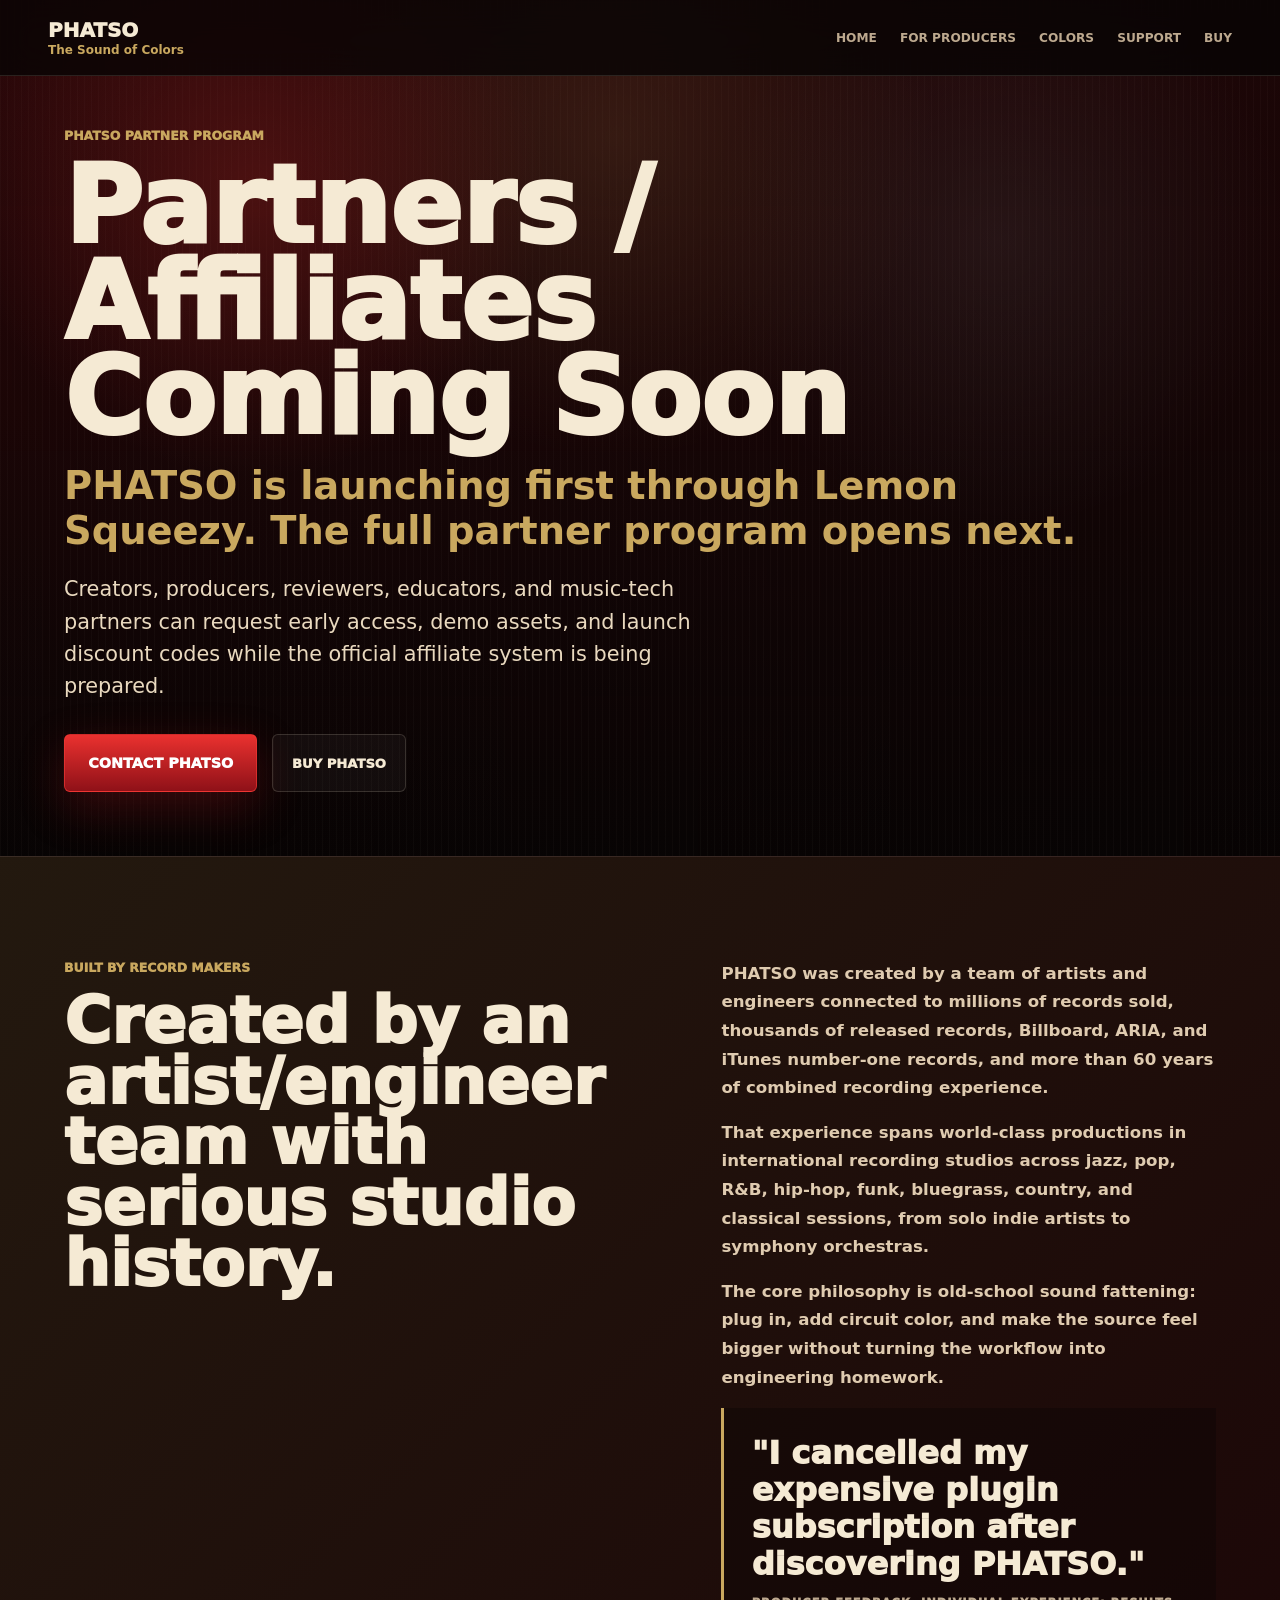
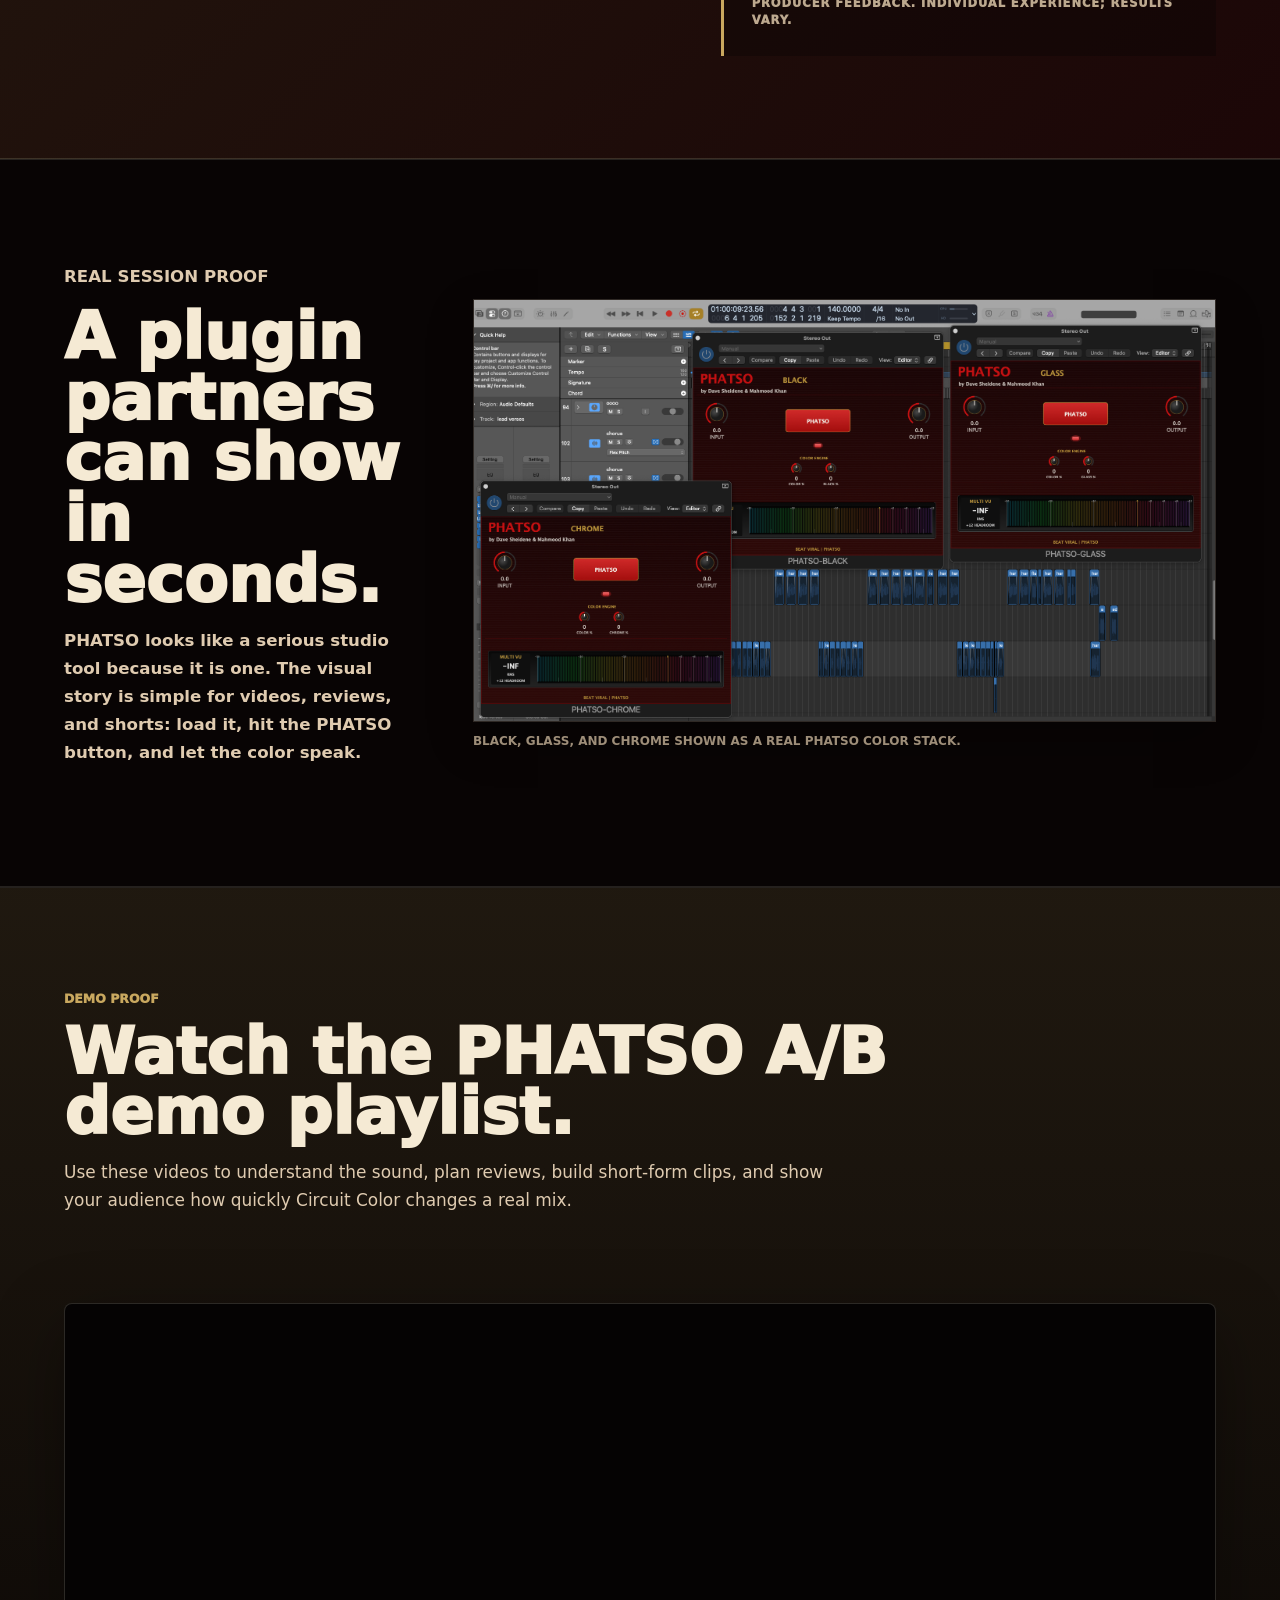
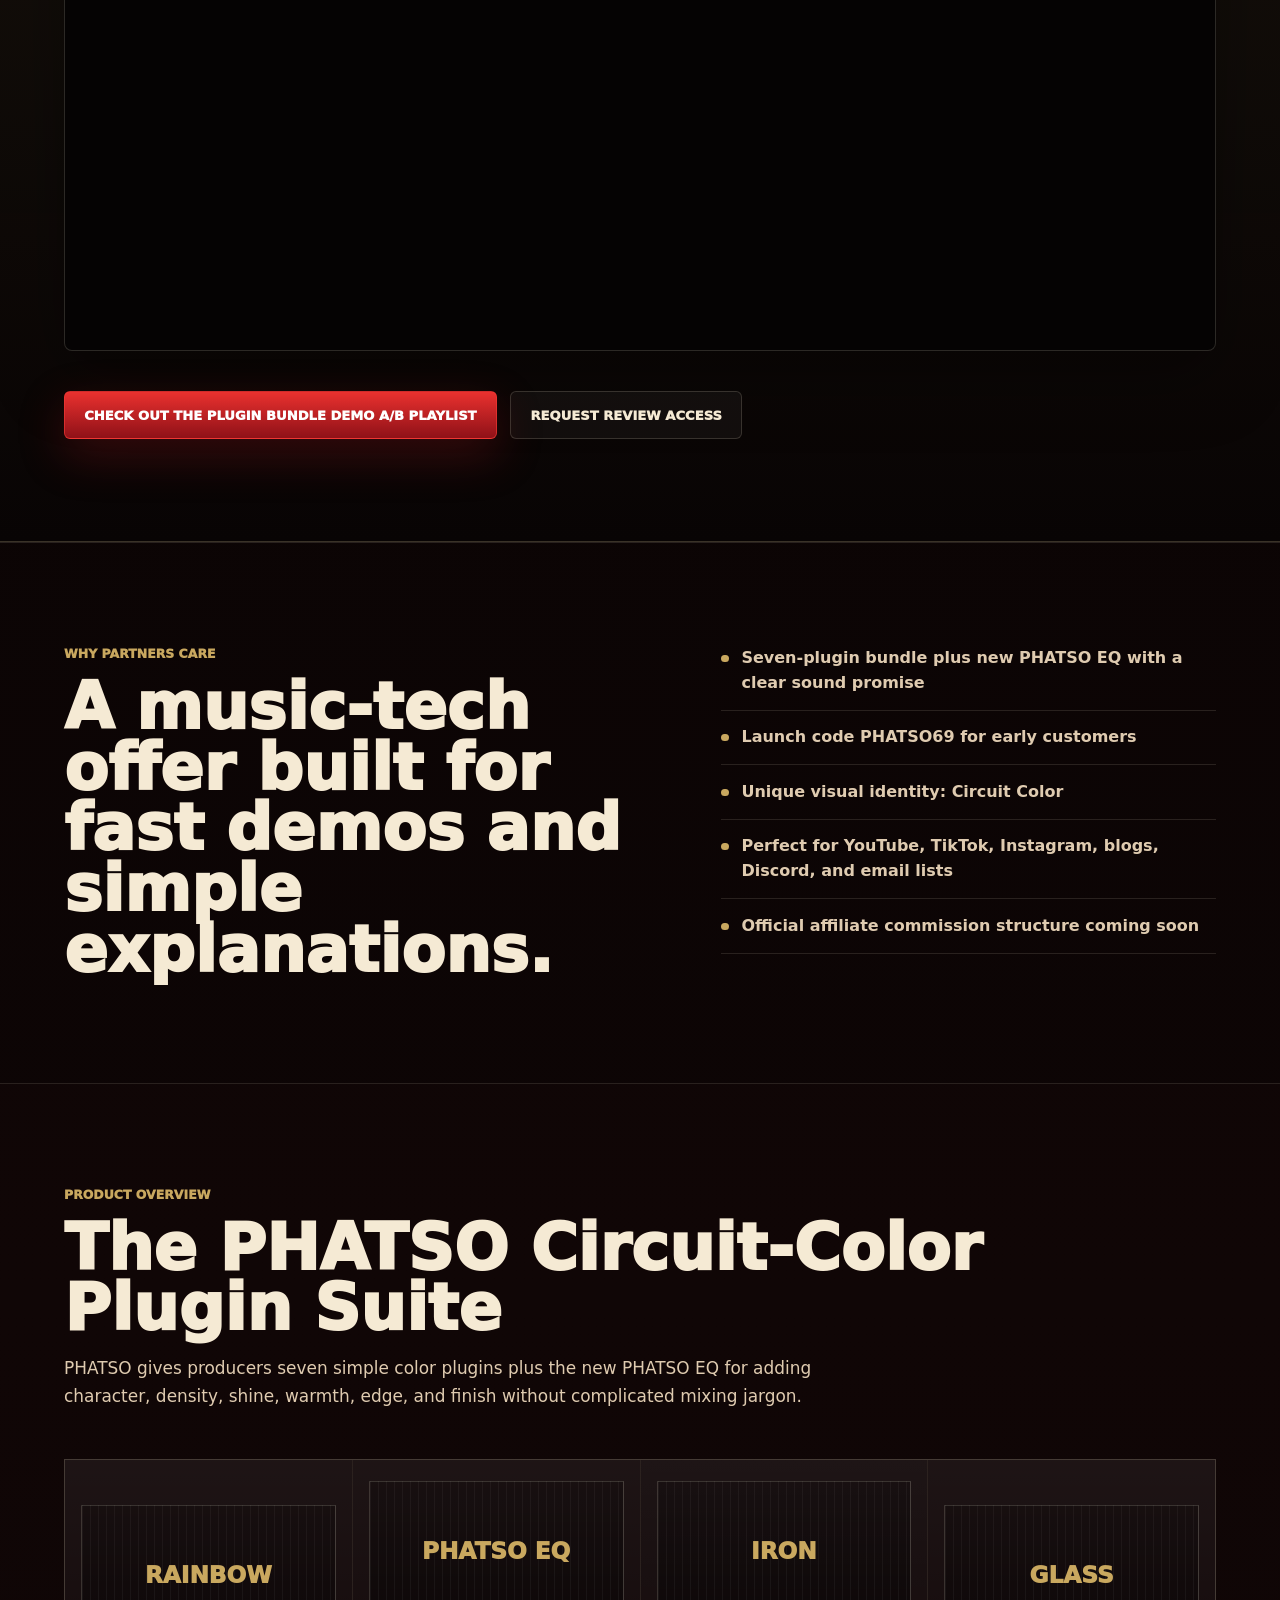
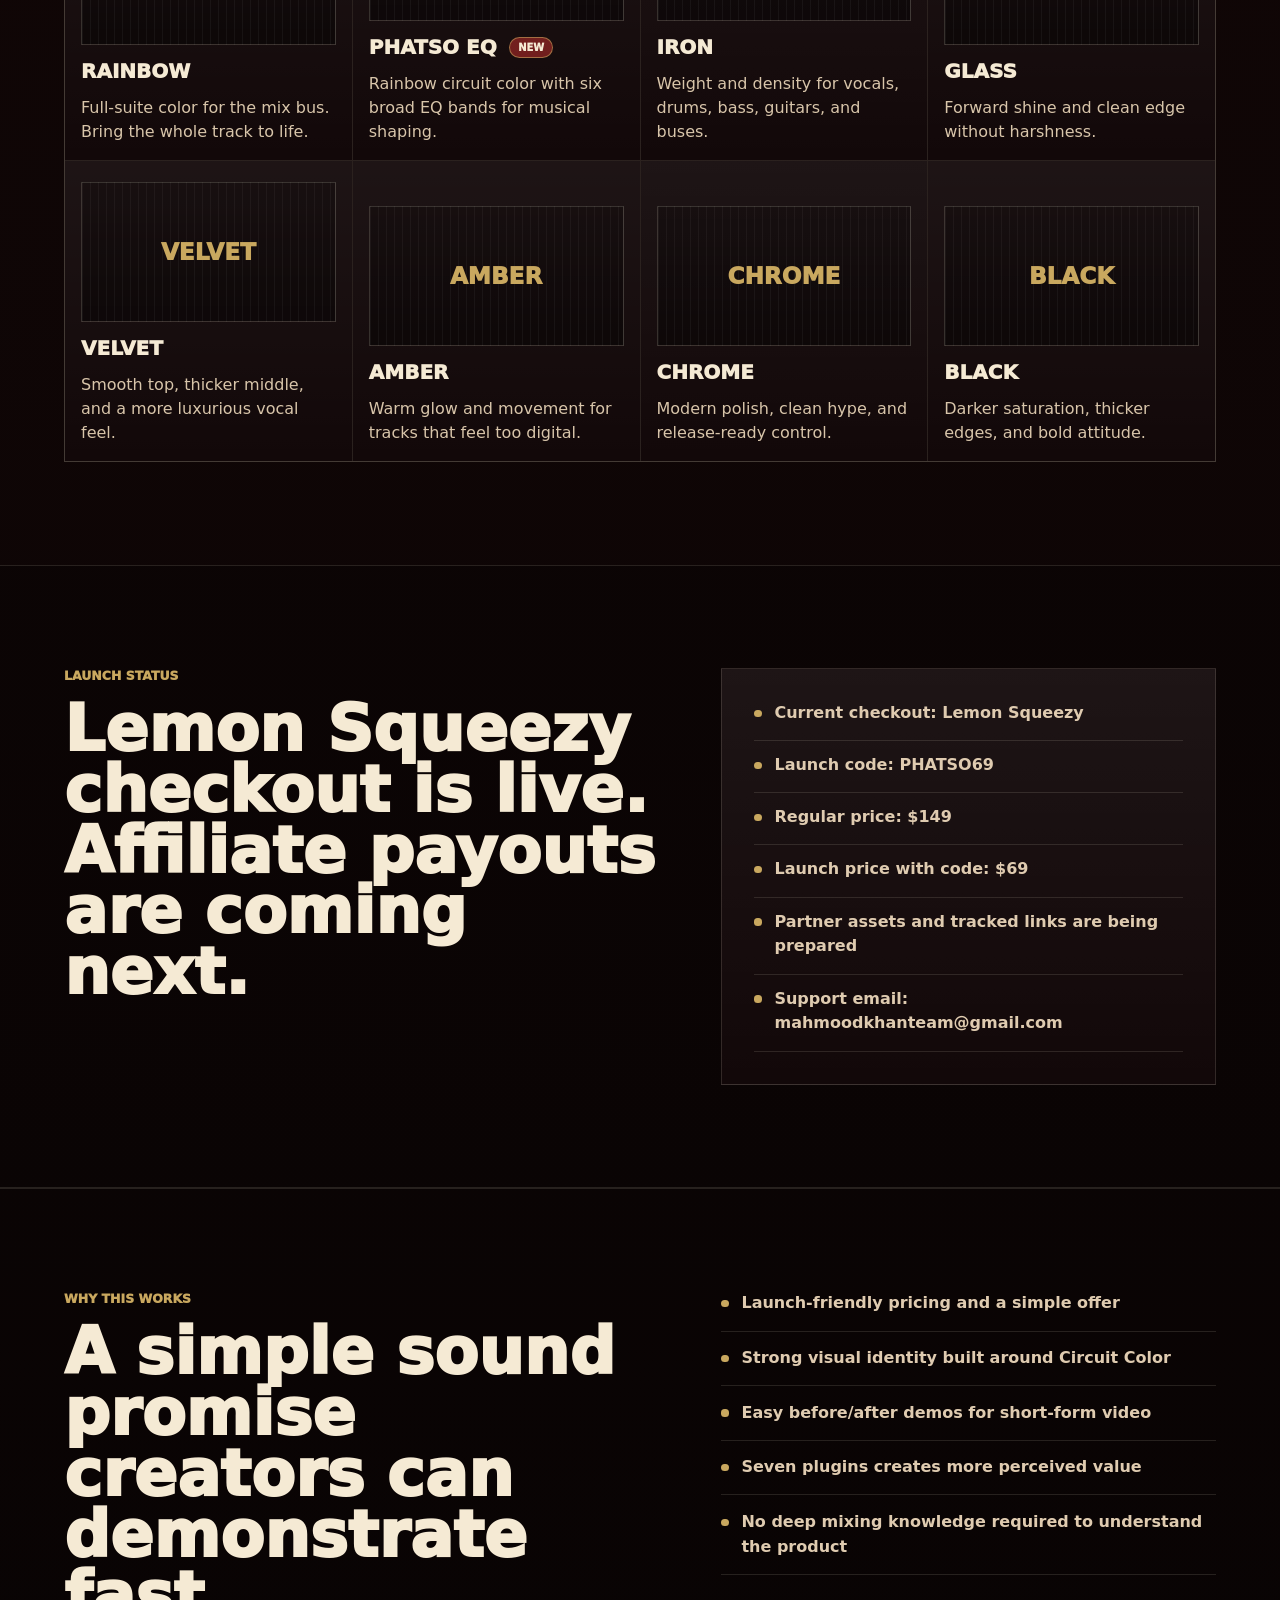
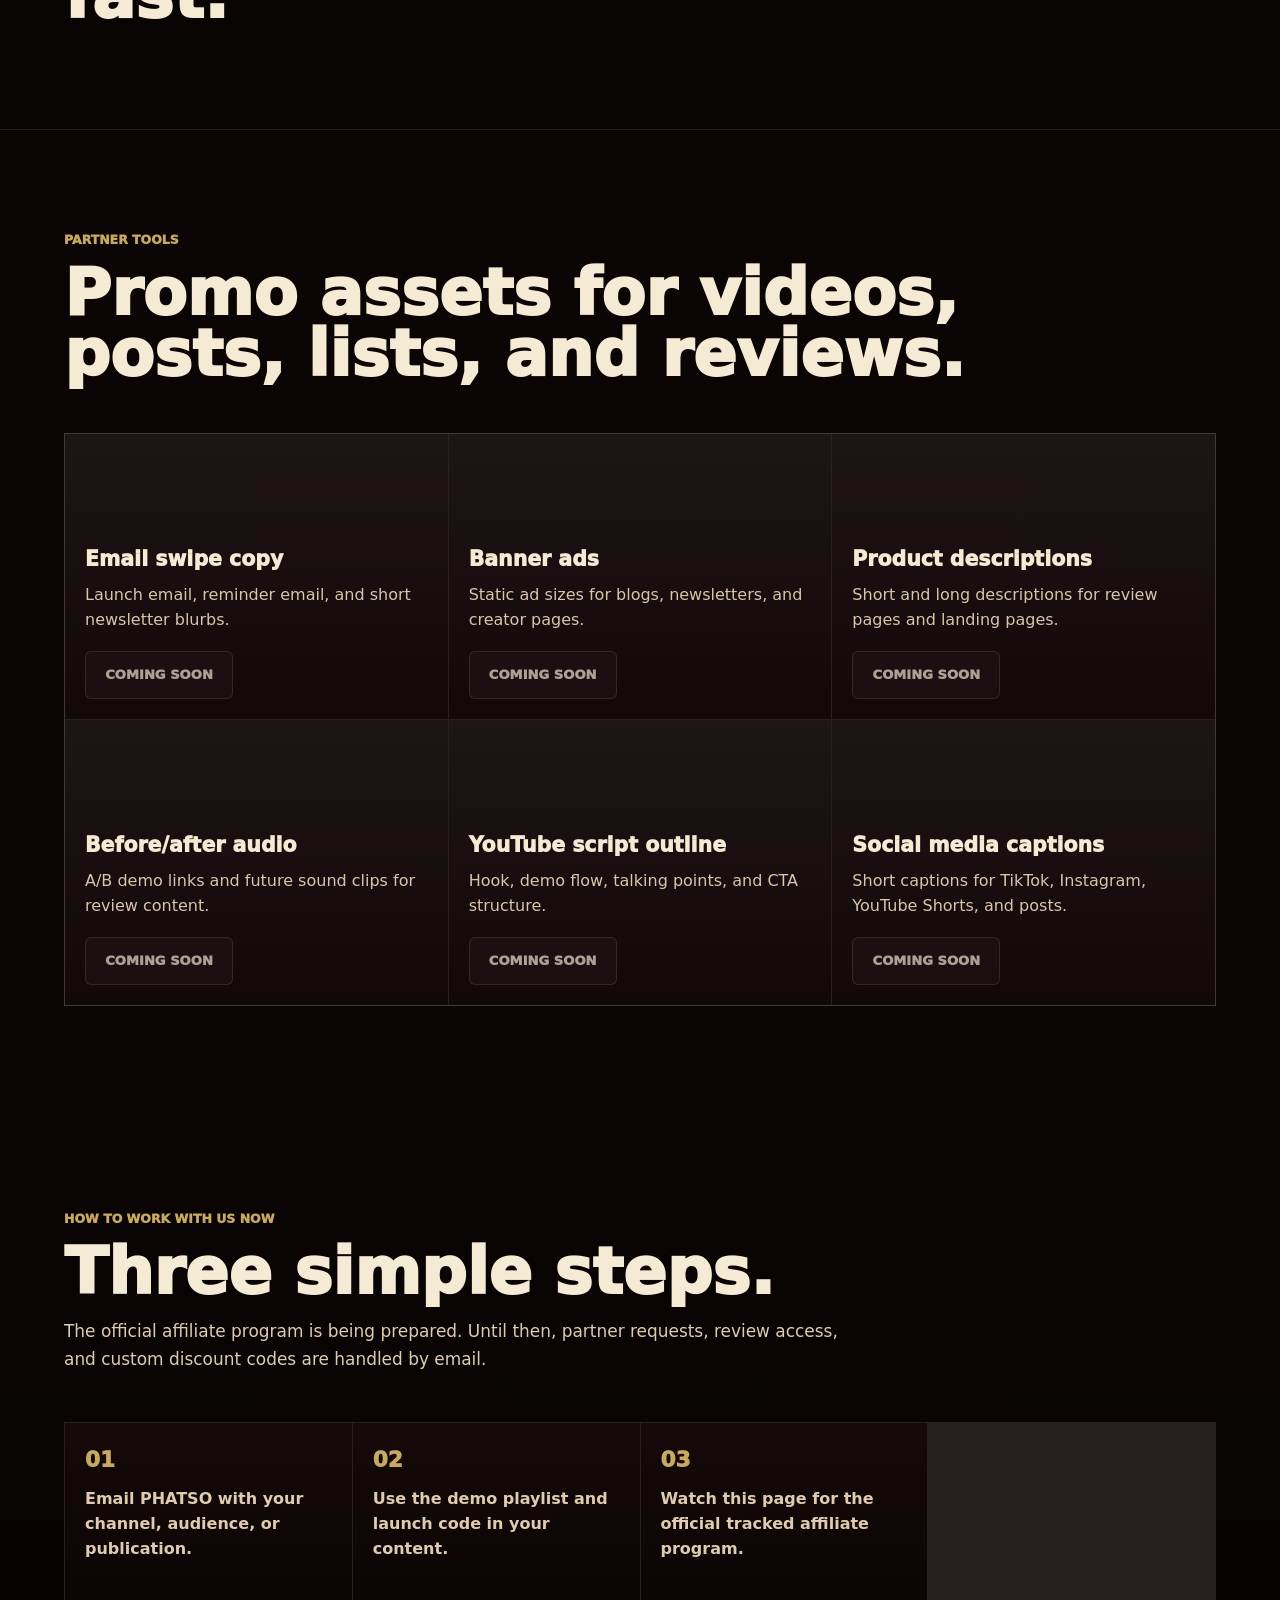
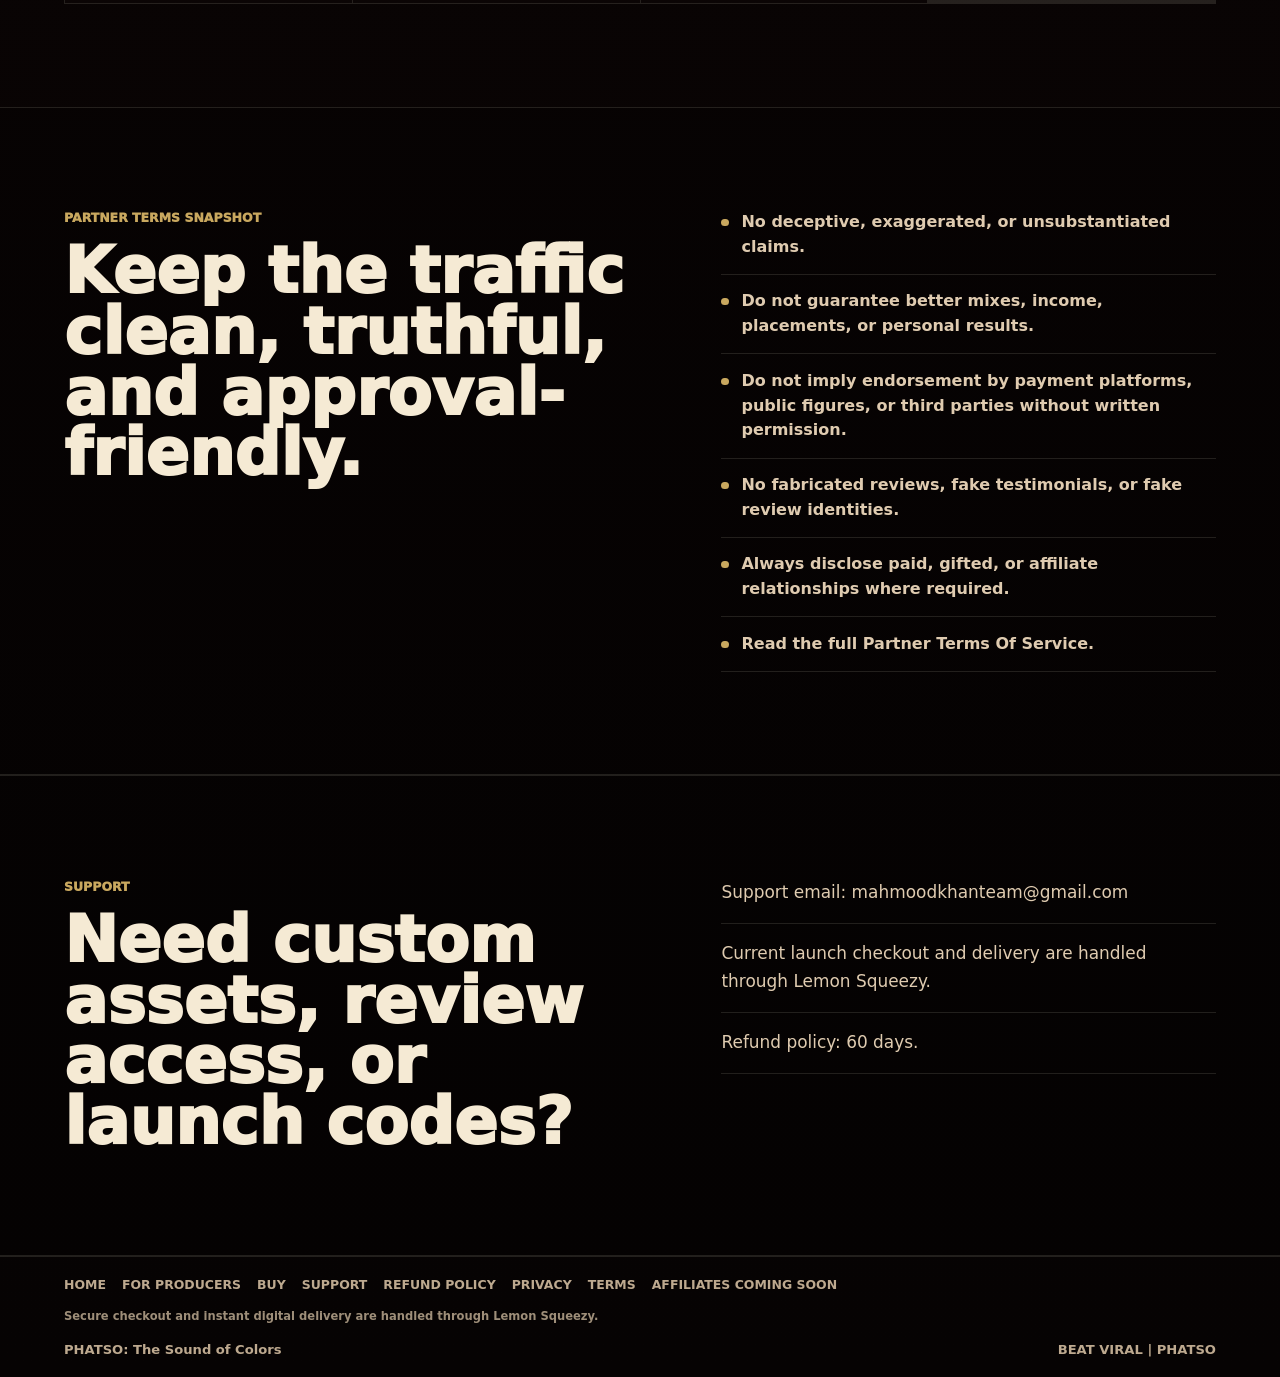
<file: affiliates.html>
<!doctype html>
<html lang="en">
<head>
  <meta charset="utf-8">
  <meta name="viewport" content="width=device-width, initial-scale=1">
  <meta name="description" content="PHATSO partner and affiliate program coming soon.">
  <title>PHATSO Partners Coming Soon</title>
  <link rel="stylesheet" href="styles.css?v=20260516e">
  <link rel="stylesheet" href="compliance.css?v=20260516a">
  <link rel="stylesheet" href="affiliates.css?v=20260516c">
</head>
<body>
  <header class="site-header" aria-label="PHATSO header">
    <a class="brand-mark" href="index.html" aria-label="PHATSO home">
      <span>PHATSO</span>
      <small>The Sound of Colors</small>
    </a>
    <nav aria-label="Primary navigation">
      <a href="index.html">Home</a>
      <a href="for-producers/">For Producers</a>
      <a href="index.html#colors">Colors</a>
      <a href="support.html">Support</a>
      <a href="index.html#buy">Buy</a>
    </nav>
  </header>

  <main id="top" class="partner-page">
    <section class="cb-hero" aria-label="PHATSO partner program hero">
      <div class="hero-art" aria-hidden="true"></div>
      <div class="cb-hero-inner">
        <p class="eyebrow">PHATSO partner program</p>
        <h1>Partners / Affiliates Coming Soon</h1>
        <p class="tagline">
          PHATSO is launching first through Lemon Squeezy. The full partner
          program opens next.
        </p>
        <p class="hero-copy">
          Creators, producers, reviewers, educators, and music-tech partners can
          request early access, demo assets, and launch discount codes while the
          official affiliate system is being prepared.
        </p>
        <div class="hero-actions">
          <a class="button primary cb-button" href="mailto:mahmoodkhanteam@gmail.com?subject=PHATSO%20Partner%20Request">Contact PHATSO</a>
          <a class="button ghost" href="https://phatso.lemonsqueezy.com/checkout/buy/368170a7-648a-4319-b9f5-aeb4636a27fd" target="_blank" rel="noopener">Buy PHATSO</a>
        </div>
      </div>
    </section>

    <section class="section cb-authority">
      <div>
        <p class="eyebrow">Built by record makers</p>
        <h2>Created by an artist/engineer team with serious studio history.</h2>
      </div>
      <div class="authority-copy">
        <p>
          PHATSO was created by a team of artists and engineers connected to
          millions of records sold, thousands of released records, Billboard,
          ARIA, and iTunes number-one records, and more than 60 years of
          combined recording experience.
        </p>
        <p>
          That experience spans world-class productions in international
          recording studios across jazz, pop, R&amp;B, hip-hop, funk, bluegrass,
          country, and classical sessions, from solo indie artists to symphony
          orchestras.
        </p>
        <p>
          The core philosophy is old-school sound fattening: plug in, add
          circuit color, and make the source feel bigger without turning the
          workflow into engineering homework.
        </p>
        <blockquote>
          "I cancelled my expensive plugin subscription after discovering
          PHATSO."
          <span>Producer feedback. Individual experience; results vary.</span>
        </blockquote>
      </div>
    </section>

    <section class="section session-showcase" id="session-proof" aria-label="PHATSO in a real session">
      <div class="session-copy">
        <p class="eyebrow">Real session proof</p>
        <h2>A plugin partners can show in seconds.</h2>
        <p>
          PHATSO looks like a serious studio tool because it is one. The visual
          story is simple for videos, reviews, and shorts: load it, hit the
          PHATSO button, and let the color speak.
        </p>
      </div>
      <figure class="session-frame">
        <img src="assets/phatso-color-stack-black-glass-chrome.png" alt="PHATSO BLACK, GLASS, and CHROME plugins open inside a DAW mix session">
        <figcaption>BLACK, GLASS, and CHROME shown as a real PHATSO color stack.</figcaption>
      </figure>
    </section>

    <section class="section video-showcase affiliate-video" id="demo-playlist" aria-label="PHATSO A/B demo playlist">
      <div class="section-heading">
        <p class="eyebrow">Demo proof</p>
        <h2>Watch the PHATSO A/B demo playlist.</h2>
        <p class="section-copy">
          Use these videos to understand the sound, plan reviews, build short-form
          clips, and show your audience how quickly Circuit Color changes a real mix.
        </p>
      </div>
      <div class="video-frame">
        <iframe
          src="https://www.youtube.com/embed/videoseries?list=PLWny2VF9f3QQKqo2jHIHOsKiudsxuGbh_"
          title="PHATSO Circuit Color Plugin A/B Demos playlist"
          allow="accelerometer; autoplay; clipboard-write; encrypted-media; gyroscope; picture-in-picture; web-share"
          allowfullscreen></iframe>
      </div>
      <div class="video-actions">
        <a class="button primary" href="https://www.youtube.com/playlist?list=PLWny2VF9f3QQKqo2jHIHOsKiudsxuGbh_" target="_blank" rel="noopener">Check out the plugin bundle demo A/B playlist</a>
        <a class="button ghost" href="mailto:mahmoodkhanteam@gmail.com?subject=PHATSO%20Review%20Access">Request review access</a>
      </div>
    </section>

    <section class="section cb-split">
      <div>
        <p class="eyebrow">Why partners care</p>
        <h2>A music-tech offer built for fast demos and simple explanations.</h2>
      </div>
      <ul class="cb-bullet-list">
        <li>Seven-plugin bundle plus new PHATSO EQ with a clear sound promise</li>
        <li>Launch code PHATSO69 for early customers</li>
        <li>Unique visual identity: Circuit Color</li>
        <li>Perfect for YouTube, TikTok, Instagram, blogs, Discord, and email lists</li>
        <li>Official affiliate commission structure coming soon</li>
      </ul>
    </section>

    <section class="section cb-products">
      <div class="section-heading">
        <p class="eyebrow">Product overview</p>
        <h2>The PHATSO Circuit-Color Plugin Suite</h2>
        <p class="section-copy">
          PHATSO gives producers seven simple color plugins plus the new PHATSO EQ
          for adding character, density, shine, warmth, edge, and finish without
          complicated mixing jargon.
        </p>
      </div>
      <div class="cb-plugin-grid">
        <article class="cb-plugin-card rainbow">
          <div class="plugin-tile">RAINBOW</div>
          <h3>RAINBOW</h3>
          <p>Full-suite color for the mix bus. Bring the whole track to life.</p>
        </article>
        <article class="cb-plugin-card eq-new">
          <div class="plugin-tile">PHATSO EQ</div>
          <h3>PHATSO EQ <span class="new-pill">NEW</span></h3>
          <p>Rainbow circuit color with six broad EQ bands for musical shaping.</p>
        </article>
        <article class="cb-plugin-card iron">
          <div class="plugin-tile">IRON</div>
          <h3>IRON</h3>
          <p>Weight and density for vocals, drums, bass, guitars, and buses.</p>
        </article>
        <article class="cb-plugin-card glass">
          <div class="plugin-tile">GLASS</div>
          <h3>GLASS</h3>
          <p>Forward shine and clean edge without harshness.</p>
        </article>
        <article class="cb-plugin-card velvet">
          <div class="plugin-tile">VELVET</div>
          <h3>VELVET</h3>
          <p>Smooth top, thicker middle, and a more luxurious vocal feel.</p>
        </article>
        <article class="cb-plugin-card amber">
          <div class="plugin-tile">AMBER</div>
          <h3>AMBER</h3>
          <p>Warm glow and movement for tracks that feel too digital.</p>
        </article>
        <article class="cb-plugin-card chrome">
          <div class="plugin-tile">CHROME</div>
          <h3>CHROME</h3>
          <p>Modern polish, clean hype, and release-ready control.</p>
        </article>
        <article class="cb-plugin-card black">
          <div class="plugin-tile">BLACK</div>
          <h3>BLACK</h3>
          <p>Darker saturation, thicker edges, and bold attitude.</p>
        </article>
      </div>
    </section>

    <section class="section cb-commission">
      <div>
        <p class="eyebrow">Launch status</p>
        <h2>Lemon Squeezy checkout is live. Affiliate payouts are coming next.</h2>
      </div>
      <div class="commission-card">
        <ul class="cb-bullet-list compact">
          <li>Current checkout: Lemon Squeezy</li>
          <li>Launch code: PHATSO69</li>
          <li>Regular price: $149</li>
          <li>Launch price with code: $69</li>
          <li>Partner assets and tracked links are being prepared</li>
          <li>Support email: mahmoodkhanteam@gmail.com</li>
        </ul>
      </div>
    </section>

    <section class="section cb-split">
      <div>
        <p class="eyebrow">Why this works</p>
        <h2>A simple sound promise creators can demonstrate fast.</h2>
      </div>
      <ul class="cb-bullet-list">
        <li>Launch-friendly pricing and a simple offer</li>
        <li>Strong visual identity built around Circuit Color</li>
        <li>Easy before/after demos for short-form video</li>
        <li>Seven plugins creates more perceived value</li>
        <li>No deep mixing knowledge required to understand the product</li>
      </ul>
    </section>

    <section class="section cb-tools">
      <div class="section-heading">
        <p class="eyebrow">Partner tools</p>
        <h2>Promo assets for videos, posts, lists, and reviews.</h2>
      </div>
      <div class="asset-grid">
        <article class="asset-card">
          <h3>Email swipe copy</h3>
          <p>Launch email, reminder email, and short newsletter blurbs.</p>
          <span class="button ghost button-disabled" aria-disabled="true">Coming soon</span>
        </article>
        <article class="asset-card">
          <h3>Banner ads</h3>
          <p>Static ad sizes for blogs, newsletters, and creator pages.</p>
          <span class="button ghost button-disabled" aria-disabled="true">Coming soon</span>
        </article>
        <article class="asset-card">
          <h3>Product descriptions</h3>
          <p>Short and long descriptions for review pages and landing pages.</p>
          <span class="button ghost button-disabled" aria-disabled="true">Coming soon</span>
        </article>
        <article class="asset-card">
          <h3>Before/after audio</h3>
          <p>A/B demo links and future sound clips for review content.</p>
          <span class="button ghost button-disabled" aria-disabled="true">Coming soon</span>
        </article>
        <article class="asset-card">
          <h3>YouTube script outline</h3>
          <p>Hook, demo flow, talking points, and CTA structure.</p>
          <span class="button ghost button-disabled" aria-disabled="true">Coming soon</span>
        </article>
        <article class="asset-card">
          <h3>Social media captions</h3>
          <p>Short captions for TikTok, Instagram, YouTube Shorts, and posts.</p>
          <span class="button ghost button-disabled" aria-disabled="true">Coming soon</span>
        </article>
      </div>
    </section>

    <section class="section cb-steps">
      <div class="section-heading">
        <p class="eyebrow">How to work with us now</p>
        <h2>Three simple steps.</h2>
        <p class="section-copy">
          The official affiliate program is being prepared. Until then, partner
          requests, review access, and custom discount codes are handled by email.
        </p>
      </div>
      <ol class="step-list">
        <li>Email PHATSO with your channel, audience, or publication.</li>
        <li>Use the demo playlist and launch code in your content.</li>
        <li>Watch this page for the official tracked affiliate program.</li>
      </ol>
    </section>

    <section class="section cb-split">
      <div>
        <p class="eyebrow">Partner terms snapshot</p>
        <h2>Keep the traffic clean, truthful, and approval-friendly.</h2>
      </div>
      <ul class="cb-bullet-list">
        <li>No deceptive, exaggerated, or unsubstantiated claims.</li>
        <li>Do not guarantee better mixes, income, placements, or personal results.</li>
        <li>Do not imply endorsement by payment platforms, public figures, or third parties without written permission.</li>
        <li>No fabricated reviews, fake testimonials, or fake review identities.</li>
        <li>Always disclose paid, gifted, or affiliate relationships where required.</li>
        <li>Read the full <a href="affiliate-terms.html">Partner Terms Of Service</a>.</li>
      </ul>
    </section>

    <section class="section cb-support">
      <div>
        <p class="eyebrow">Support</p>
        <h2>Need custom assets, review access, or launch codes?</h2>
      </div>
      <div class="support-copy">
        <p>Support email: <a href="mailto:mahmoodkhanteam@gmail.com">mahmoodkhanteam@gmail.com</a></p>
        <p>Current launch checkout and delivery are handled through Lemon Squeezy.</p>
        <p>Refund policy: 60 days.</p>
      </div>
    </section>
  </main>

  <footer class="site-footer">
    <nav class="footer-nav" aria-label="Footer navigation">
      <a href="index.html">Home</a>
      <a href="for-producers/">For Producers</a>
      <a href="https://phatso.lemonsqueezy.com/checkout/buy/368170a7-648a-4319-b9f5-aeb4636a27fd" target="_blank" rel="noopener">Buy</a>
      <a href="support.html">Support</a>
      <a href="refund.html">Refund Policy</a>
      <a href="privacy.html">Privacy</a>
      <a href="terms.html">Terms</a>
      <a href="affiliates.html">Affiliates coming soon</a>
    </nav>
    <p class="platform-note">Secure checkout and instant digital delivery are handled through Lemon Squeezy.</p>
    <span>PHATSO: The Sound of Colors</span>
    <span>BEAT VIRAL | PHATSO</span>
  </footer>

  <script src="script.js"></script>
</body>
</html>
</file>
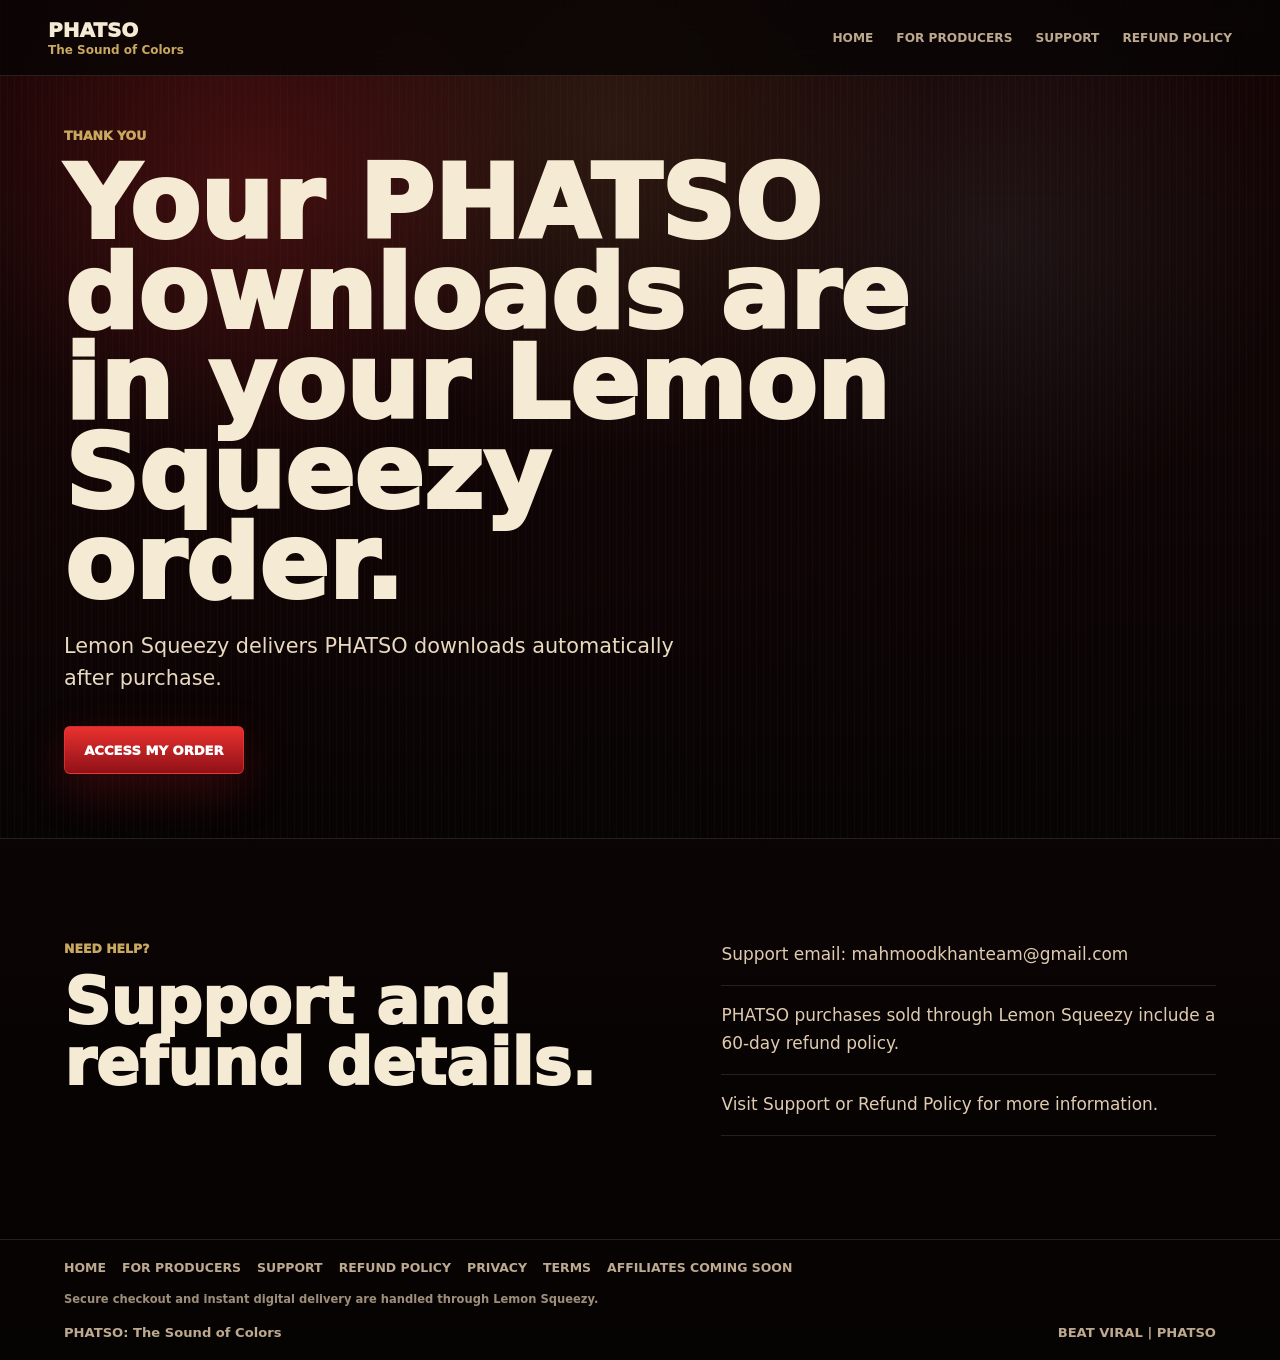
<file: delivery.html>
<!doctype html>
<html lang="en">
<head>
  <meta charset="utf-8">
  <meta name="viewport" content="width=device-width, initial-scale=1">
  <meta name="description" content="PHATSO delivery and download help.">
  <title>PHATSO Delivery</title>
  <link rel="stylesheet" href="styles.css?v=20260516e">
  <link rel="stylesheet" href="compliance.css?v=20260516a">
</head>
<body>
  <header class="site-header" aria-label="PHATSO header">
    <a class="brand-mark" href="index.html" aria-label="PHATSO home">
      <span>PHATSO</span>
      <small>The Sound of Colors</small>
    </a>
    <nav aria-label="Primary navigation">
      <a href="index.html">Home</a>
      <a href="for-producers/">For Producers</a>
      <a href="support.html">Support</a>
      <a href="refund.html">Refund Policy</a>
    </nav>
  </header>

  <main id="top">
    <section class="page-hero policy-hero">
      <div class="hero-art" aria-hidden="true"></div>
      <div class="page-hero-content">
        <p class="eyebrow">Thank you</p>
        <h1>Your PHATSO downloads are in your Lemon Squeezy order.</h1>
        <p class="hero-copy">
          Lemon Squeezy delivers PHATSO downloads automatically after purchase.
        </p>
        <div class="hero-actions">
          <a class="button primary" href="https://app.lemonsqueezy.com/my-orders" target="_blank" rel="noopener">Access my order</a>
        </div>
      </div>
    </section>

    <section class="section policy-section">
      <div>
        <p class="eyebrow">Need help?</p>
        <h2>Support and refund details.</h2>
      </div>
      <div class="answer-list">
        <p>
          Support email:
          <a href="mailto:mahmoodkhanteam@gmail.com">mahmoodkhanteam@gmail.com</a>
        </p>
        <p>
          PHATSO purchases sold through Lemon Squeezy include a 60-day refund
          policy.
        </p>
        <p>
          Visit <a href="support.html">Support</a> or
          <a href="refund.html">Refund Policy</a> for more information.
        </p>
      </div>
    </section>
  </main>

  <footer class="site-footer">
    <nav class="footer-nav" aria-label="Footer navigation">
      <a href="index.html">Home</a>
      <a href="for-producers/">For Producers</a>
      <a href="support.html">Support</a>
      <a href="refund.html">Refund Policy</a>
      <a href="privacy.html">Privacy</a>
      <a href="terms.html">Terms</a>
      <a href="affiliates.html">Affiliates coming soon</a>
    </nav>
    <p class="platform-note">Secure checkout and instant digital delivery are handled through Lemon Squeezy.</p>
    <span>PHATSO: The Sound of Colors</span>
    <span>BEAT VIRAL | PHATSO</span>
  </footer>

  <script src="script.js"></script>
</body>
</html>
</file>
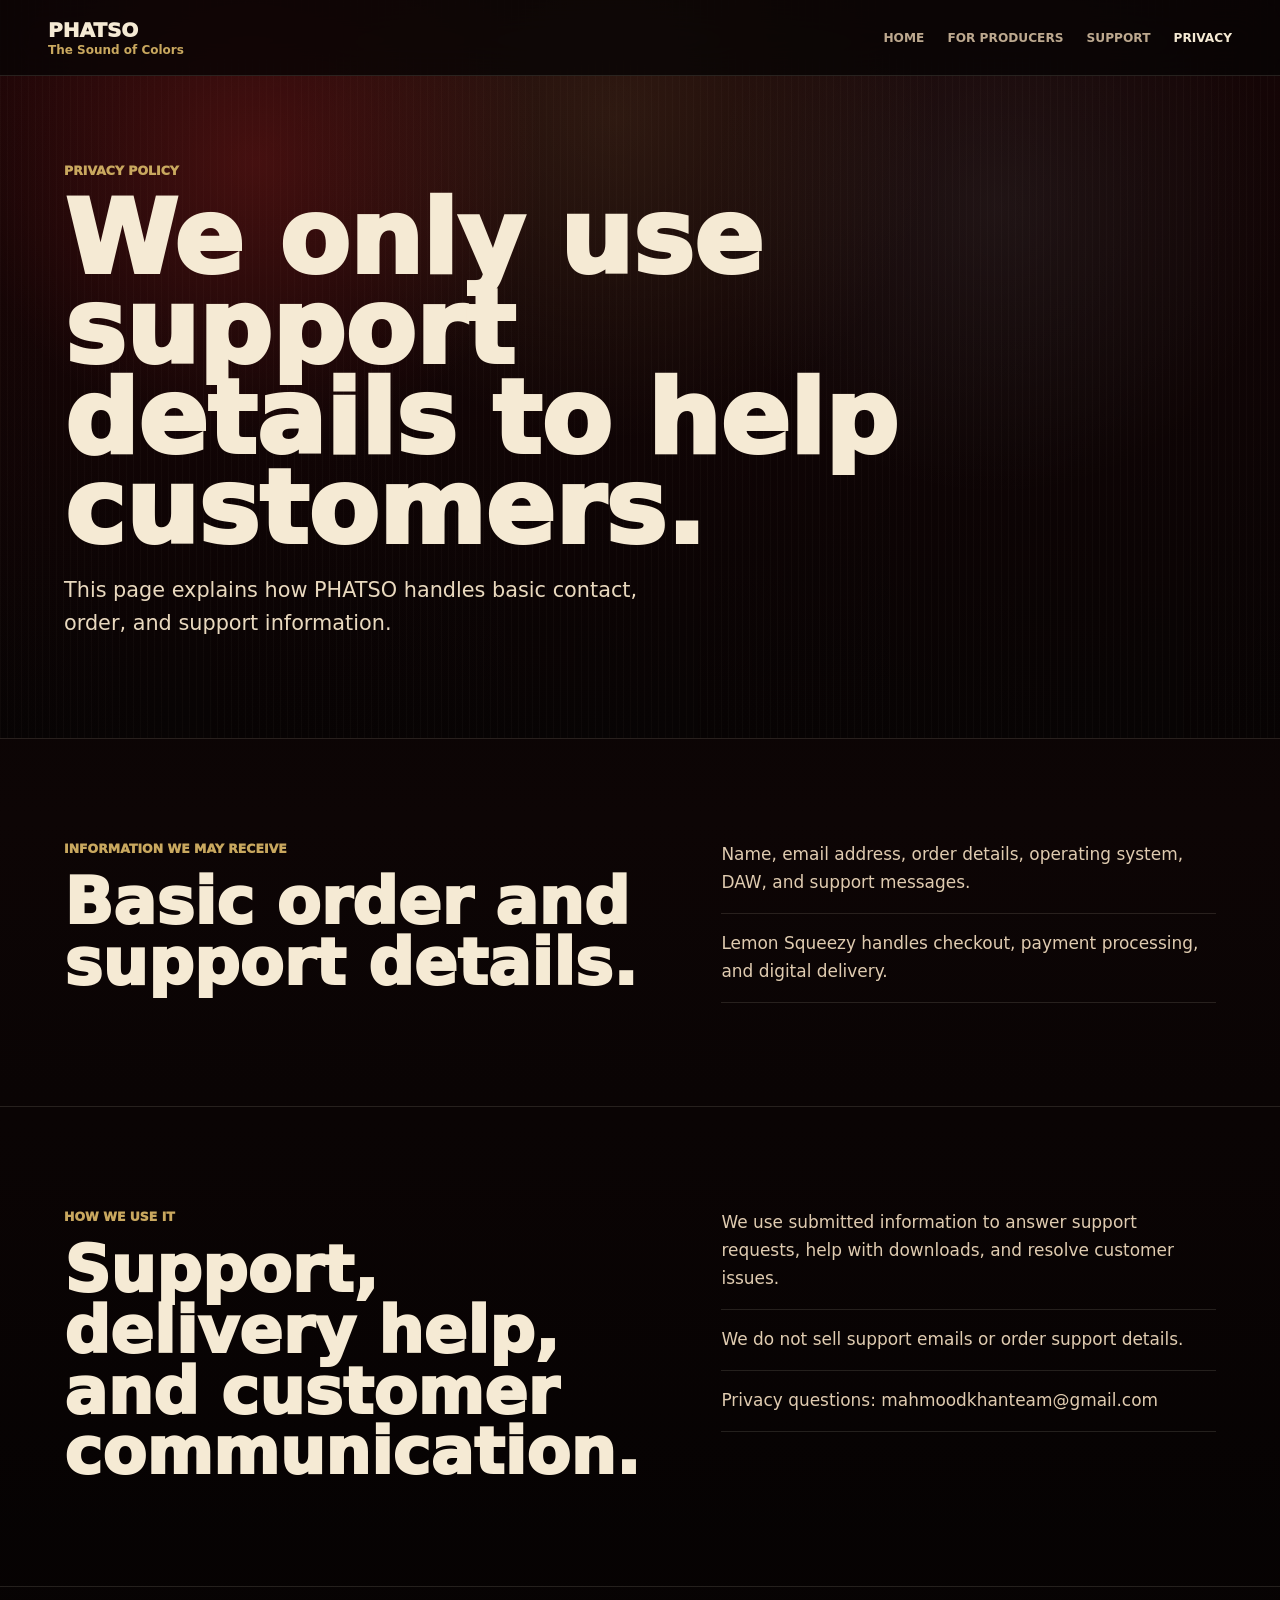
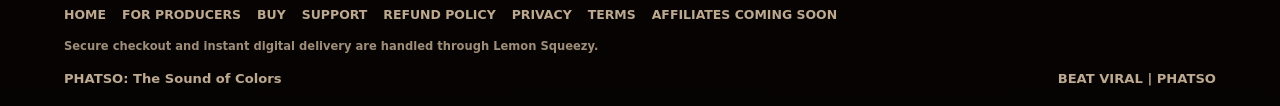
<file: privacy.html>
<!doctype html>
<html lang="en">
<head>
  <meta charset="utf-8">
  <meta name="viewport" content="width=device-width, initial-scale=1">
  <meta name="description" content="PHATSO privacy policy.">
  <title>PHATSO Privacy Policy</title>
  <link rel="stylesheet" href="styles.css?v=20260516e">
  <link rel="stylesheet" href="compliance.css?v=20260516a">
</head>
<body>
  <header class="site-header" aria-label="PHATSO header">
    <a class="brand-mark" href="index.html" aria-label="PHATSO home">
      <span>PHATSO</span>
      <small>The Sound of Colors</small>
    </a>
    <nav aria-label="Primary navigation">
      <a href="index.html">Home</a>
      <a href="for-producers/">For Producers</a>
      <a href="support.html">Support</a>
      <a href="privacy.html" aria-current="page">Privacy</a>
    </nav>
  </header>

  <main id="top">
    <section class="page-hero policy-hero">
      <div class="hero-art" aria-hidden="true"></div>
      <div class="page-hero-content">
        <p class="eyebrow">Privacy policy</p>
        <h1>We only use support details to help customers.</h1>
        <p class="hero-copy">
          This page explains how PHATSO handles basic contact, order, and
          support information.
        </p>
      </div>
    </section>

    <section class="section policy-section">
      <div>
        <p class="eyebrow">Information we may receive</p>
        <h2>Basic order and support details.</h2>
      </div>
      <div class="answer-list">
        <p>Name, email address, order details, operating system, DAW, and support messages.</p>
        <p>Lemon Squeezy handles checkout, payment processing, and digital delivery.</p>
      </div>
    </section>

    <section class="section policy-section">
      <div>
        <p class="eyebrow">How we use it</p>
        <h2>Support, delivery help, and customer communication.</h2>
      </div>
      <div class="answer-list">
        <p>We use submitted information to answer support requests, help with downloads, and resolve customer issues.</p>
        <p>We do not sell support emails or order support details.</p>
        <p>Privacy questions: <a href="mailto:mahmoodkhanteam@gmail.com">mahmoodkhanteam@gmail.com</a></p>
      </div>
    </section>
  </main>

  <footer class="site-footer">
    <nav class="footer-nav" aria-label="Footer navigation">
      <a href="index.html">Home</a>
      <a href="for-producers/">For Producers</a>
      <a href="https://phatso.lemonsqueezy.com/checkout/buy/368170a7-648a-4319-b9f5-aeb4636a27fd" target="_blank" rel="noopener">Buy</a>
      <a href="support.html">Support</a>
      <a href="refund.html">Refund Policy</a>
      <a href="privacy.html">Privacy</a>
      <a href="terms.html">Terms</a>
      <a href="affiliates.html">Affiliates coming soon</a>
    </nav>
    <p class="platform-note">Secure checkout and instant digital delivery are handled through Lemon Squeezy.</p>
    <span>PHATSO: The Sound of Colors</span>
    <span>BEAT VIRAL | PHATSO</span>
  </footer>
</body>
</html>
</file>
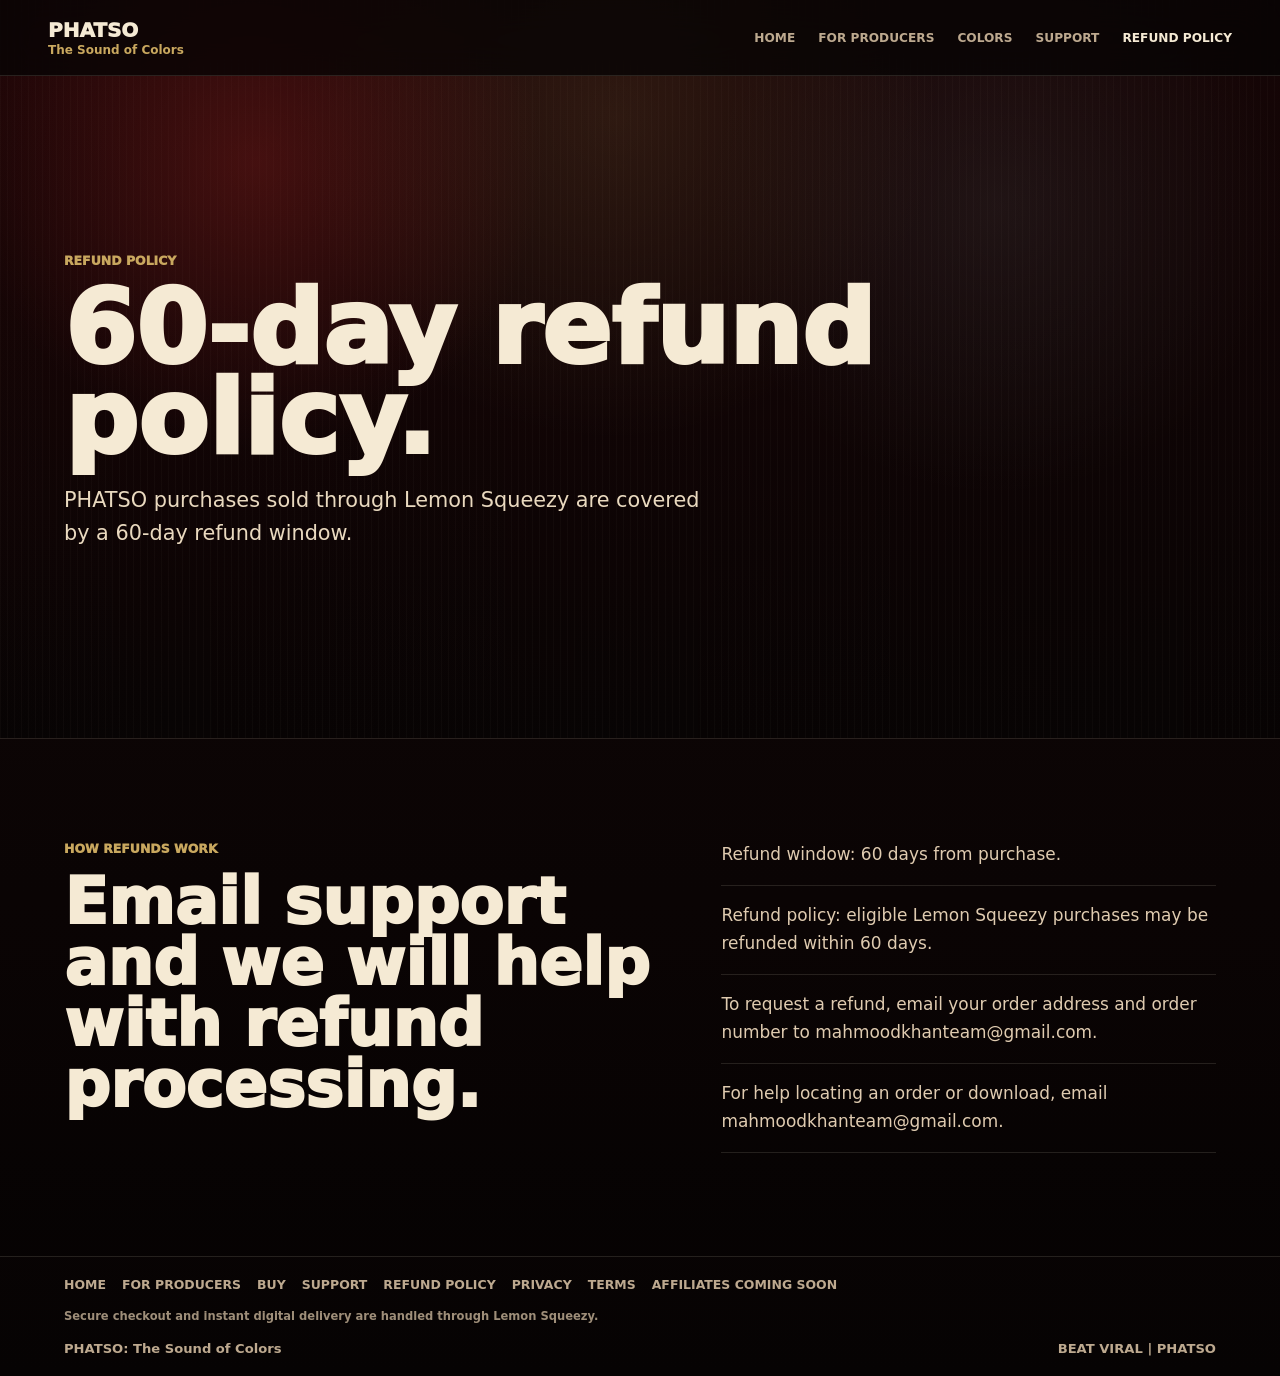
<file: refund.html>
<!doctype html>
<html lang="en">
<head>
  <meta charset="utf-8">
  <meta name="viewport" content="width=device-width, initial-scale=1">
  <meta name="description" content="PHATSO refund policy for Lemon Squeezy purchases.">
  <title>PHATSO Refund Policy</title>
  <link rel="stylesheet" href="styles.css?v=20260516e">
  <link rel="stylesheet" href="compliance.css?v=20260516a">
</head>
<body>
  <header class="site-header" aria-label="PHATSO header">
    <a class="brand-mark" href="index.html" aria-label="PHATSO home">
      <span>PHATSO</span>
      <small>The Sound of Colors</small>
    </a>
    <nav aria-label="Primary navigation">
      <a href="index.html">Home</a>
      <a href="for-producers/">For Producers</a>
      <a href="index.html#colors">Colors</a>
      <a href="support.html">Support</a>
      <a href="refund.html" aria-current="page">Refund Policy</a>
    </nav>
  </header>

  <main id="top">
    <section class="page-hero policy-hero">
      <div class="hero-art" aria-hidden="true"></div>
      <div class="page-hero-content">
        <p class="eyebrow">Refund policy</p>
        <h1>60-day refund policy.</h1>
        <p class="hero-copy">
          PHATSO purchases sold through Lemon Squeezy are covered by a 60-day
          refund window.
        </p>
      </div>
    </section>

    <section class="section policy-section">
      <div>
        <p class="eyebrow">How refunds work</p>
        <h2>Email support and we will help with refund processing.</h2>
      </div>
      <div class="answer-list">
        <p>Refund window: 60 days from purchase.</p>
        <p>Refund policy: eligible Lemon Squeezy purchases may be refunded within 60 days.</p>
        <p>
          To request a refund, email your order address and order number to
          <a href="mailto:mahmoodkhanteam@gmail.com">mahmoodkhanteam@gmail.com</a>.
        </p>
        <p>
          For help locating an order or download, email
          <a href="mailto:mahmoodkhanteam@gmail.com">mahmoodkhanteam@gmail.com</a>.
        </p>
      </div>
    </section>
  </main>

  <footer class="site-footer">
    <nav class="footer-nav" aria-label="Footer navigation">
      <a href="index.html">Home</a>
      <a href="for-producers/">For Producers</a>
      <a href="https://phatso.lemonsqueezy.com/checkout/buy/368170a7-648a-4319-b9f5-aeb4636a27fd" target="_blank" rel="noopener">Buy</a>
      <a href="support.html">Support</a>
      <a href="refund.html">Refund Policy</a>
      <a href="privacy.html">Privacy</a>
      <a href="terms.html">Terms</a>
      <a href="affiliates.html">Affiliates coming soon</a>
    </nav>
    <p class="platform-note">Secure checkout and instant digital delivery are handled through Lemon Squeezy.</p>
    <span>PHATSO: The Sound of Colors</span>
    <span>BEAT VIRAL | PHATSO</span>
  </footer>

  <script src="script.js"></script>
</body>
</html>
</file>
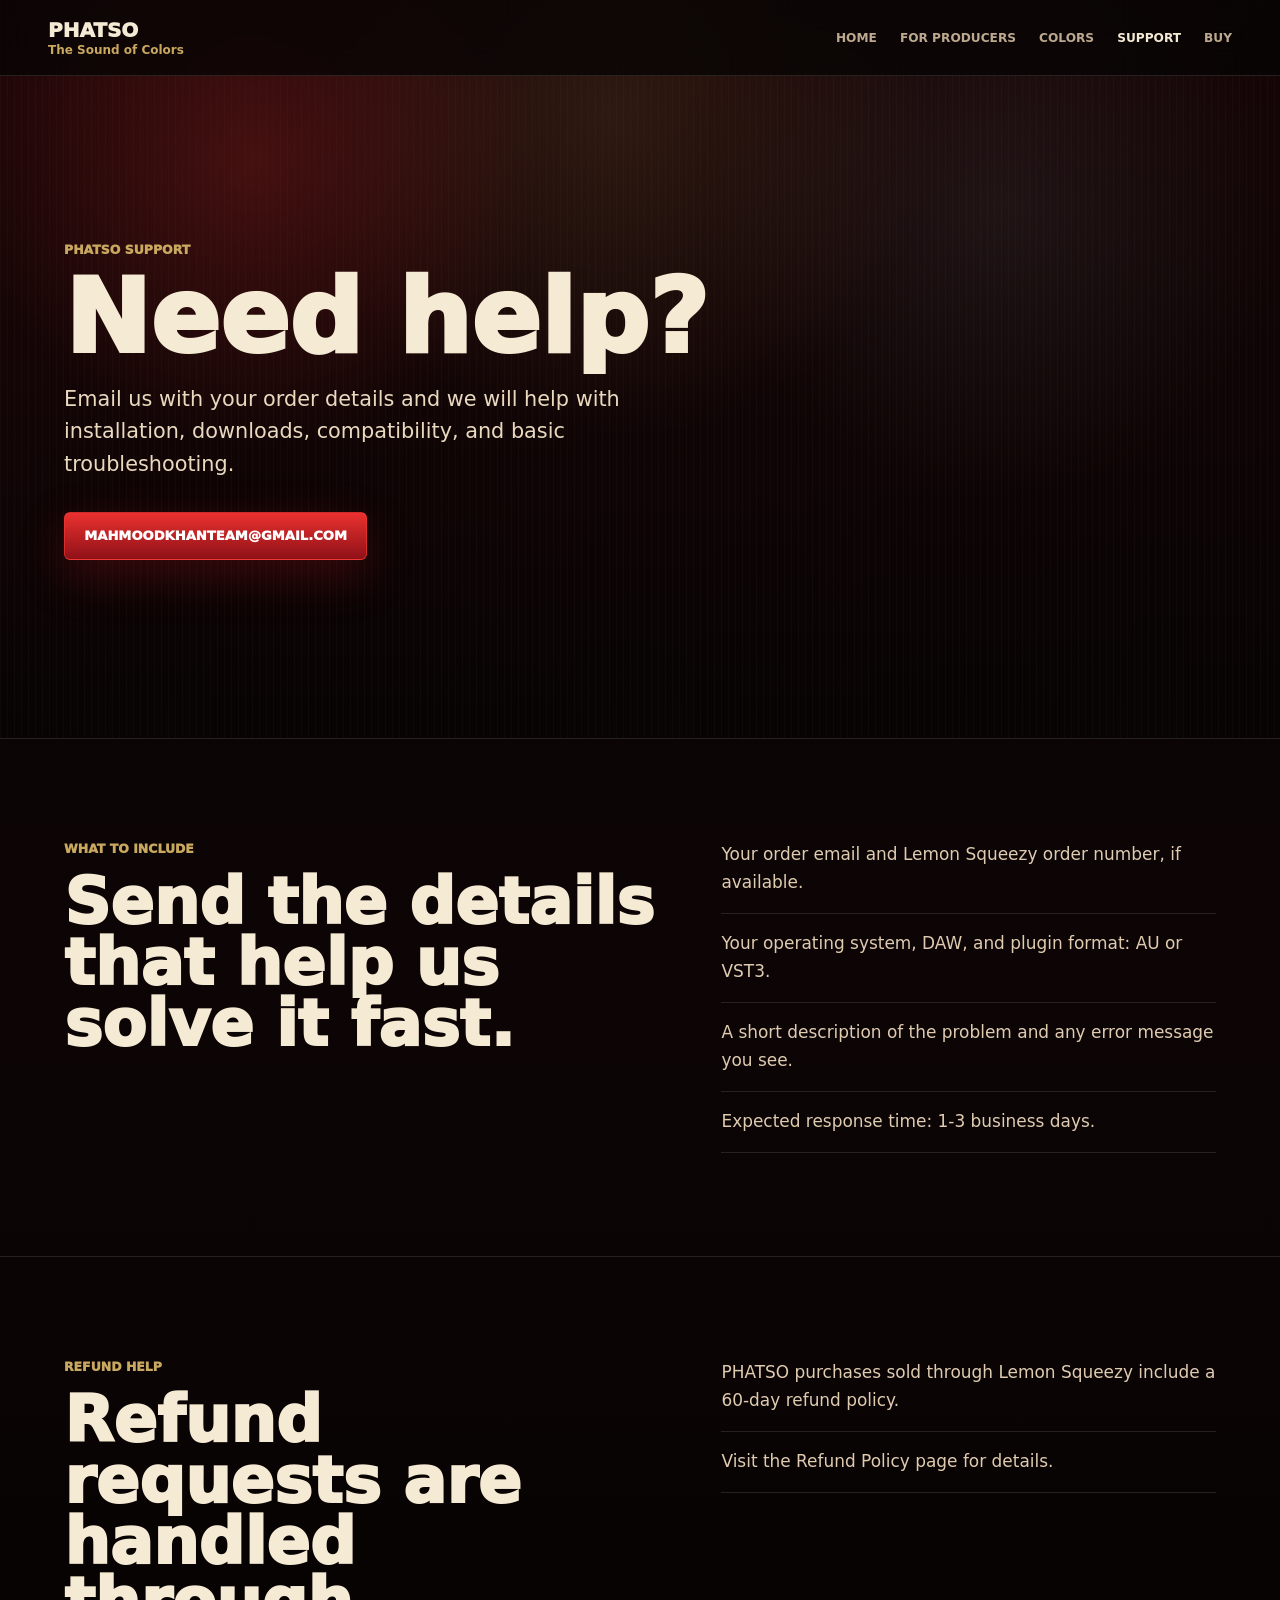
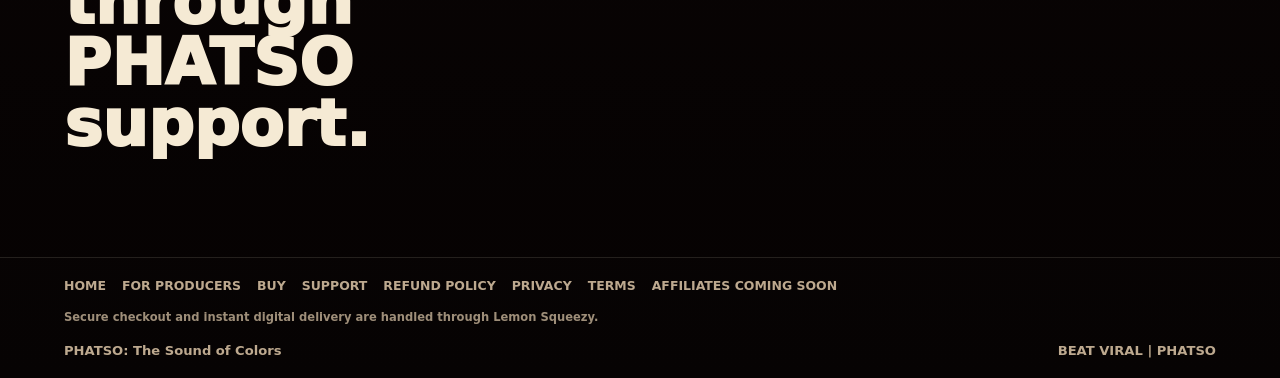
<file: support.html>
<!doctype html>
<html lang="en">
<head>
  <meta charset="utf-8">
  <meta name="viewport" content="width=device-width, initial-scale=1">
  <meta name="description" content="PHATSO support, installation help, and contact details.">
  <title>PHATSO Support</title>
  <link rel="stylesheet" href="styles.css?v=20260516e">
  <link rel="stylesheet" href="compliance.css?v=20260516a">
</head>
<body>
  <header class="site-header" aria-label="PHATSO header">
    <a class="brand-mark" href="index.html" aria-label="PHATSO home">
      <span>PHATSO</span>
      <small>The Sound of Colors</small>
    </a>
    <nav aria-label="Primary navigation">
      <a href="index.html">Home</a>
      <a href="for-producers/">For Producers</a>
      <a href="index.html#colors">Colors</a>
      <a href="support.html" aria-current="page">Support</a>
      <a href="index.html#buy">Buy</a>
    </nav>
  </header>

  <main id="top">
    <section class="page-hero policy-hero">
      <div class="hero-art" aria-hidden="true"></div>
      <div class="page-hero-content">
        <p class="eyebrow">PHATSO support</p>
        <h1>Need help?</h1>
        <p class="hero-copy">
          Email us with your order details and we will help with installation,
          downloads, compatibility, and basic troubleshooting.
        </p>
        <div class="hero-actions">
          <a class="button primary" href="mailto:mahmoodkhanteam@gmail.com">mahmoodkhanteam@gmail.com</a>
        </div>
      </div>
    </section>

    <section class="section policy-section">
      <div>
        <p class="eyebrow">What to include</p>
        <h2>Send the details that help us solve it fast.</h2>
      </div>
      <div class="answer-list">
        <p>Your order email and Lemon Squeezy order number, if available.</p>
        <p>Your operating system, DAW, and plugin format: AU or VST3.</p>
        <p>A short description of the problem and any error message you see.</p>
        <p>Expected response time: 1-3 business days.</p>
      </div>
    </section>

    <section class="section policy-section">
      <div>
        <p class="eyebrow">Refund help</p>
        <h2>Refund requests are handled through PHATSO support.</h2>
      </div>
      <div class="answer-list">
        <p>
          PHATSO purchases sold through Lemon Squeezy include a 60-day refund
          policy.
        </p>
        <p>
          Visit the <a href="refund.html">Refund Policy</a> page for details.
        </p>
      </div>
    </section>
  </main>

  <footer class="site-footer">
    <nav class="footer-nav" aria-label="Footer navigation">
      <a href="index.html">Home</a>
      <a href="for-producers/">For Producers</a>
      <a href="https://phatso.lemonsqueezy.com/checkout/buy/368170a7-648a-4319-b9f5-aeb4636a27fd" target="_blank" rel="noopener">Buy</a>
      <a href="support.html">Support</a>
      <a href="refund.html">Refund Policy</a>
      <a href="privacy.html">Privacy</a>
      <a href="terms.html">Terms</a>
      <a href="affiliates.html">Affiliates coming soon</a>
    </nav>
    <p class="platform-note">Secure checkout and instant digital delivery are handled through Lemon Squeezy.</p>
    <span>PHATSO: The Sound of Colors</span>
    <span>BEAT VIRAL | PHATSO</span>
  </footer>

  <script src="script.js"></script>
</body>
</html>
</file>
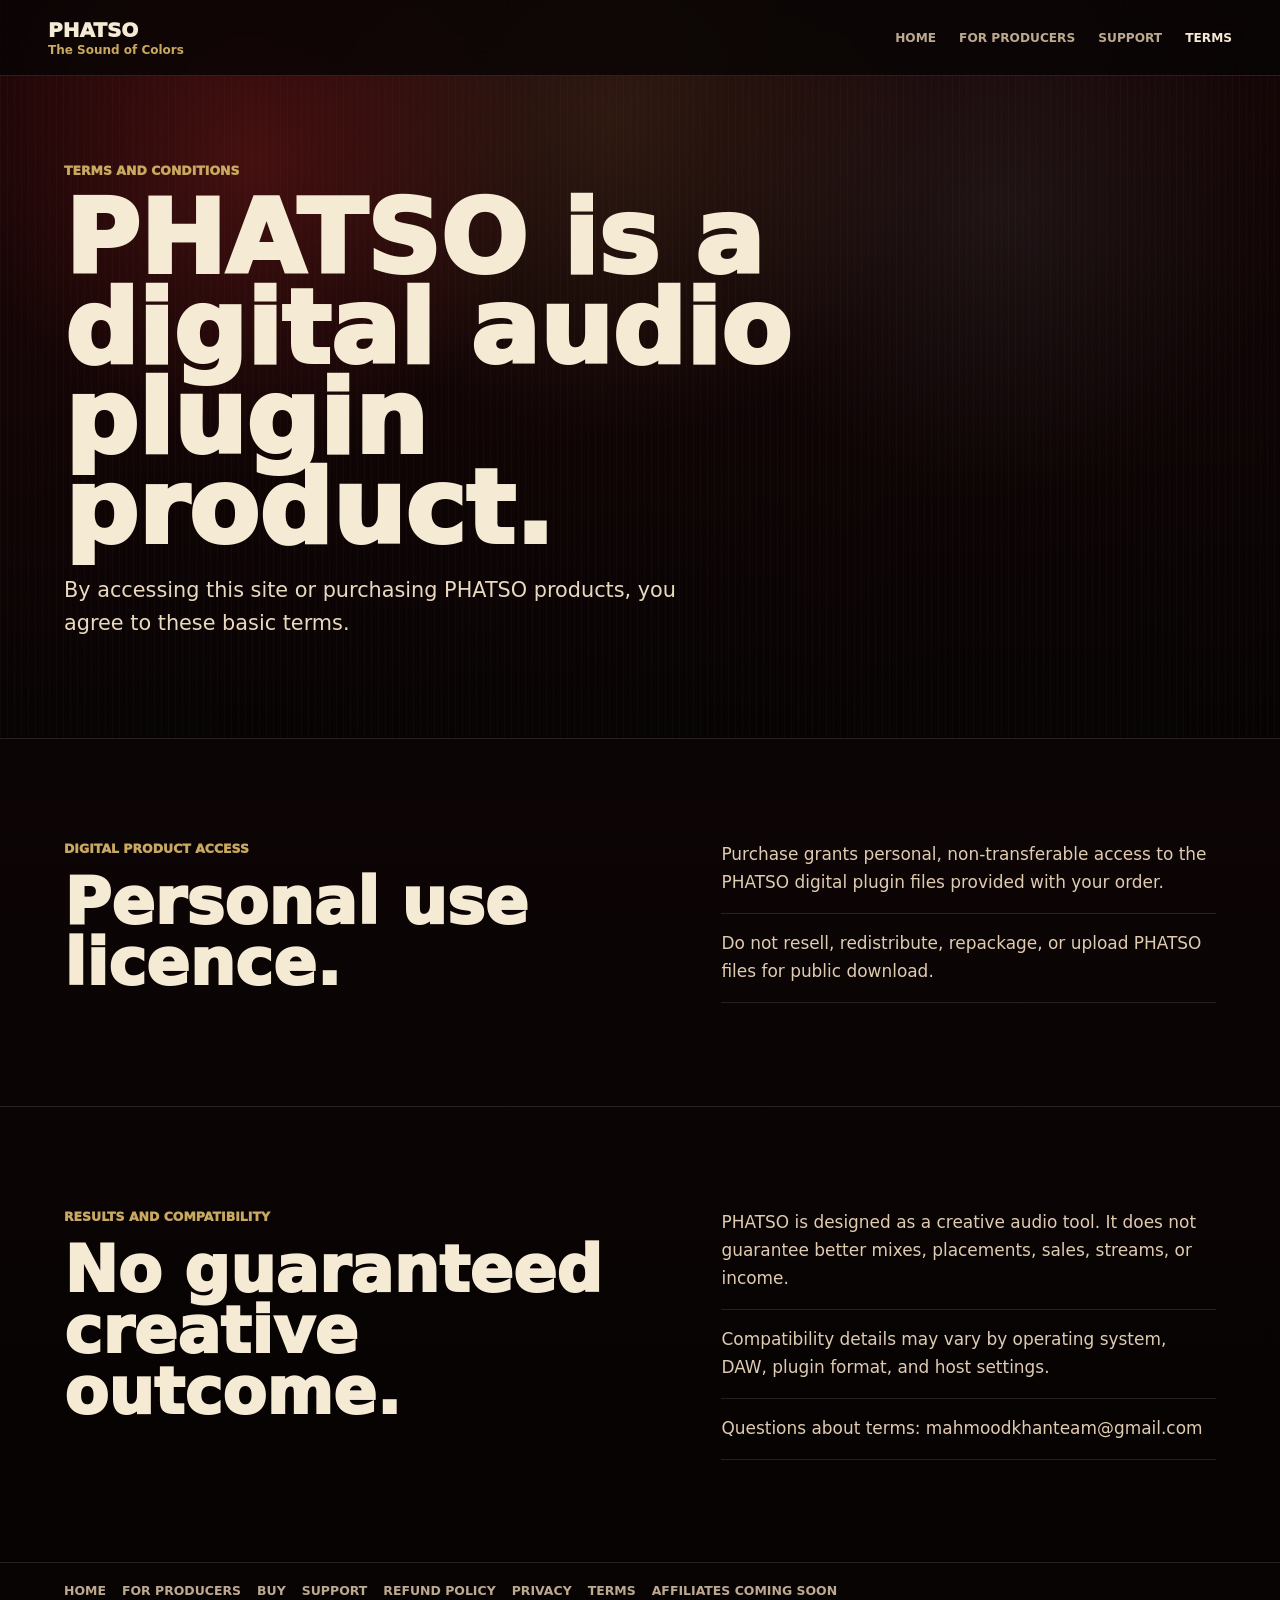
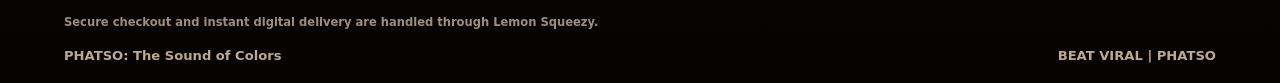
<file: terms.html>
<!doctype html>
<html lang="en">
<head>
  <meta charset="utf-8">
  <meta name="viewport" content="width=device-width, initial-scale=1">
  <meta name="description" content="PHATSO terms and conditions.">
  <title>PHATSO Terms</title>
  <link rel="stylesheet" href="styles.css?v=20260516e">
  <link rel="stylesheet" href="compliance.css?v=20260516a">
</head>
<body>
  <header class="site-header" aria-label="PHATSO header">
    <a class="brand-mark" href="index.html" aria-label="PHATSO home">
      <span>PHATSO</span>
      <small>The Sound of Colors</small>
    </a>
    <nav aria-label="Primary navigation">
      <a href="index.html">Home</a>
      <a href="for-producers/">For Producers</a>
      <a href="support.html">Support</a>
      <a href="terms.html" aria-current="page">Terms</a>
    </nav>
  </header>

  <main id="top">
    <section class="page-hero policy-hero">
      <div class="hero-art" aria-hidden="true"></div>
      <div class="page-hero-content">
        <p class="eyebrow">Terms and conditions</p>
        <h1>PHATSO is a digital audio plugin product.</h1>
        <p class="hero-copy">
          By accessing this site or purchasing PHATSO products, you agree to
          these basic terms.
        </p>
      </div>
    </section>

    <section class="section policy-section">
      <div>
        <p class="eyebrow">Digital product access</p>
        <h2>Personal use licence.</h2>
      </div>
      <div class="answer-list">
        <p>Purchase grants personal, non-transferable access to the PHATSO digital plugin files provided with your order.</p>
        <p>Do not resell, redistribute, repackage, or upload PHATSO files for public download.</p>
      </div>
    </section>

    <section class="section policy-section">
      <div>
        <p class="eyebrow">Results and compatibility</p>
        <h2>No guaranteed creative outcome.</h2>
      </div>
      <div class="answer-list">
        <p>PHATSO is designed as a creative audio tool. It does not guarantee better mixes, placements, sales, streams, or income.</p>
        <p>Compatibility details may vary by operating system, DAW, plugin format, and host settings.</p>
        <p>Questions about terms: <a href="mailto:mahmoodkhanteam@gmail.com">mahmoodkhanteam@gmail.com</a></p>
      </div>
    </section>
  </main>

  <footer class="site-footer">
    <nav class="footer-nav" aria-label="Footer navigation">
      <a href="index.html">Home</a>
      <a href="for-producers/">For Producers</a>
      <a href="https://phatso.lemonsqueezy.com/checkout/buy/368170a7-648a-4319-b9f5-aeb4636a27fd" target="_blank" rel="noopener">Buy</a>
      <a href="support.html">Support</a>
      <a href="refund.html">Refund Policy</a>
      <a href="privacy.html">Privacy</a>
      <a href="terms.html">Terms</a>
      <a href="affiliates.html">Affiliates coming soon</a>
    </nav>
    <p class="platform-note">Secure checkout and instant digital delivery are handled through Lemon Squeezy.</p>
    <span>PHATSO: The Sound of Colors</span>
    <span>BEAT VIRAL | PHATSO</span>
  </footer>
</body>
</html>
</file>
<file: styles.css>
:root {
  --black: #070404;
  --panel: #120809;
  --panel-2: #1b0d0e;
  --red: #b01820;
  --red-hot: #f13a35;
  --gold: #c9a85f;
  --cream: #f5ead4;
  --muted: #bda98f;
  --line: rgba(245, 234, 212, 0.16);
  --shadow: rgba(0, 0, 0, 0.5);
  color-scheme: dark;
}

* {
  box-sizing: border-box;
}

html {
  scroll-behavior: smooth;
}

body {
  margin: 0;
  font-family: Inter, ui-sans-serif, system-ui, -apple-system, BlinkMacSystemFont, "Segoe UI", sans-serif;
  background:
    radial-gradient(circle at 20% 0%, rgba(176, 24, 32, 0.25), transparent 28rem),
    linear-gradient(180deg, #080404 0%, #100606 48%, #060303 100%);
  color: var(--cream);
  letter-spacing: 0;
}

a {
  color: inherit;
  text-decoration: none;
}

.site-header {
  position: fixed;
  z-index: 20;
  top: 0;
  left: 0;
  right: 0;
  display: flex;
  align-items: center;
  justify-content: space-between;
  gap: 1.5rem;
  min-height: 76px;
  padding: 1rem clamp(1rem, 4vw, 3rem);
  border-bottom: 1px solid rgba(245, 234, 212, 0.12);
  background: rgba(7, 4, 4, 0.78);
  backdrop-filter: blur(18px);
}

.brand-mark {
  display: grid;
  gap: 0.1rem;
}

.brand-mark span {
  font-weight: 950;
  font-size: 1.25rem;
}

.brand-mark small {
  color: var(--gold);
  font-size: 0.75rem;
  font-weight: 750;
}

nav {
  display: flex;
  flex-wrap: wrap;
  gap: clamp(0.65rem, 1.8vw, 1.45rem);
  color: var(--muted);
  font-weight: 800;
  font-size: 0.76rem;
  text-transform: uppercase;
}

nav a:hover {
  color: var(--cream);
}

nav a[aria-current="page"] {
  color: var(--cream);
}

.hero {
  position: relative;
  min-height: 92vh;
  display: grid;
  grid-template-columns: minmax(500px, 0.65fr) minmax(560px, 1.35fr);
  align-items: center;
  gap: clamp(1rem, 3vw, 3rem);
  padding: 8rem clamp(1rem, 3vw, 3.25rem) 4rem;
  overflow: hidden;
}

.page-hero {
  position: relative;
  min-height: 82vh;
  display: grid;
  align-items: center;
  padding: 8rem clamp(1rem, 5vw, 5rem) 4rem;
  overflow: hidden;
}

.page-hero-content {
  position: relative;
  max-width: 900px;
}

.page-hero h1 {
  max-width: 12ch;
  font-size: clamp(3rem, 8vw, 6.8rem);
  line-height: 0.88;
}

.affiliate-hero {
  background:
    linear-gradient(180deg, rgba(176, 24, 32, 0.16), rgba(0, 0, 0, 0)),
    #080404;
}

.partner-page {
  overflow: hidden;
}

.cb-hero {
  position: relative;
  min-height: 88vh;
  display: grid;
  align-items: center;
  padding: 8rem clamp(1rem, 5vw, 5rem) 4rem;
  overflow: hidden;
  background:
    linear-gradient(180deg, rgba(176, 24, 32, 0.24), rgba(0, 0, 0, 0.02)),
    #080404;
}

.cb-hero-inner {
  position: relative;
  max-width: 1060px;
}

.cb-hero h1 {
  max-width: 12ch;
  font-size: clamp(3.1rem, 8.3vw, 7.2rem);
  line-height: 0.9;
}

.cb-button {
  min-height: 58px;
  padding-inline: 1.45rem;
  font-size: 0.9rem;
}

.hero-art {
  position: absolute;
  inset: 0;
  opacity: 0.55;
  background-image:
    radial-gradient(circle at 20% 22%, rgba(241, 58, 53, 0.36), transparent 18rem),
    radial-gradient(circle at 48% 16%, rgba(201, 168, 95, 0.22), transparent 20rem),
    radial-gradient(circle at 78% 28%, rgba(190, 215, 220, 0.13), transparent 18rem),
    repeating-linear-gradient(90deg, rgba(245, 234, 212, 0.045) 0 1px, transparent 1px 7px),
    linear-gradient(90deg, rgba(7, 4, 4, 0.15), rgba(7, 4, 4, 0.8));
  background-size: cover;
  background-position: center;
  pointer-events: none;
}

.hero-content,
.plugin-face,
.hero-session {
  position: relative;
}

.eyebrow {
  margin: 0 0 1rem;
  color: var(--gold);
  font-size: 0.78rem;
  font-weight: 950;
  text-transform: uppercase;
}

h1 {
  margin: 0;
  max-width: 10ch;
  font-size: clamp(4.6rem, 14vw, 11rem);
  line-height: 0.78;
  font-weight: 1000;
}

.hero h1 {
  font-size: clamp(4.6rem, 7vw, 7.4rem);
}

.tagline {
  margin: 1.1rem 0 0;
  font-size: clamp(1.35rem, 3vw, 2.5rem);
  color: var(--gold);
  font-weight: 850;
}

.hero-copy {
  max-width: 640px;
  margin: 1.25rem 0 0;
  color: #e9d9bf;
  font-size: clamp(1.05rem, 1.7vw, 1.3rem);
  line-height: 1.55;
}

.hero-actions {
  display: flex;
  flex-wrap: wrap;
  gap: 0.9rem;
  margin-top: 2rem;
}

.hero-session {
  width: min(100%, 1040px);
  justify-self: end;
  margin: 0;
  padding: 0.55rem;
  border-radius: 8px;
  border: 1px solid rgba(245, 234, 212, 0.2);
  background: linear-gradient(180deg, rgba(255, 255, 255, 0.08), rgba(0, 0, 0, 0.44));
  box-shadow: 0 30px 90px var(--shadow);
}

.hero-session img {
  display: block;
  width: 100%;
  height: auto;
  border-radius: 5px;
}

.hero-session figcaption {
  margin-top: 0.65rem;
  color: var(--muted);
  font-size: 0.75rem;
  font-weight: 850;
  text-align: center;
}

.button {
  display: inline-flex;
  min-height: 48px;
  align-items: center;
  justify-content: center;
  padding: 0 1.2rem;
  border-radius: 6px;
  border: 1px solid var(--line);
  font-weight: 950;
  text-transform: uppercase;
  font-size: 0.82rem;
}

.button.primary {
  border-color: rgba(241, 58, 53, 0.65);
  background: linear-gradient(180deg, #ea312f, #8f1118);
  color: white;
  box-shadow: 0 16px 46px rgba(176, 24, 32, 0.28);
}

.button.ghost {
  background: rgba(255, 255, 255, 0.04);
  color: var(--cream);
}

.button-disabled {
  cursor: default;
  opacity: 0.68;
  pointer-events: none;
}

.plugin-face {
  width: min(100%, 430px);
  justify-self: end;
  padding: 1rem;
  border-radius: 8px;
  border: 1px solid rgba(245, 234, 212, 0.18);
  background:
    linear-gradient(130deg, rgba(255, 255, 255, 0.07), transparent 34%),
    repeating-linear-gradient(90deg, rgba(255,255,255,0.03) 0 1px, transparent 1px 5px),
    linear-gradient(180deg, #2a1113, #100606);
  box-shadow: 0 30px 90px var(--shadow);
}

.face-top {
  display: flex;
  justify-content: space-between;
  align-items: baseline;
  padding: 1rem 1rem 0.8rem;
  border-bottom: 1px solid rgba(245, 234, 212, 0.15);
}

.face-top span {
  font-size: 2rem;
  font-weight: 1000;
}

.face-top strong {
  color: var(--gold);
  font-size: 1.1rem;
}

.meter {
  margin: 1rem 0.35rem;
  padding: 0.75rem;
  border-radius: 6px;
  background: linear-gradient(180deg, #090606, #18100e);
  border: 1px solid rgba(245, 234, 212, 0.18);
}

.meter-labels {
  display: flex;
  justify-content: space-between;
  margin-bottom: 0.55rem;
  color: var(--gold);
  font-size: 0.68rem;
  font-weight: 900;
}

.meter-bars {
  position: relative;
  height: 82px;
  display: grid;
  grid-template-columns: repeat(36, 1fr);
  gap: 3px;
  align-items: end;
}

.meter-bars::before {
  content: "";
  position: absolute;
  inset: 0;
  background: repeating-linear-gradient(90deg, rgba(245,234,212,0.08) 0 1px, transparent 1px 9px);
}

.meter-bars i {
  position: relative;
  grid-column: span 6;
  height: calc(var(--n) * 1%);
  border-radius: 2px 2px 0 0;
  background: linear-gradient(180deg, #f9db73, #df482e 56%, #7b1419);
}

.controls {
  display: grid;
  grid-template-columns: 1fr 1fr;
  gap: 0.8rem;
  padding: 0.5rem 0.4rem 1rem;
}

.knob {
  min-height: 122px;
  display: grid;
  place-items: center;
  gap: 0.55rem;
  border-radius: 6px;
  background: rgba(0, 0, 0, 0.22);
  border: 1px solid rgba(245, 234, 212, 0.1);
}

.knob span {
  width: 64px;
  aspect-ratio: 1;
  border-radius: 50%;
  background:
    radial-gradient(circle at 34% 26%, rgba(255,255,255,0.18), transparent 18%),
    conic-gradient(from 18deg, #120909, #4b3833, #0d0607, #ad8a52, #120909);
  box-shadow: inset 0 0 0 7px #0c0707, 0 8px 20px rgba(0,0,0,0.45);
}

.knob b {
  color: var(--gold);
  font-size: 0.72rem;
}

.face-footer {
  text-align: center;
  color: var(--muted);
  font-weight: 900;
  font-size: 0.72rem;
  padding: 0.85rem 0 0.25rem;
  border-top: 1px solid rgba(245, 234, 212, 0.12);
}

.strip {
  display: grid;
  grid-template-columns: repeat(8, 1fr);
  border-block: 1px solid rgba(245, 234, 212, 0.14);
  background: rgba(0, 0, 0, 0.28);
}

.strip span {
  min-height: 64px;
  display: grid;
  place-items: center;
  gap: 0.2rem;
  color: var(--gold);
  font-size: 0.8rem;
  font-weight: 950;
  border-right: 1px solid rgba(245, 234, 212, 0.12);
}

.strip .new-product {
  color: var(--cream);
  background:
    linear-gradient(180deg, rgba(241, 58, 53, 0.24), rgba(201, 168, 95, 0.10)),
    rgba(12, 5, 5, 0.76);
}

.strip em {
  color: var(--gold);
  font-size: 0.62rem;
  font-style: normal;
  letter-spacing: 0;
}

.section {
  padding: clamp(4rem, 8vw, 7rem) clamp(1rem, 5vw, 5rem);
}

.intro {
  display: grid;
  grid-template-columns: minmax(0, 0.92fr) minmax(280px, 0.72fr);
  gap: clamp(2rem, 5vw, 5rem);
  align-items: start;
}

.plain-answer {
  display: grid;
  grid-template-columns: minmax(0, 0.9fr) minmax(280px, 0.75fr);
  gap: clamp(2rem, 5vw, 5rem);
  align-items: start;
  background:
    linear-gradient(180deg, rgba(245, 234, 212, 0.035), rgba(245, 234, 212, 0)),
    #0d0606;
  border-bottom: 1px solid rgba(245, 234, 212, 0.12);
}

h2 {
  margin: 0;
  font-size: clamp(2rem, 5vw, 4.8rem);
  line-height: 0.95;
  font-weight: 1000;
}

.intro p:last-child,
.answer-list p,
.proof p,
.buy-band p {
  color: #dfcbb0;
  line-height: 1.65;
  font-size: 1.06rem;
}

.answer-list {
  display: grid;
  gap: 1rem;
}

.answer-list p {
  margin: 0;
  padding-bottom: 1rem;
  border-bottom: 1px solid rgba(245, 234, 212, 0.12);
}

.color-grid {
  display: grid;
  grid-template-columns: repeat(4, minmax(0, 1fr));
  gap: 1px;
  background: rgba(245, 234, 212, 0.12);
  padding-top: 0;
}

.color-card {
  min-height: 280px;
  padding: 1.25rem;
  background:
    linear-gradient(180deg, rgba(255,255,255,0.05), transparent),
    var(--panel);
  display: grid;
  align-content: end;
}

.color-card span {
  color: var(--muted);
  font-weight: 900;
  font-size: 0.8rem;
}

.color-card h3 {
  margin: 3.5rem 0 0.55rem;
  font-size: 1.6rem;
  font-weight: 1000;
}

.color-card p {
  margin: 0;
  color: #d8c5aa;
  line-height: 1.5;
}

.rainbow { background-color: #1b0c13; }
.iron { background-color: #19120e; }
.glass { background-color: #111719; }
.velvet { background-color: #1a0e17; }
.amber { background-color: #21150a; }
.chrome { background-color: #111419; }
.black { background-color: #080607; }
.eq-new {
  position: relative;
  background:
    linear-gradient(135deg, rgba(241, 58, 53, 0.24), rgba(201, 168, 95, 0.18)),
    repeating-linear-gradient(90deg, rgba(245, 234, 212, 0.055) 0 1px, transparent 1px 8px),
    #140708;
}

.eq-new span {
  width: fit-content;
  padding: 0.24rem 0.5rem;
  border: 1px solid rgba(201, 168, 95, 0.58);
  border-radius: 999px;
  color: var(--cream);
  background: rgba(241, 58, 53, 0.42);
}

.producer {
  background:
    linear-gradient(135deg, rgba(241, 58, 53, 0.22), rgba(255, 194, 51, 0.14)),
    #120708;
}

.section-heading {
  max-width: 980px;
  margin-bottom: clamp(2rem, 4vw, 3rem);
}

.partner-grid,
.asset-grid,
.copy-grid {
  display: grid;
  grid-template-columns: repeat(3, minmax(0, 1fr));
  gap: 1px;
  background: rgba(245, 234, 212, 0.12);
  border: 1px solid rgba(245, 234, 212, 0.12);
}

.partner-card,
.asset-card,
.copy-card {
  min-height: 250px;
  display: grid;
  align-content: end;
  gap: 0.8rem;
  padding: 1.25rem;
  background:
    linear-gradient(180deg, rgba(255,255,255,0.05), transparent),
    var(--panel);
}

.partner-card span {
  color: var(--muted);
  font-weight: 900;
  font-size: 0.8rem;
}

.partner-card h3,
.asset-card h3,
.copy-card h3 {
  margin: 0;
  color: var(--cream);
  font-size: clamp(1.05rem, 2vw, 1.28rem);
  line-height: 1.05;
  font-weight: 1000;
}

.partner-card p,
.asset-card p,
.copy-card p {
  margin: 0;
  color: #d8c5aa;
  line-height: 1.55;
}

.section-copy,
.support-copy p {
  max-width: 780px;
  margin: 1rem 0 0;
  color: #dfcbb0;
  line-height: 1.65;
  font-size: 1.06rem;
}

.cb-split,
.cb-commission,
.cb-support {
  display: grid;
  grid-template-columns: minmax(0, 0.9fr) minmax(280px, 0.75fr);
  gap: clamp(2rem, 5vw, 5rem);
  align-items: start;
  background: rgba(0, 0, 0, 0.22);
  border-block: 1px solid rgba(245, 234, 212, 0.12);
}

.cb-bullet-list {
  list-style: none;
  display: grid;
  gap: 0.9rem;
  margin: 0;
  padding: 0;
}

.cb-bullet-list li,
.step-list li {
  position: relative;
  padding: 0 0 0.9rem 1.25rem;
  border-bottom: 1px solid rgba(245, 234, 212, 0.12);
  color: #dfcbb0;
  line-height: 1.55;
  font-weight: 750;
}

.cb-bullet-list li::before {
  content: "";
  position: absolute;
  left: 0;
  top: 0.55rem;
  width: 0.45rem;
  height: 0.45rem;
  border-radius: 50%;
  background: var(--gold);
}

.cb-bullet-list.compact {
  gap: 0.75rem;
}

.commission-card {
  padding: clamp(1.25rem, 3vw, 2rem);
  border: 1px solid rgba(245, 234, 212, 0.14);
  background:
    linear-gradient(180deg, rgba(255, 255, 255, 0.05), transparent),
    #120809;
}

.cb-plugin-grid {
  display: grid;
  grid-template-columns: repeat(4, minmax(0, 1fr));
  gap: 1px;
  background: rgba(245, 234, 212, 0.12);
  border: 1px solid rgba(245, 234, 212, 0.12);
}

.cb-plugin-card {
  min-height: 300px;
  display: grid;
  align-content: end;
  gap: 0.85rem;
  padding: 1rem;
  background:
    linear-gradient(180deg, rgba(255,255,255,0.05), transparent),
    var(--panel);
}

.plugin-tile {
  min-height: 140px;
  display: grid;
  place-items: center;
  border: 1px solid rgba(245, 234, 212, 0.18);
  background:
    repeating-linear-gradient(90deg, rgba(255,255,255,0.045) 0 1px, transparent 1px 8px),
    linear-gradient(180deg, rgba(0, 0, 0, 0.18), rgba(0, 0, 0, 0.42));
  color: var(--gold);
  font-size: clamp(1rem, 2vw, 1.45rem);
  font-weight: 1000;
}

.cb-plugin-card h3 {
  margin: 0;
  font-size: 1.25rem;
  font-weight: 1000;
}

.new-pill {
  display: inline-grid;
  place-items: center;
  margin-left: 0.35rem;
  padding: 0.18rem 0.4rem;
  border-radius: 999px;
  border: 1px solid rgba(201, 168, 95, 0.55);
  color: var(--gold);
  font-size: 0.62rem;
  vertical-align: middle;
}

.cb-plugin-card p {
  margin: 0;
  color: #d8c5aa;
  line-height: 1.5;
}

.step-list {
  counter-reset: steps;
  list-style: none;
  display: grid;
  grid-template-columns: repeat(4, minmax(0, 1fr));
  gap: 1px;
  margin: 0;
  padding: 1px;
  background: rgba(245, 234, 212, 0.12);
}

.step-list li {
  counter-increment: steps;
  min-height: 180px;
  padding: 4rem 1.25rem 1.25rem;
  border: 0;
  background: linear-gradient(180deg, #160909, #0b0505);
}

.step-list li::before {
  content: counter(steps, decimal-leading-zero);
  position: absolute;
  top: 1.25rem;
  left: 1.25rem;
  color: var(--gold);
  font-size: 1.35rem;
  font-weight: 1000;
}

.video-showcase {
  display: grid;
  gap: clamp(1.5rem, 4vw, 2.5rem);
  background:
    linear-gradient(180deg, rgba(176, 24, 32, 0.15), rgba(0, 0, 0, 0.06)),
    #080404;
  border-block: 1px solid rgba(245, 234, 212, 0.12);
}

.video-frame {
  overflow: hidden;
  aspect-ratio: 16 / 9;
  border: 1px solid rgba(245, 234, 212, 0.16);
  border-radius: 8px;
  background: #050303;
  box-shadow: 0 24px 70px rgba(0, 0, 0, 0.34);
}

.video-frame iframe {
  display: block;
  width: 100%;
  height: 100%;
  border: 0;
}

.video-actions {
  display: flex;
  flex-wrap: wrap;
  gap: 0.85rem;
}

.affiliate-video {
  background:
    linear-gradient(180deg, rgba(201, 168, 95, 0.12), rgba(0, 0, 0, 0.04)),
    #080404;
}

.support-copy {
  display: grid;
  gap: 1rem;
}

.support-copy p {
  margin: 0;
  padding-bottom: 1rem;
  border-bottom: 1px solid rgba(245, 234, 212, 0.12);
}

.stat-grid {
  display: grid;
  grid-template-columns: repeat(3, minmax(0, 1fr));
  gap: 1px;
  background: rgba(245, 234, 212, 0.12);
  border: 1px solid rgba(245, 234, 212, 0.12);
}

.stat-card {
  min-height: 170px;
  display: grid;
  align-content: end;
  gap: 0.65rem;
  padding: 1.25rem;
  background: linear-gradient(180deg, #160909, #0b0505);
}

.stat-card span {
  color: var(--muted);
  font-size: 0.78rem;
  font-weight: 900;
  text-transform: uppercase;
}

.stat-card strong {
  color: var(--gold);
  font-size: clamp(1.35rem, 3vw, 2rem);
  line-height: 1;
}

.commission-band,
.rules-section {
  display: grid;
  grid-template-columns: minmax(0, 0.85fr) minmax(280px, 0.75fr);
  gap: clamp(2rem, 5vw, 5rem);
  align-items: start;
  border-top: 1px solid rgba(245, 234, 212, 0.12);
  border-bottom: 1px solid rgba(245, 234, 212, 0.12);
  background: rgba(0, 0, 0, 0.2);
}

.commission-band p {
  margin: 0;
  color: #dfcbb0;
  line-height: 1.65;
  font-size: 1.08rem;
}

.asset-card {
  min-height: 285px;
}

.asset-card .button {
  width: fit-content;
  margin-top: 0.35rem;
}

.copy-card {
  min-height: 230px;
  align-content: start;
}

.copy-card.wide {
  grid-column: span 3;
  min-height: 180px;
}

.rules-list {
  list-style: none;
  display: grid;
  gap: 0.9rem;
  margin: 0;
  padding: 0;
}

.rules-list li {
  padding-bottom: 0.9rem;
  border-bottom: 1px solid rgba(245, 234, 212, 0.12);
  color: #dfcbb0;
  font-weight: 760;
}

.affiliate-contact h2 {
  max-width: 980px;
}

.affiliate-contact .button {
  margin-top: 1rem;
}

.proof {
  display: grid;
  grid-template-columns: minmax(0, 1fr) minmax(280px, 0.6fr);
  gap: 1px;
  background: rgba(245, 234, 212, 0.12);
  padding: 1px;
  margin: clamp(2rem, 5vw, 5rem);
}

.proof-panel,
.format-panel {
  background: linear-gradient(180deg, #160909, #0b0505);
  padding: clamp(1.25rem, 4vw, 3rem);
}

blockquote {
  margin: 0;
  font-size: clamp(1.8rem, 4vw, 4.2rem);
  line-height: 1.02;
  font-weight: 950;
}

.format-panel ul {
  list-style: none;
  padding: 0;
  margin: 1.5rem 0 0;
  display: grid;
  gap: 0.85rem;
}

.format-panel li {
  padding-bottom: 0.85rem;
  border-bottom: 1px solid rgba(245, 234, 212, 0.12);
  color: #ddccb2;
  font-weight: 700;
}

.buy-band {
  min-height: 460px;
  display: grid;
  place-items: center;
  text-align: center;
  padding: clamp(4rem, 8vw, 7rem) 1rem;
  background:
    linear-gradient(180deg, rgba(176, 24, 32, 0.22), rgba(0, 0, 0, 0.2)),
    #0b0505;
}

.buy-band h2 {
  max-width: 900px;
}

.buy-band .button {
  margin-top: 1rem;
}

.launch-badge {
  display: inline-grid;
  gap: 0.28rem;
  margin: 1.15rem auto 0.25rem;
  padding: 0.8rem 1.1rem;
  border: 1px solid rgba(255, 194, 51, 0.55);
  border-radius: 8px;
  background:
    linear-gradient(180deg, rgba(255, 194, 51, 0.2), rgba(176, 24, 32, 0.2)),
    rgba(10, 5, 5, 0.86);
  box-shadow: 0 18px 48px rgba(241, 58, 53, 0.22);
  color: var(--cream);
  text-transform: uppercase;
}

.launch-badge span {
  color: var(--gold);
  font-size: 0.72rem;
  font-weight: 950;
}

.launch-badge strong {
  font-size: clamp(1rem, 2vw, 1.35rem);
  font-weight: 950;
}

.launch-badge em {
  color: #ffe0a4;
  font-size: 0.82rem;
  font-style: normal;
  font-weight: 850;
}

.buy-band small {
  color: var(--muted);
  font-weight: 700;
}

footer {
  display: flex;
  flex-wrap: wrap;
  justify-content: space-between;
  gap: 1rem;
  padding: 1.25rem clamp(1rem, 5vw, 5rem);
  color: var(--muted);
  border-top: 1px solid rgba(245, 234, 212, 0.12);
  font-size: 0.82rem;
  font-weight: 800;
}

.site-footer {
  align-items: flex-start;
}

.footer-nav {
  width: 100%;
  gap: 1rem;
  font-size: 0.78rem;
}

.platform-note {
  flex-basis: 100%;
  max-width: 1180px;
  margin: 0;
  color: #9e8e79;
  font-size: 0.72rem;
  line-height: 1.55;
  font-weight: 650;
}

.support-summary,
.policy-section {
  display: grid;
  grid-template-columns: minmax(0, 0.9fr) minmax(280px, 0.75fr);
  gap: clamp(2rem, 5vw, 5rem);
  align-items: start;
  background: rgba(0, 0, 0, 0.2);
  border-top: 1px solid rgba(245, 234, 212, 0.12);
}

.policy-hero {
  background:
    linear-gradient(180deg, rgba(176, 24, 32, 0.16), rgba(0, 0, 0, 0)),
    #080404;
}

@media (max-width: 980px) {
  .hero,
  .plain-answer,
  .intro,
  .support-summary,
  .policy-section,
  .cb-split,
  .cb-commission,
  .cb-support,
  .commission-band,
  .rules-section,
  .proof {
    grid-template-columns: 1fr;
  }

  .plugin-face,
  .hero-session {
    justify-self: start;
  }

  .color-grid {
    grid-template-columns: repeat(2, minmax(0, 1fr));
  }

  .cb-plugin-grid,
  .stat-grid,
  .step-list {
    grid-template-columns: repeat(2, minmax(0, 1fr));
  }

  .partner-grid,
  .asset-grid,
  .copy-grid {
    grid-template-columns: repeat(2, minmax(0, 1fr));
  }

  .copy-card.wide {
    grid-column: span 2;
  }

  .strip {
    grid-template-columns: repeat(4, 1fr);
  }
}

@media (max-width: 640px) {
  .site-header {
    position: static;
    align-items: flex-start;
    flex-direction: column;
  }

  nav {
    width: 100%;
    gap: 0.55rem 0.8rem;
    font-size: 0.68rem;
  }

  .page-hero {
    min-height: auto;
    padding-top: 3.5rem;
  }

  .cb-hero {
    min-height: auto;
    padding-top: 3.5rem;
  }

  .page-hero h1 {
    font-size: clamp(2.9rem, 17vw, 4.7rem);
    line-height: 0.92;
  }

  .cb-hero h1 {
    max-width: 10ch;
    font-size: clamp(2.8rem, 14vw, 4.5rem);
    line-height: 0.94;
  }

  .hero {
    padding-top: 3.5rem;
    min-height: auto;
  }

  h1 {
    font-size: clamp(4.3rem, 25vw, 7rem);
  }

  .hero-actions,
  footer {
    flex-direction: column;
  }

  .button {
    width: 100%;
  }

  .strip,
  .color-grid,
  .cb-plugin-grid,
  .stat-grid,
  .step-list,
  .partner-grid,
  .asset-grid,
  .copy-grid {
    grid-template-columns: 1fr;
  }

  .copy-card.wide {
    grid-column: span 1;
  }

  .color-card {
    min-height: 210px;
  }
}
</file>
<file: compliance.css>
nav a[aria-current="page"] {
  color: var(--cream);
}

.site-footer {
  display: flex;
  flex-wrap: wrap;
  align-items: flex-start;
  justify-content: space-between;
  gap: 1rem;
}

.footer-nav {
  width: 100%;
  gap: 1rem;
  font-size: 0.78rem;
}

.platform-note {
  flex-basis: 100%;
  max-width: 1180px;
  margin: 0;
  color: #9e8e79;
  font-size: 0.72rem;
  line-height: 1.55;
  font-weight: 650;
}

.support-summary,
.policy-section {
  display: grid;
  grid-template-columns: minmax(0, 0.9fr) minmax(280px, 0.75fr);
  gap: clamp(2rem, 5vw, 5rem);
  align-items: start;
  background: rgba(0, 0, 0, 0.2);
  border-top: 1px solid rgba(245, 234, 212, 0.12);
}

.policy-hero {
  background:
    linear-gradient(180deg, rgba(176, 24, 32, 0.16), rgba(0, 0, 0, 0)),
    #080404;
}

.session-showcase {
  display: grid;
  grid-template-columns: minmax(260px, 0.65fr) minmax(0, 1.35fr);
  gap: clamp(1.5rem, 4vw, 4rem);
  align-items: center;
  background: #080404;
  border-block: 1px solid rgba(245, 234, 212, 0.12);
}

.session-copy p {
  max-width: 620px;
  color: #dfcbb0;
  font-size: 1.04rem;
  line-height: 1.68;
  font-weight: 700;
}

.session-frame {
  margin: 0;
}

.session-frame img {
  display: block;
  width: 100%;
  height: auto;
  border: 1px solid rgba(245, 234, 212, 0.16);
  box-shadow: 0 18px 42px rgba(0, 0, 0, 0.28);
}

.session-frame figcaption {
  margin-top: 0.75rem;
  color: #9e8e79;
  font-size: 0.75rem;
  font-weight: 800;
  text-transform: uppercase;
}

@media (max-width: 980px) {
  .support-summary,
  .policy-section,
  .session-showcase {
    grid-template-columns: 1fr;
  }
}
</file>
<file: for-producers/for-producers.css>
.producer-page {
  background:
    radial-gradient(circle at 82% 0%, rgba(241, 58, 53, 0.24), transparent 25rem),
    radial-gradient(circle at 18% 18%, rgba(201, 168, 95, 0.16), transparent 25rem),
    linear-gradient(180deg, #070404 0%, #110607 48%, #060303 100%);
}

.producer-hero {
  position: relative;
  min-height: 94vh;
  display: grid;
  grid-template-columns: minmax(0, 0.95fr) minmax(390px, 0.72fr);
  align-items: center;
  gap: clamp(2rem, 5vw, 5rem);
  padding: 8rem clamp(1rem, 5vw, 5rem) 4.5rem;
  overflow: hidden;
}

.producer-hero-copy,
.signature-stack {
  position: relative;
}

.producer-hero h1 {
  max-width: 10ch;
  font-size: clamp(4rem, 9vw, 8.6rem);
  line-height: 0.82;
}

.producer-hero h2 {
  max-width: 820px;
  margin-top: 1rem;
  font-size: clamp(2rem, 4.8vw, 4.4rem);
}

.hero-line,
.big-close,
.model-line,
.producer-final-cta strong {
  margin: 1.1rem 0 0;
  color: var(--cream);
  font-size: clamp(1.35rem, 2.7vw, 2.25rem);
  line-height: 1.08;
  font-weight: 1000;
}

.studio-lines {
  display: grid;
  gap: 0.45rem;
  max-width: 740px;
  margin-top: 1.2rem;
}

.studio-lines p,
.qualifier,
.sound-copy p,
.why-list p,
.why-list li,
.plain-copy,
.founder-copy p,
.journey-card p,
.lead-card p,
.lead-card li,
.not-producer p,
.producer-final-cta p {
  margin: 0;
  color: #dfcbb0;
  font-size: 1.05rem;
  line-height: 1.6;
}

.qualifier {
  margin-top: 1rem;
  color: var(--muted);
  font-weight: 800;
}

.signature-stack {
  display: grid;
  gap: 0.95rem;
}

.signature-stack > p {
  margin: 0.35rem 0 0;
  color: var(--gold);
  font-size: 0.88rem;
  font-weight: 950;
  text-align: right;
  text-transform: uppercase;
}

.signature-plugin {
  min-height: 176px;
  display: grid;
  align-content: end;
  gap: 0.55rem;
  padding: 1rem;
  border: 1px solid rgba(245, 234, 212, 0.18);
  border-radius: 8px;
  background:
    linear-gradient(135deg, rgba(255, 255, 255, 0.08), transparent 38%),
    repeating-linear-gradient(90deg, rgba(255,255,255,0.035) 0 1px, transparent 1px 8px),
    #120809;
  box-shadow: 0 24px 70px rgba(0, 0, 0, 0.42);
}

.signature-plugin:nth-child(2) {
  transform: translateX(-2rem);
}

.signature-plugin:nth-child(3) {
  transform: translateX(1.2rem);
}

.signature-plugin span {
  color: var(--muted);
  font-size: 0.7rem;
  font-weight: 950;
  text-transform: uppercase;
}

.signature-plugin strong {
  color: var(--cream);
  font-size: clamp(1.65rem, 3vw, 2.5rem);
  line-height: 0.9;
  font-weight: 1000;
  text-transform: uppercase;
}

.signature-plugin b {
  color: var(--gold);
  font-size: 1rem;
  text-transform: uppercase;
}

.sig-one { border-color: rgba(241, 58, 53, 0.55); }
.sig-two { border-color: rgba(201, 168, 95, 0.64); }
.sig-three { border-color: rgba(245, 234, 212, 0.28); }

.sig-controls,
.sig-meter,
.sig-strips {
  display: flex;
  align-items: end;
  gap: 0.45rem;
  min-height: 38px;
}

.sig-controls i {
  width: 38px;
  aspect-ratio: 1;
  border-radius: 50%;
  background:
    radial-gradient(circle at 34% 26%, rgba(255,255,255,0.2), transparent 18%),
    conic-gradient(from 18deg, #120909, #4b3833, #0d0607, #ad8a52, #120909);
  box-shadow: inset 0 0 0 6px #0c0707;
}

.sig-meter i,
.sig-strips i {
  display: block;
  width: 100%;
  border-radius: 3px 3px 0 0;
  background: linear-gradient(180deg, #f8d86e, #f13a35 58%, #7a1117);
}

.sig-meter i:nth-child(1) { height: 18px; }
.sig-meter i:nth-child(2) { height: 34px; }
.sig-meter i:nth-child(3) { height: 24px; }
.sig-meter i:nth-child(4) { height: 38px; }
.sig-strips i:nth-child(odd) { height: 20px; }
.sig-strips i:nth-child(even) { height: 33px; }

.sound-product,
.producer-steps,
.why-section,
.partnership-section,
.qualify-section,
.founder-section,
.journey-section,
.lead-section {
  display: grid;
  grid-template-columns: minmax(0, 0.85fr) minmax(280px, 0.9fr);
  gap: clamp(2rem, 5vw, 5rem);
  align-items: start;
}

.sound-product,
.who-section,
.faq-section,
.not-producer {
  background: rgba(0, 0, 0, 0.18);
  border-block: 1px solid rgba(245, 234, 212, 0.12);
}

.sound-copy,
.founder-copy,
.journey-card,
.lead-card {
  display: grid;
  gap: 1rem;
}

.sound-copy h3,
.founder-copy h3 {
  margin: 0;
  color: var(--cream);
  font-size: clamp(1.55rem, 3vw, 2.7rem);
  line-height: 1;
  font-weight: 1000;
}

.sound-copy strong,
.founder-copy strong,
.journey-card strong,
.why-list strong {
  color: var(--gold);
  font-size: 1.1rem;
  line-height: 1.5;
  font-weight: 1000;
}

.example-grid,
.who-grid,
.bring-grid {
  display: grid;
  grid-template-columns: repeat(3, minmax(0, 1fr));
  gap: 1px;
  background: rgba(245, 234, 212, 0.12);
  border: 1px solid rgba(245, 234, 212, 0.12);
}

.example-grid article,
.who-grid article,
.bring-grid article {
  min-height: 210px;
  display: grid;
  align-content: end;
  gap: 0.75rem;
  padding: 1.15rem;
  background:
    linear-gradient(180deg, rgba(255,255,255,0.05), transparent),
    var(--panel);
}

.example-grid span,
.example-grid strong,
.who-grid h3,
.bring-grid h3 {
  margin: 0;
  color: var(--cream);
  font-size: clamp(1.22rem, 2.4vw, 1.75rem);
  line-height: 1;
  font-weight: 1000;
}

.example-grid strong {
  color: var(--gold);
  font-size: 1rem;
  text-transform: uppercase;
}

.example-grid p,
.who-grid p,
.bring-grid p {
  margin: 0;
  color: #dfcbb0;
  line-height: 1.55;
}

.examples-section .big-close,
.who-section .big-close {
  max-width: 980px;
}

.producer-step-list {
  counter-reset: producer-steps;
  list-style: none;
  display: grid;
  gap: 1px;
  margin: 0;
  padding: 1px;
  background: rgba(245, 234, 212, 0.12);
}

.producer-step-list li {
  counter-increment: producer-steps;
  position: relative;
  min-height: 150px;
  display: grid;
  align-content: end;
  gap: 0.6rem;
  padding: 3.7rem 1.15rem 1.15rem;
  background: linear-gradient(180deg, #160909, #0b0505);
}

.producer-step-list li::before {
  content: counter(producer-steps, decimal-leading-zero);
  position: absolute;
  top: 1rem;
  left: 1.15rem;
  color: var(--gold);
  font-size: 1.25rem;
  font-weight: 1000;
}

.producer-step-list strong {
  color: var(--cream);
  font-size: 1.25rem;
  font-weight: 1000;
}

.producer-step-list span {
  color: #dfcbb0;
  line-height: 1.5;
}

.philosophy-section {
  display: grid;
  gap: 1rem;
  background:
    linear-gradient(180deg, rgba(176, 24, 32, 0.18), rgba(0, 0, 0, 0.05)),
    #080404;
  border-block: 1px solid rgba(245, 234, 212, 0.12);
}

.philosophy-section h2 {
  max-width: 1000px;
}

.philosophy-section p {
  max-width: 860px;
  margin: 0;
  color: #dfcbb0;
  font-size: 1.12rem;
  line-height: 1.6;
}

.philosophy-section strong {
  color: var(--gold);
  font-size: clamp(1.45rem, 3vw, 2.25rem);
  font-weight: 1000;
}

.why-list {
  display: grid;
  gap: 1rem;
}

.why-list ul,
.lead-card ul {
  display: grid;
  gap: 0.7rem;
  margin: 0;
  padding-left: 1.2rem;
}

.bring-grid {
  grid-template-columns: repeat(2, minmax(0, 1fr));
}

.bring-grid article {
  min-height: 260px;
  align-content: start;
}

.plain-copy,
.partnership-section .model-line {
  grid-column: 2;
}

.phatso-proof {
  display: grid;
  grid-template-columns: minmax(0, 0.8fr) minmax(340px, 0.8fr);
  gap: clamp(2rem, 5vw, 4rem);
  align-items: center;
  background:
    linear-gradient(180deg, rgba(176, 24, 32, 0.16), rgba(0, 0, 0, 0.05)),
    #080404;
  border-block: 1px solid rgba(245, 234, 212, 0.12);
}

.proof-copy {
  display: grid;
  gap: 1rem;
}

.proof-copy p {
  margin: 0;
  color: #dfcbb0;
  line-height: 1.6;
}

.proof-copy .button,
.founder-copy .button,
.lead-card .button,
.not-producer .button {
  width: fit-content;
}

.product-line {
  color: var(--gold) !important;
  font-weight: 1000;
  text-transform: uppercase;
}

.proof-image {
  margin: 0;
  padding: 0.55rem;
  border: 1px solid rgba(245, 234, 212, 0.18);
  border-radius: 8px;
  background: rgba(255, 255, 255, 0.05);
  box-shadow: 0 30px 90px rgba(0, 0, 0, 0.4);
}

.proof-image img {
  display: block;
  width: 100%;
  height: auto;
  border-radius: 5px;
}

.proof-image figcaption {
  margin-top: 0.65rem;
  color: var(--muted);
  font-size: 0.75rem;
  font-weight: 850;
  text-align: center;
}

.faq-list {
  display: grid;
  gap: 0.7rem;
  max-width: 980px;
}

.faq-list details {
  border: 1px solid rgba(245, 234, 212, 0.14);
  border-radius: 8px;
  background: linear-gradient(180deg, rgba(255,255,255,0.04), rgba(0,0,0,0.16));
}

.faq-list summary {
  cursor: pointer;
  padding: 1rem 1.1rem;
  color: var(--cream);
  font-size: 1.05rem;
  font-weight: 950;
}

.faq-list p {
  margin: 0;
  padding: 0 1.1rem 1.1rem;
  color: #dfcbb0;
  line-height: 1.6;
}

.not-producer {
  display: grid;
  gap: 1rem;
}

.not-producer h2 {
  font-size: clamp(2rem, 4vw, 3.8rem);
}

.not-producer p {
  max-width: 820px;
}

.producer-final-cta {
  min-height: 500px;
  display: grid;
  place-items: center;
  gap: 0.8rem;
  text-align: center;
  padding: clamp(4rem, 8vw, 7rem) 1rem;
  background:
    radial-gradient(circle at 50% 0%, rgba(241, 58, 53, 0.24), transparent 26rem),
    #0b0505;
}

.producer-final-cta h2,
.producer-final-cta h3 {
  max-width: 980px;
  margin: 0;
}

.producer-final-cta h3 {
  color: var(--gold);
  font-size: clamp(1.8rem, 4vw, 3.6rem);
  line-height: 1;
}

@media (prefers-reduced-motion: reduce) {
  html {
    scroll-behavior: auto;
  }

  .signature-plugin {
    transform: none !important;
  }
}

@media (max-width: 980px) {
  .producer-hero,
  .sound-product,
  .producer-steps,
  .why-section,
  .partnership-section,
  .qualify-section,
  .founder-section,
  .journey-section,
  .lead-section,
  .phatso-proof {
    grid-template-columns: 1fr;
  }

  .plain-copy,
  .partnership-section .model-line {
    grid-column: auto;
  }

  .signature-plugin:nth-child(2),
  .signature-plugin:nth-child(3) {
    transform: none;
  }

  .example-grid,
  .who-grid {
    grid-template-columns: repeat(2, minmax(0, 1fr));
  }
}

@media (max-width: 640px) {
  .producer-hero {
    min-height: auto;
    padding-top: 3.5rem;
  }

  .producer-hero h1 {
    font-size: clamp(3rem, 18vw, 4.7rem);
    line-height: 0.9;
  }

  .producer-hero h2 {
    font-size: clamp(2rem, 11vw, 3.2rem);
  }

  .signature-stack > p {
    text-align: left;
  }

  .example-grid,
  .who-grid,
  .bring-grid {
    grid-template-columns: 1fr;
  }

  .proof-copy .button,
  .founder-copy .button,
  .lead-card .button,
  .not-producer .button {
    width: 100%;
  }
}
</file>
<file: affiliates.css>
nav {
  gap: clamp(0.65rem, 1.8vw, 1.45rem);
  font-size: 0.76rem;
}

nav a[aria-current="page"] {
  color: var(--cream);
}

.partner-page {
  overflow: hidden;
}

.cb-hero {
  position: relative;
  min-height: 88vh;
  display: grid;
  align-items: center;
  padding: 8rem clamp(1rem, 5vw, 5rem) 4rem;
  overflow: hidden;
  background:
    linear-gradient(180deg, rgba(176, 24, 32, 0.24), rgba(0, 0, 0, 0.02)),
    #080404;
}

.cb-hero-inner {
  position: relative;
  max-width: 1060px;
}

.cb-hero h1 {
  max-width: 12ch;
  font-size: clamp(3.1rem, 8.3vw, 7.2rem);
  line-height: 0.9;
}

.cb-button {
  min-height: 58px;
  padding-inline: 1.45rem;
  font-size: 0.9rem;
}

.section-copy,
.support-copy p {
  max-width: 780px;
  margin: 1rem 0 0;
  color: #dfcbb0;
  line-height: 1.65;
  font-size: 1.06rem;
}

.cb-split,
.cb-commission,
.cb-authority,
.cb-support {
  display: grid;
  grid-template-columns: minmax(0, 0.9fr) minmax(280px, 0.75fr);
  gap: clamp(2rem, 5vw, 5rem);
  align-items: start;
  background: rgba(0, 0, 0, 0.22);
  border-block: 1px solid rgba(245, 234, 212, 0.12);
}

.cb-authority {
  background:
    linear-gradient(135deg, rgba(205, 171, 88, 0.12), rgba(176, 24, 32, 0.1)),
    #0b0505;
}

.authority-copy {
  display: grid;
  gap: 1rem;
}

.authority-copy p {
  max-width: 860px;
  margin: 0;
  color: #dfcbb0;
  font-size: 1.04rem;
  line-height: 1.72;
  font-weight: 700;
}

.authority-copy blockquote {
  margin: 0;
  padding: clamp(1.15rem, 3vw, 1.7rem);
  border-left: 3px solid var(--gold);
  background: rgba(0, 0, 0, 0.28);
  color: var(--cream);
  font-size: clamp(1.25rem, 3vw, 2rem);
  line-height: 1.15;
  font-weight: 1000;
}

.authority-copy blockquote span {
  display: block;
  margin-top: 0.8rem;
  color: var(--muted);
  font-size: 0.72rem;
  line-height: 1.45;
  text-transform: uppercase;
  letter-spacing: 0.08em;
}

.cb-bullet-list {
  list-style: none;
  display: grid;
  gap: 0.9rem;
  margin: 0;
  padding: 0;
}

.cb-bullet-list li,
.step-list li {
  position: relative;
  padding: 0 0 0.9rem 1.25rem;
  border-bottom: 1px solid rgba(245, 234, 212, 0.12);
  color: #dfcbb0;
  line-height: 1.55;
  font-weight: 750;
}

.cb-bullet-list li::before {
  content: "";
  position: absolute;
  left: 0;
  top: 0.55rem;
  width: 0.45rem;
  height: 0.45rem;
  border-radius: 50%;
  background: var(--gold);
}

.cb-bullet-list.compact {
  gap: 0.75rem;
}

.commission-card {
  padding: clamp(1.25rem, 3vw, 2rem);
  border: 1px solid rgba(245, 234, 212, 0.14);
  background:
    linear-gradient(180deg, rgba(255, 255, 255, 0.05), transparent),
    #120809;
}

.cb-plugin-grid {
  display: grid;
  grid-template-columns: repeat(4, minmax(0, 1fr));
  gap: 1px;
  background: rgba(245, 234, 212, 0.12);
  border: 1px solid rgba(245, 234, 212, 0.12);
}

.cb-plugin-card {
  min-height: 300px;
  display: grid;
  align-content: end;
  gap: 0.85rem;
  padding: 1rem;
  background:
    linear-gradient(180deg, rgba(255,255,255,0.05), transparent),
    var(--panel);
}

.plugin-tile {
  min-height: 140px;
  display: grid;
  place-items: center;
  border: 1px solid rgba(245, 234, 212, 0.18);
  background:
    repeating-linear-gradient(90deg, rgba(255,255,255,0.045) 0 1px, transparent 1px 8px),
    linear-gradient(180deg, rgba(0, 0, 0, 0.18), rgba(0, 0, 0, 0.42));
  color: var(--gold);
  font-size: clamp(1rem, 2vw, 1.45rem);
  font-weight: 1000;
}

.cb-plugin-card h3 {
  margin: 0;
  font-size: 1.25rem;
  font-weight: 1000;
}

.cb-plugin-card p {
  margin: 0;
  color: #d8c5aa;
  line-height: 1.5;
}

.step-list {
  counter-reset: steps;
  list-style: none;
  display: grid;
  grid-template-columns: repeat(4, minmax(0, 1fr));
  gap: 1px;
  margin: 0;
  padding: 1px;
  background: rgba(245, 234, 212, 0.12);
}

.step-list li {
  counter-increment: steps;
  min-height: 180px;
  padding: 4rem 1.25rem 1.25rem;
  border: 0;
  background: linear-gradient(180deg, #160909, #0b0505);
}

.step-list li::before {
  content: counter(steps, decimal-leading-zero);
  position: absolute;
  top: 1.25rem;
  left: 1.25rem;
  color: var(--gold);
  font-size: 1.35rem;
  font-weight: 1000;
}

.support-copy {
  display: grid;
  gap: 1rem;
}

.support-copy p {
  margin: 0;
  padding-bottom: 1rem;
  border-bottom: 1px solid rgba(245, 234, 212, 0.12);
}

.stat-grid {
  display: grid;
  grid-template-columns: repeat(3, minmax(0, 1fr));
  gap: 1px;
  background: rgba(245, 234, 212, 0.12);
  border: 1px solid rgba(245, 234, 212, 0.12);
}

.stat-card {
  min-height: 170px;
  display: grid;
  align-content: end;
  gap: 0.65rem;
  padding: 1.25rem;
  background: linear-gradient(180deg, #160909, #0b0505);
}

.stat-card span {
  color: var(--muted);
  font-size: 0.78rem;
  font-weight: 900;
  text-transform: uppercase;
}

.stat-card strong {
  color: var(--gold);
  font-size: clamp(1.35rem, 3vw, 2rem);
  line-height: 1;
}

@media (max-width: 980px) {
  .cb-split,
  .cb-commission,
  .cb-authority,
  .cb-support {
    grid-template-columns: 1fr;
  }

  .cb-plugin-grid,
  .stat-grid,
  .step-list {
    grid-template-columns: repeat(2, minmax(0, 1fr));
  }
}

@media (max-width: 640px) {
  .site-header {
    flex-direction: column;
  }

  nav {
    width: 100%;
    gap: 0.55rem 0.8rem;
    font-size: 0.68rem;
  }

  .cb-hero {
    min-height: auto;
    padding-top: 3.5rem;
  }

  .cb-hero h1 {
    max-width: 10ch;
    font-size: clamp(2.8rem, 14vw, 4.5rem);
    line-height: 0.94;
  }

  .cb-plugin-grid,
  .stat-grid,
  .step-list {
    grid-template-columns: 1fr;
  }
}
</file>
